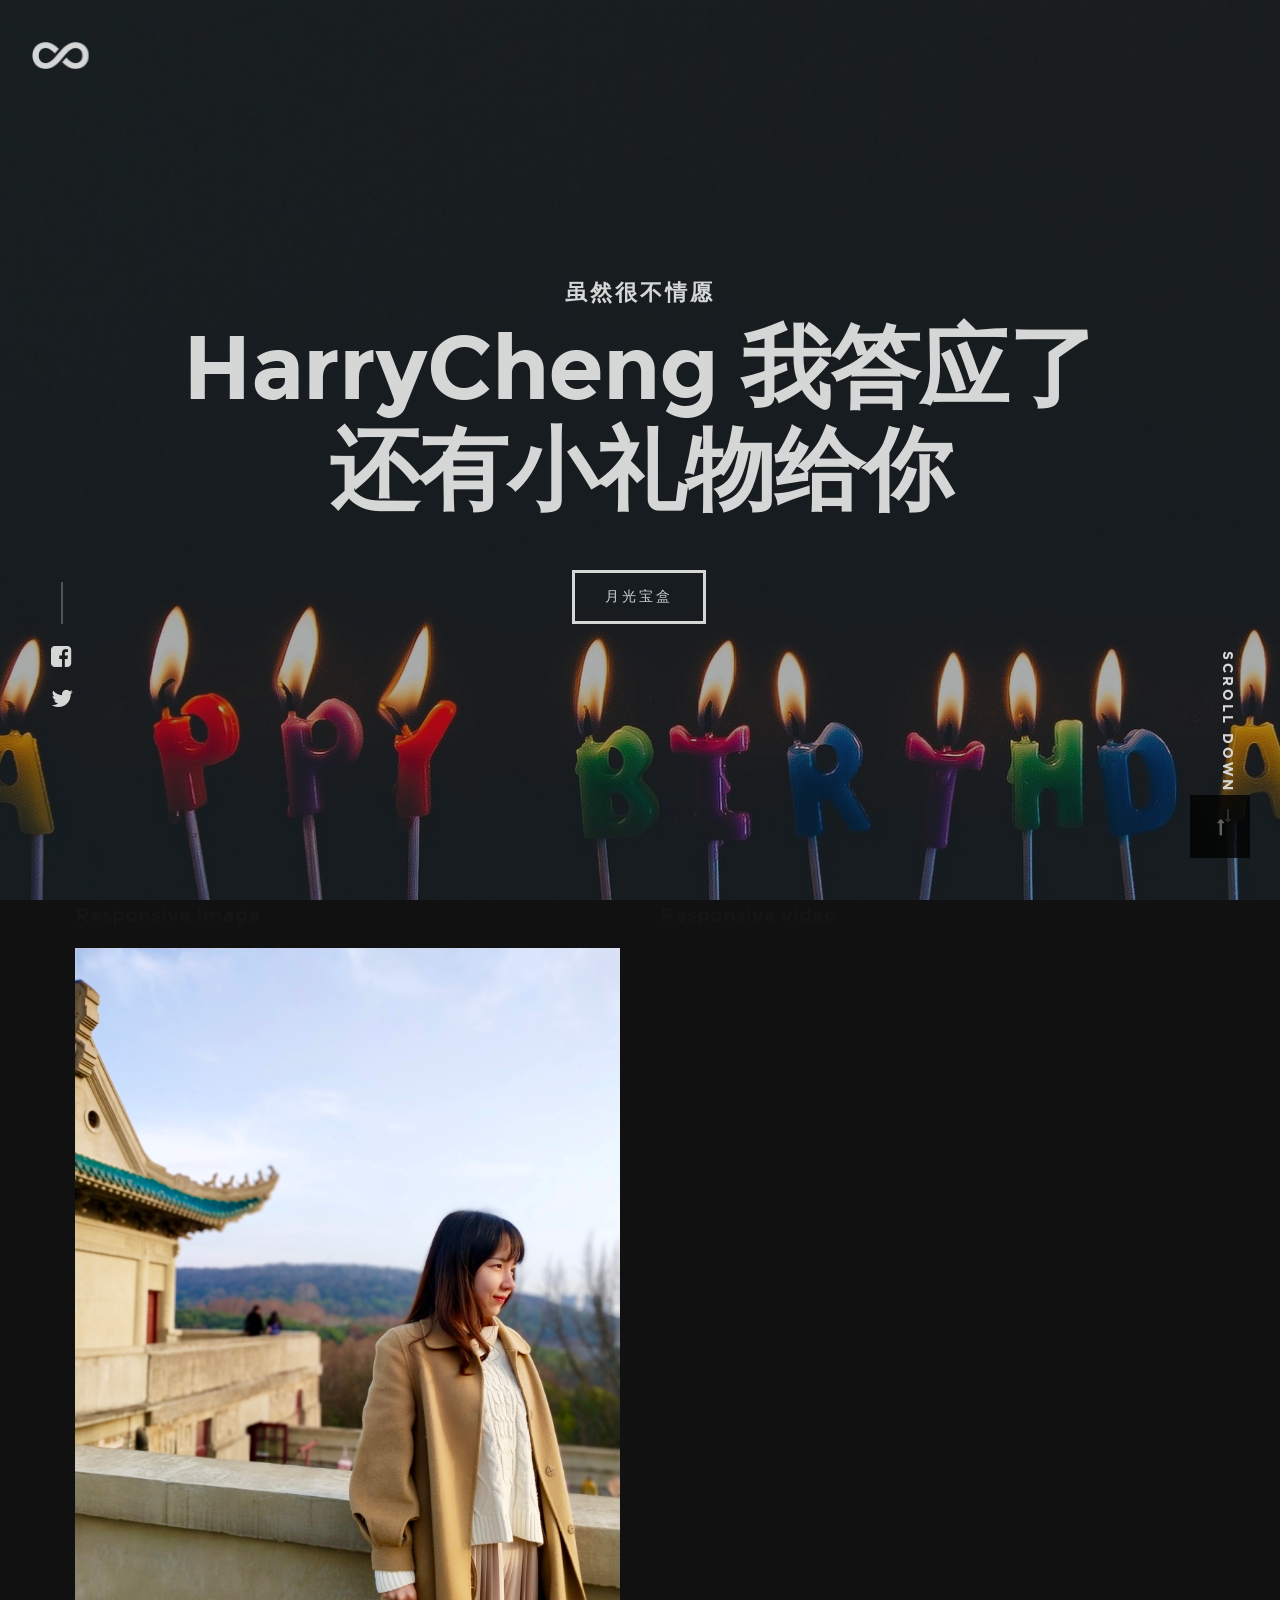
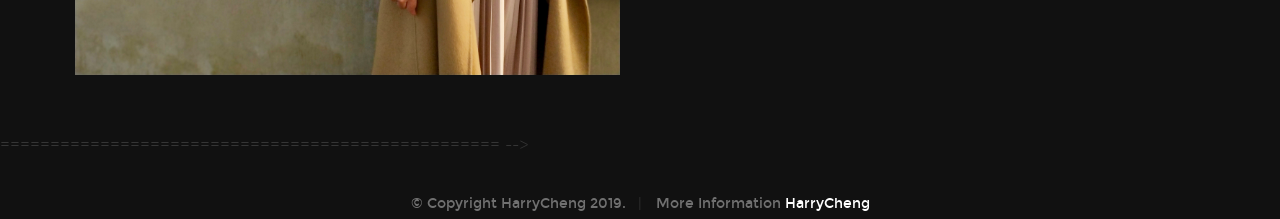
<file: target/classes/static/page/feedback.html>
<!DOCTYPE html>
<!--[if IE 8 ]><html class="no-js oldie ie8" lang="en"> <![endif]-->
<!--[if IE 9 ]><html class="no-js oldie ie9" lang="en"> <![endif]-->
<!--[if (gte IE 9)|!(IE)]><!--><html class="no-js" lang="en"> <!--<![endif]-->
<head>

   <!--- basic page needs
   ================================================== -->
   <meta charset="utf-8">
	<title>Style Guide - Infinity</title>
	<meta name="description" content="">  
	<meta name="author" content="">

   <!-- mobile specific metas
   ================================================== -->
	<meta name="viewport" content="width=device-width, initial-scale=1, maximum-scale=1">

 	<!-- CSS
   ================================================== -->
   <link rel="stylesheet" href="../css/base.css">
   <link rel="stylesheet" href="../css/vendor.css">
   <link rel="stylesheet" href="../css/main.css">

   <style type="text/css" media="screen">
   	#styles { 
   		background: white;
   		padding-top: 12rem;
   		padding-bottom: 12rem;
   	}      	
   </style>   

   <!-- script
   ================================================== -->
	<script src="../js/modernizr.js"></script>
	<script src="../js/pace.min.js"></script>

   <!-- favicons
	================================================== -->
	<link rel="shortcut icon" href="../favicon.ico" type="image/x-icon">
	<link rel="icon" href="../favicon.ico" type="image/x-icon">

</head>

<body id="top">

	<!-- header 
   ================================================== -->
   <header> 

   	<div class="header-logo">
	      <a href="../index.html">Infinity</a>
	   </div>

	</header> <!-- end header -->  


   <!-- home
   ================================================== -->
   <section id="home">

   	<div class="overlay"></div>

   	<div class="home-content-table">	
		   <div class="home-content-tablecell">
		   	<div class="row">
		   		<div class="col-twelve">		   			
			  		
			  				<h3 class="animate-intro">虽然很不情愿</h3>
				  			<h1 class="animate-intro">
							HarryCheng 我答应了  <br>
								还有小礼物给你
				  			</h1>	

				  			<div class="more animate-intro">
				  				<a class="smoothscroll button stroke" onclick="history.go(-1)">
				  					月光宝盒
				  				</a>
				  			</div>							

			  		</div> <!-- end col-twelve --> 
		   	</div> <!-- end row --> 
		   </div> <!-- end home-content-tablecell --> 		   
		</div> <!-- end home-content-table -->

		<ul class="home-social-list">
	      <li class="animate-intro">
	        	<a href="#"><i class="fa fa-facebook-square"></i></a>
	      </li>
	      <li class="animate-intro">
	        	<a href="#"><i class="fa fa-twitter"></i></a>
	      </li>
	      <li class="animate-intro">
	        	<a href="#"><i class="fa fa-instagram"></i></a>
	      </li>
         <li class="animate-intro">
           	<a href="#"><i class="fa fa-behance"></i></a>
         </li>
	      <li class="animate-intro">
	        	<a href="#"><i class="fa fa-dribbble"></i></a>
	      </li>	      
	   </ul> <!-- end home-social-list -->	

		<div class="scrolldown">
			<a href="#about" class="scroll-icon smoothscroll">		
		   	Scroll Down		   	
		   	<i class="fa fa-long-arrow-right" aria-hidden="true"></i>
			</a>
		</div>			
   
   </section> <!-- end home -->


	<section id="video">

		<div class="row half-bottom">

	      <div class="col-six tab-full">

      		<h3>Responsive Image</h3>
      		<p><img src="../images/shutterbug.jpg"></p>

      	</div>

      	<div class="col-six tab-full">

      		<h3>Responsive video</h3>

      		<div class="fluid-video-wrapper">
				<iframe src="//player.bilibili.com/player.html?aid=23944065&cid=40066905&page=1" width="600" height="450" scrolling="no" border="0" frameborder="no" framespacing="0" webkitallowfullscreen mozallowfullscreen allowfullscreen> </iframe>
            </div>

      	</div>
	      	
      </div> <!-- end row -->

	</section>

	================================================== -->
	<footer>
		<div class="footer-bottom">

			<div class="row">

				<div class="col-twelve">
					<div class="copyright">
						<span>© Copyright HarryCheng 2019.</span>
						<span>More Information <a href="https://github.com/HarryCheng365" target="_blank" title="harrycheng365">HarryCheng</a> </span>
					</div>
				</div>

			</div>

		</div> <!-- end footer-bottom -->

		<div id="go-top">
			<a class="smoothscroll" title="Back to Top" href="#top">
				<i class="fa fa-long-arrow-up" aria-hidden="true"></i>
			</a>
		</div>
	</footer>

	<div id="preloader">
		<div id="loader"></div>
	</div>

	<script src="../js/jquery-2.1.3.min.js"></script>
   <script src="../js/plugins.js"></script>
   <script src="../main.js"></script>

</body>

</html>
</file>
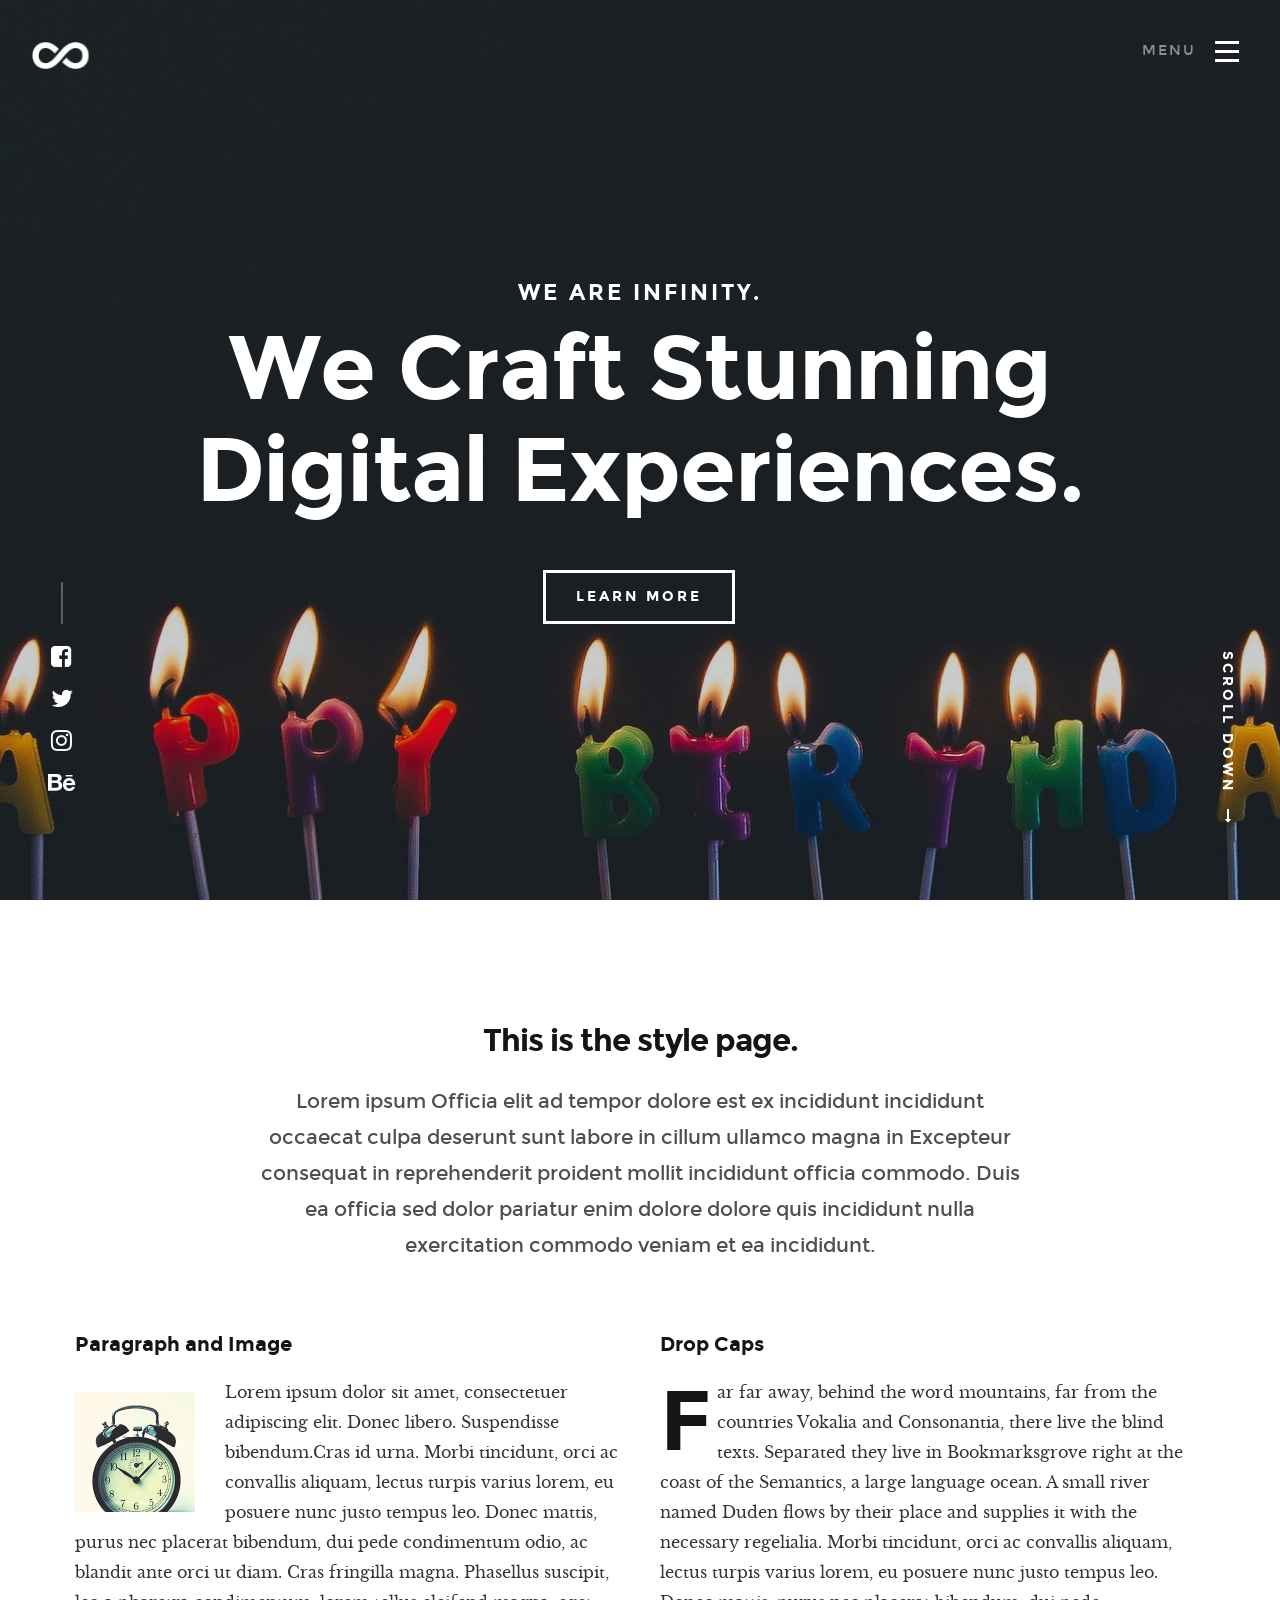
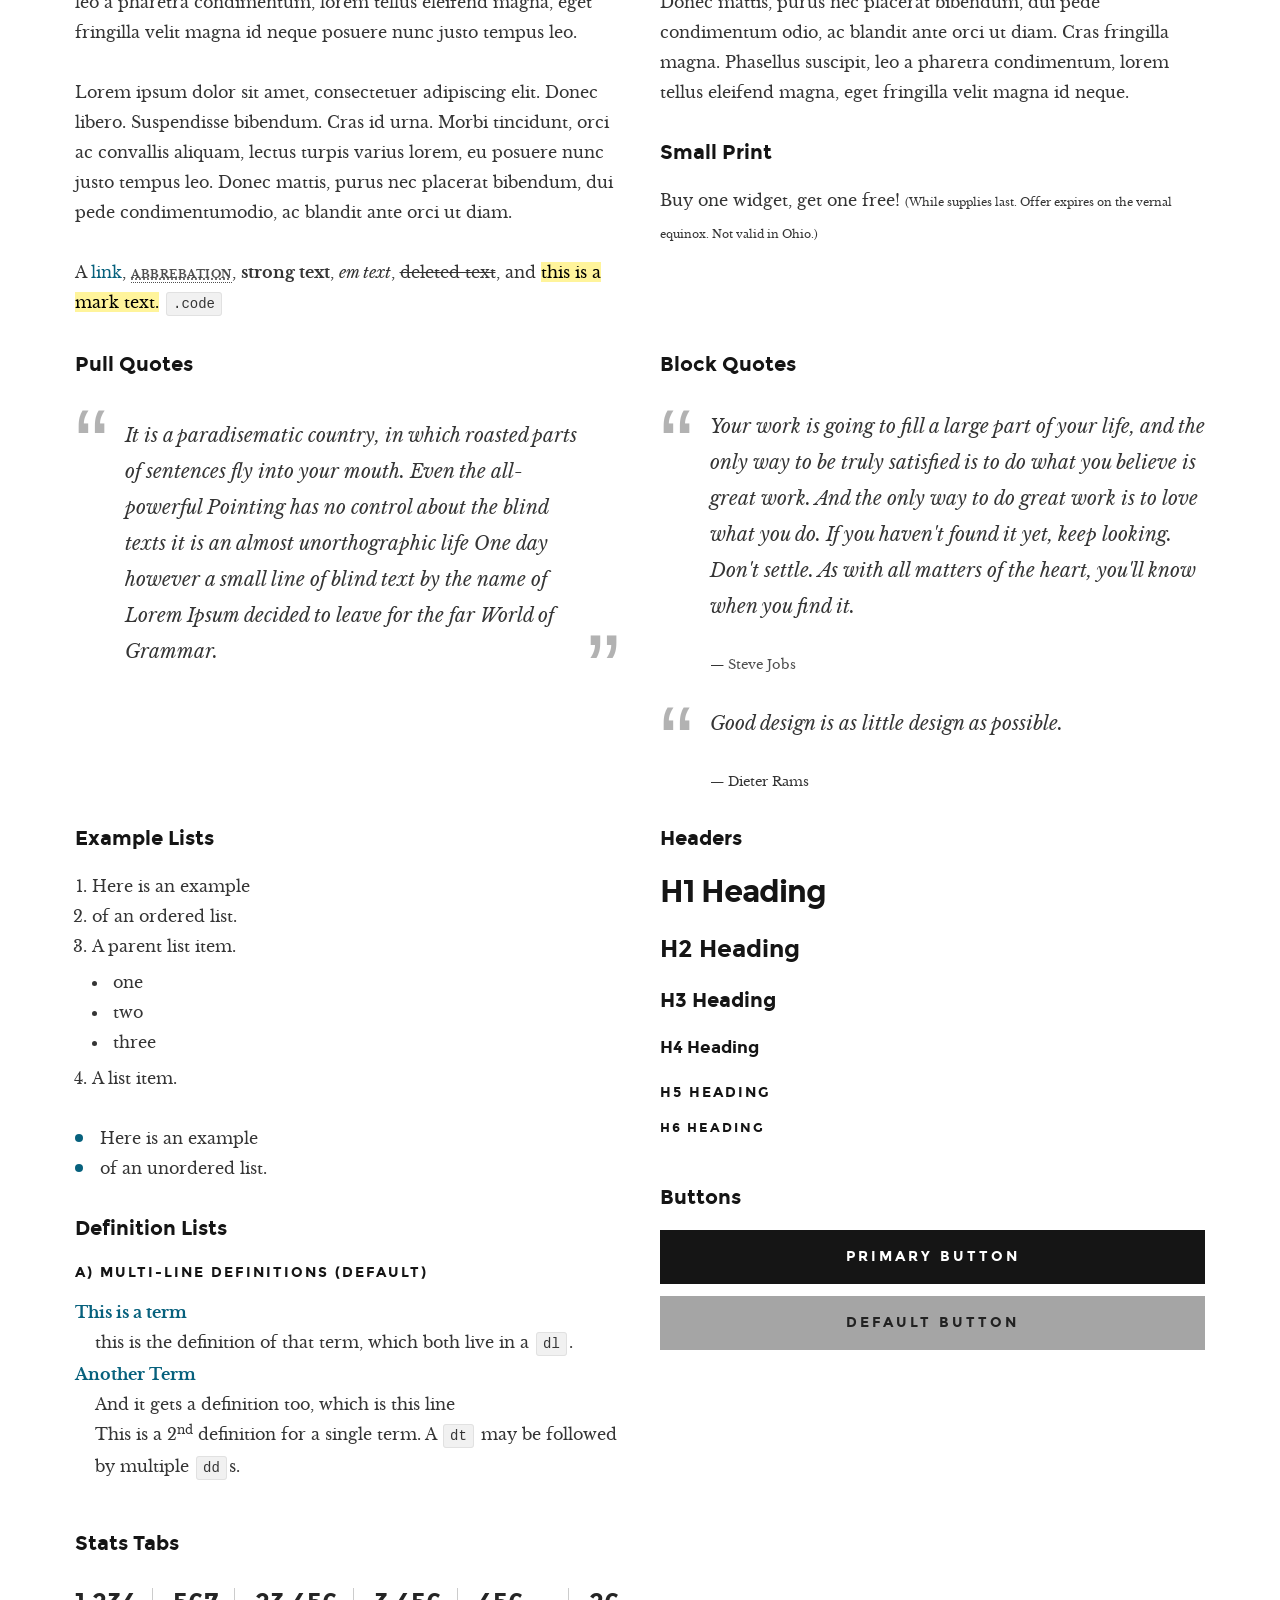
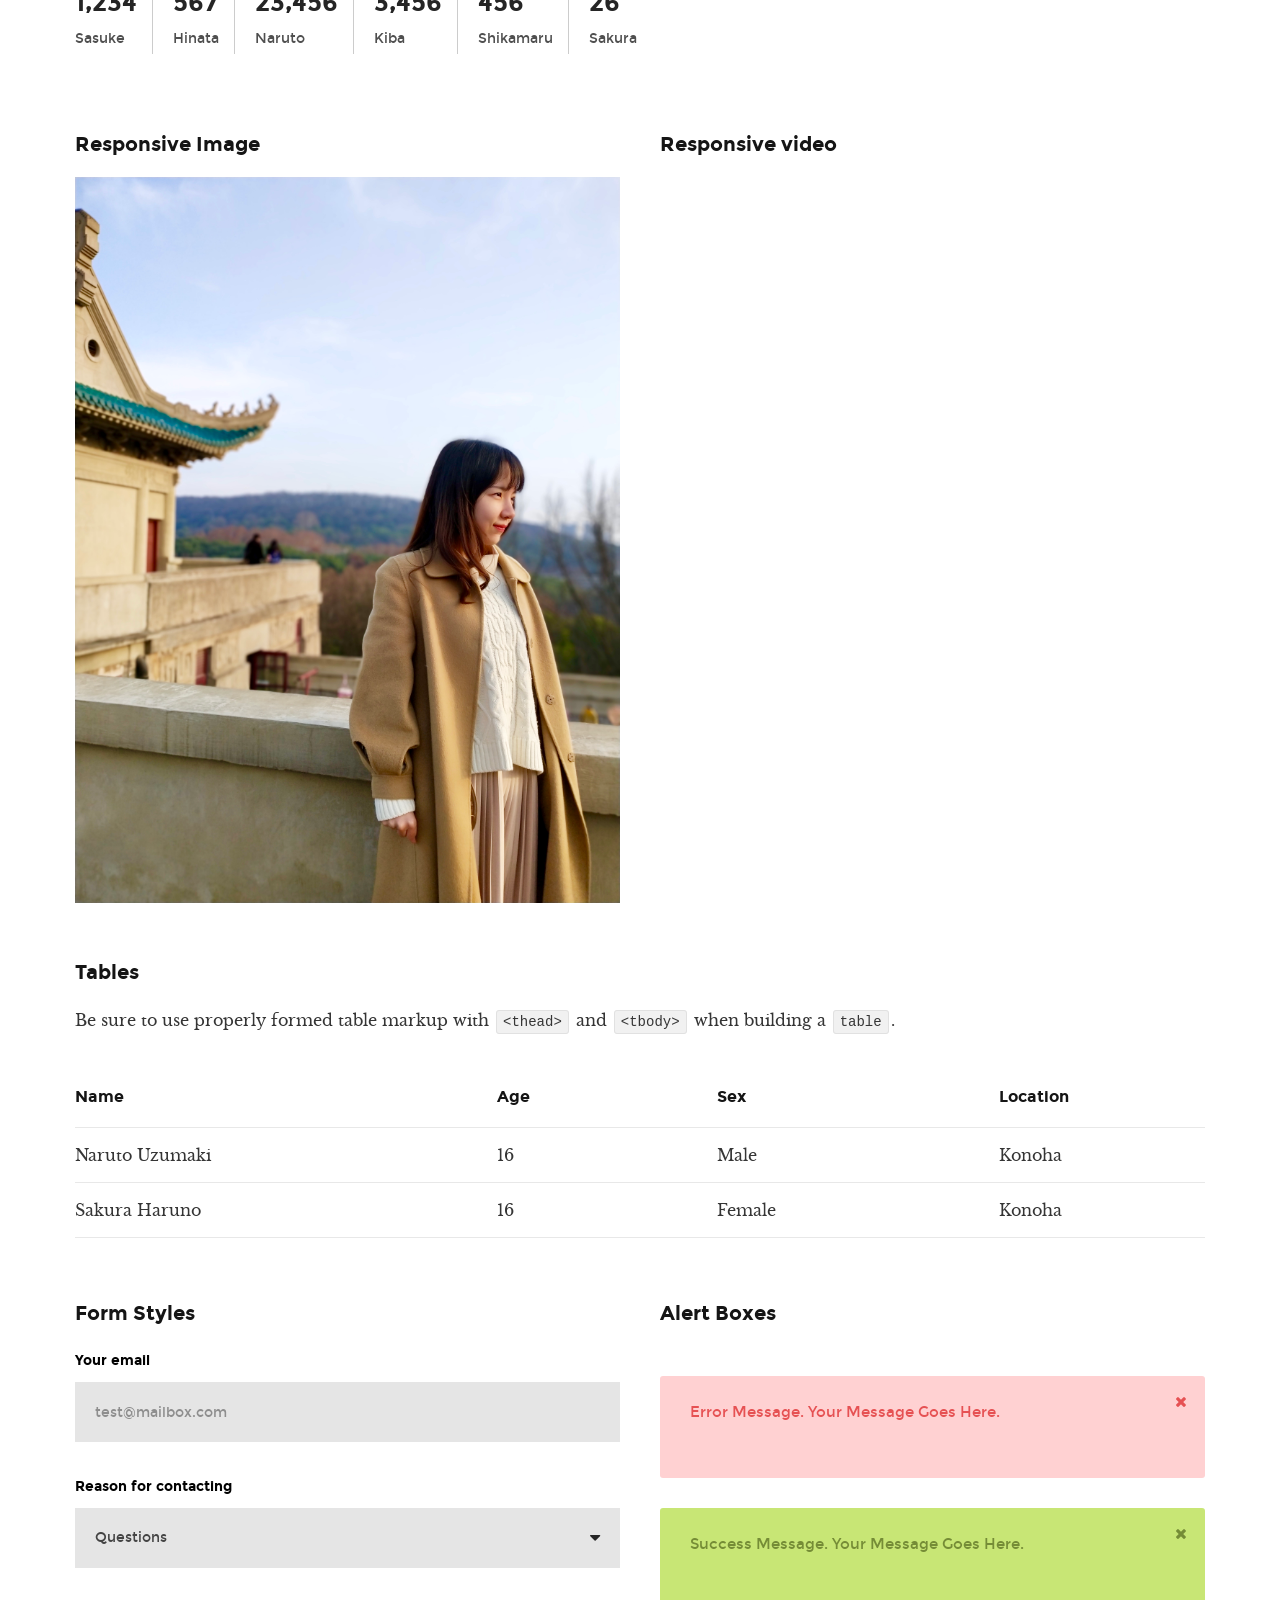
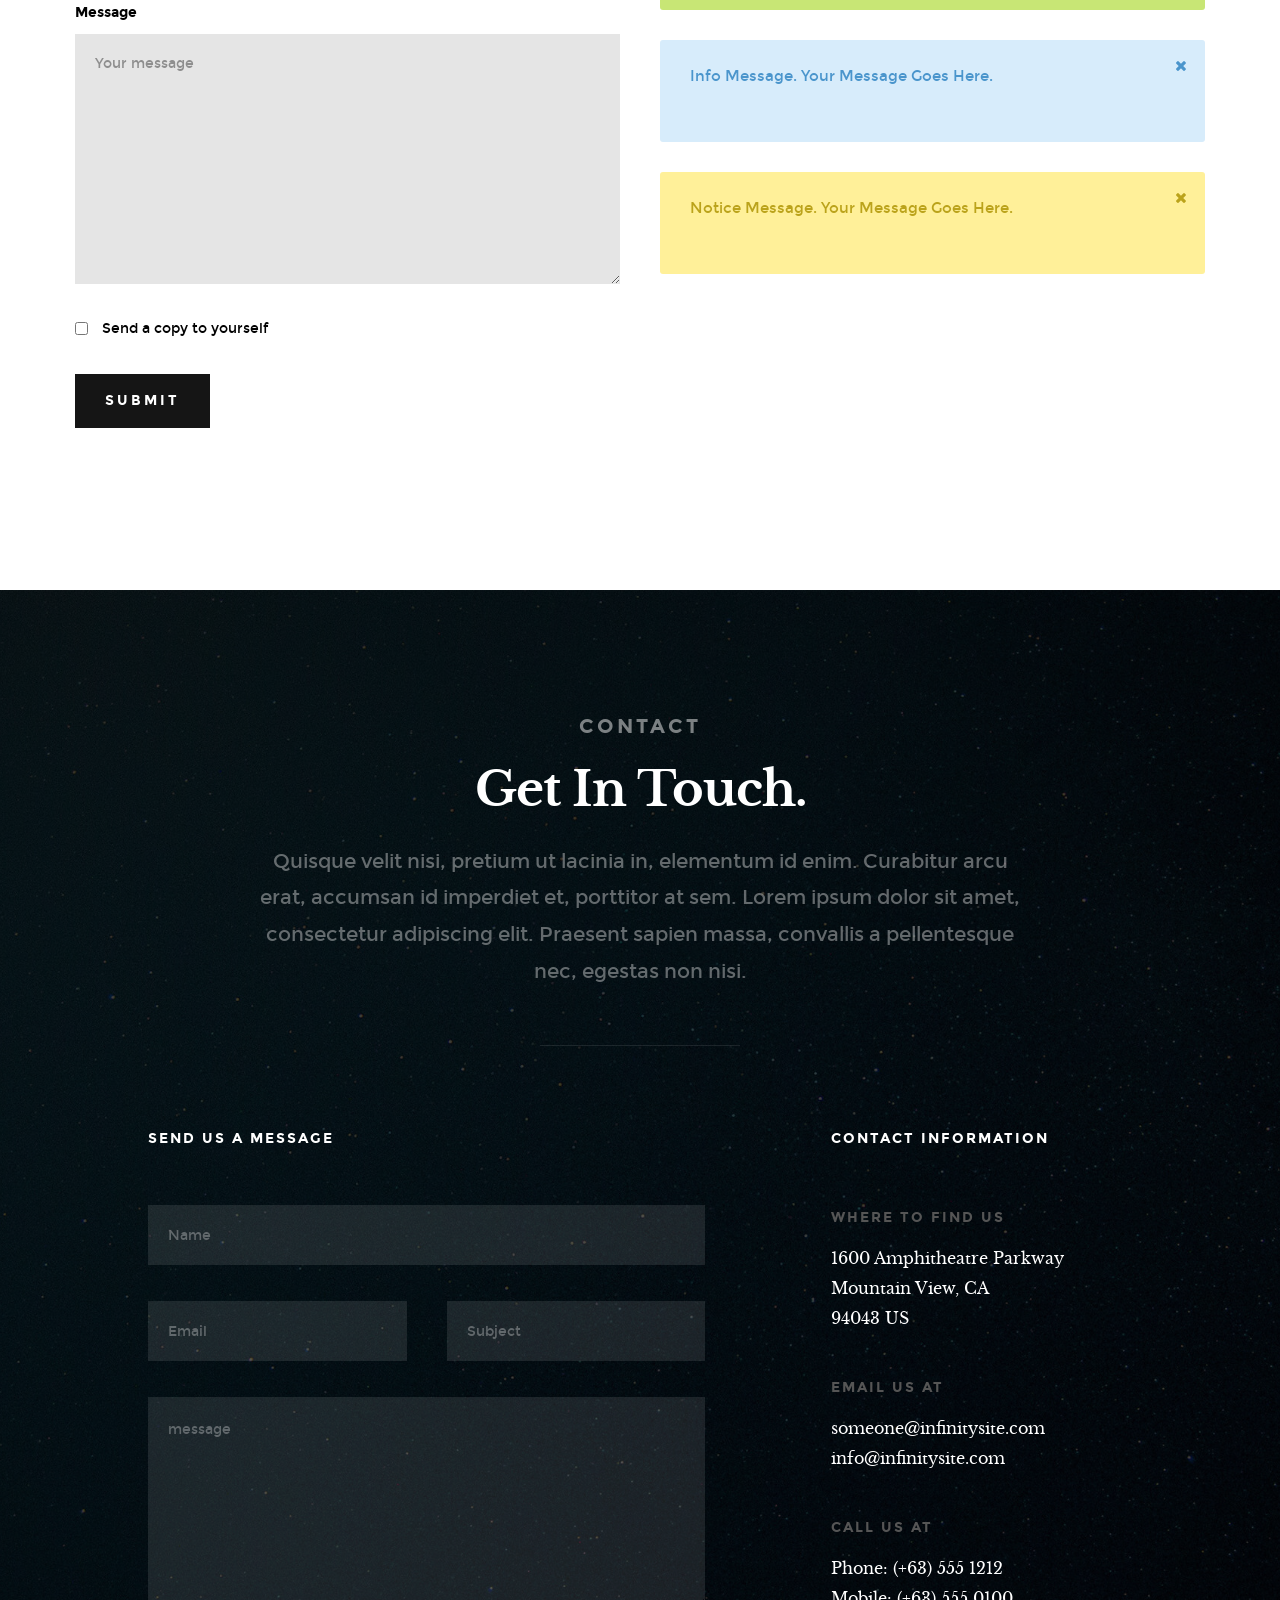
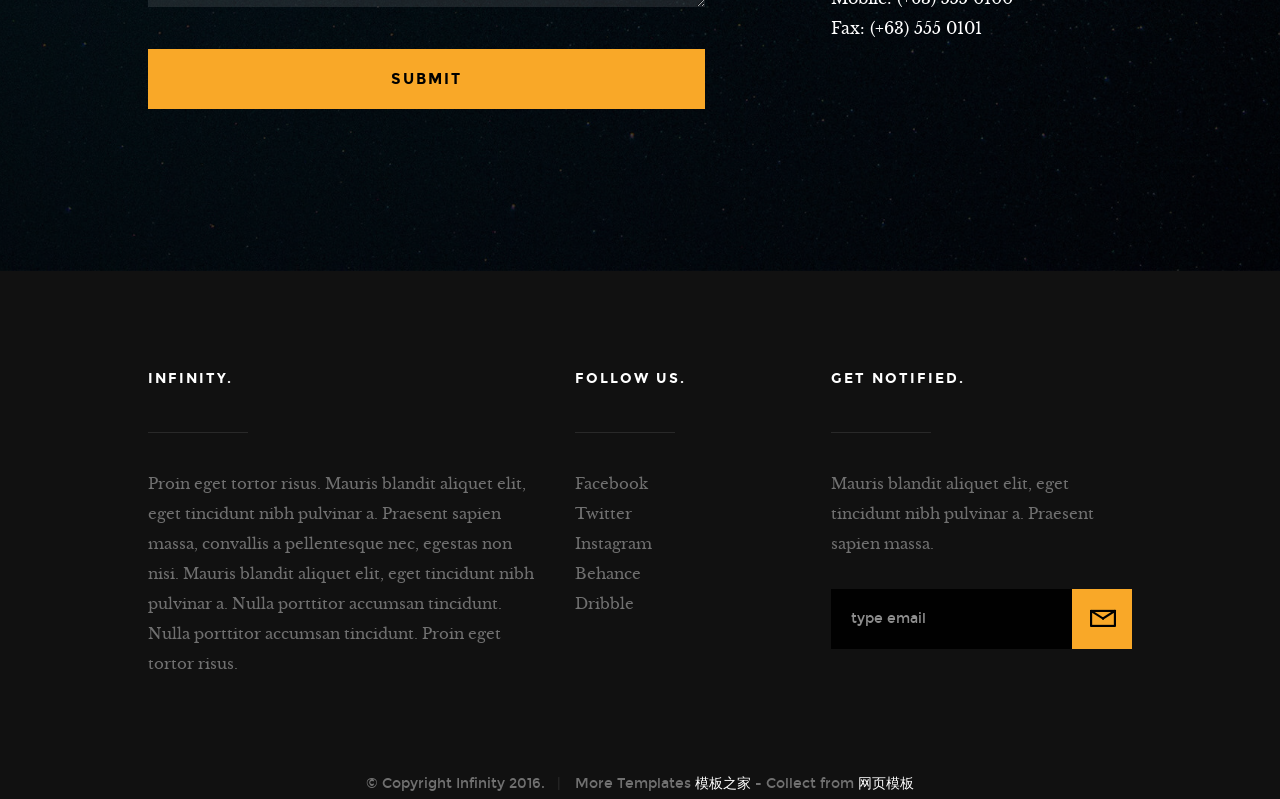
<file: target/classes/static/page/styles.html>
<!DOCTYPE html>
<!--[if IE 8 ]><html class="no-js oldie ie8" lang="en"> <![endif]-->
<!--[if IE 9 ]><html class="no-js oldie ie9" lang="en"> <![endif]-->
<!--[if (gte IE 9)|!(IE)]><!--><html class="no-js" lang="en"> <!--<![endif]-->
<head>

   <!--- basic page needs
   ================================================== -->
   <meta charset="utf-8">
	<title>Style Guide - Infinity</title>
	<meta name="description" content="">  
	<meta name="author" content="">

   <!-- mobile specific metas
   ================================================== -->
	<meta name="viewport" content="width=device-width, initial-scale=1, maximum-scale=1">

 	<!-- CSS
   ================================================== -->
   <link rel="stylesheet" href="../css/base.css">
   <link rel="stylesheet" href="../css/vendor.css">
   <link rel="stylesheet" href="../css/main.css">

   <style type="text/css" media="screen">
   	#styles { 
   		background: white;
   		padding-top: 12rem;
   		padding-bottom: 12rem;
   	}      	
   </style>   

   <!-- script
   ================================================== -->
	<script src="../js/modernizr.js"></script>
	<script src="../js/pace.min.js"></script>

   <!-- favicons
	================================================== -->
	<link rel="shortcut icon" href="../favicon.ico" type="image/x-icon">
	<link rel="icon" href="../favicon.ico" type="image/x-icon">

</head>

<body id="top">

	<!-- header 
   ================================================== -->
   <header> 

   	<div class="header-logo">
	      <a href="../index.html">Infinity</a>
	   </div> 

		<a id="header-menu-trigger" href="#0">
		 	<span class="header-menu-text">Menu</span>
		  	<span class="header-menu-icon"></span>
		</a> 

		<nav id="menu-nav-wrap">

			<a href="#0" class="close-button" title="close"><span>Close</span></a>	

	   	<h3>Infinity.</h3>  

			<ul class="nav-list">
				<li class="current"><a href="../index.html" title="">Home</a></li>
				<li><a href="../index.html#about" title="">About</a></li>
				<li><a href="../index.html#services" title="">Services</a></li>
				<li><a href="../index.html#portfolio" title="">Works</a></li>
				<li><a href="../index.html#contact" title="">Contact</a></li>
			</ul>	

			<p class="sponsor-text">
				Looking for an awesome and reliable webhosting? Try <a href="http://www.dreamhost.com/r.cgi?287326|STYLESHOUT">DreamHost</a>.
				Get <span>$50 off</span> when you sign up with the promocode <span>styleshout</span>. 
				<!-- Simply type	the promocode in the box labeled “Promo Code” when placing your order. -->
			</p>			

			<ul class="header-social-list">
	         <li>
	         	<a href="#"><i class="fa fa-facebook-square"></i></a>
	         </li>
	         <li>
	         	<a href="#"><i class="fa fa-twitter"></i></a>
	         </li>
	         <li>
	         	<a href="#"><i class="fa fa-instagram"></i></a>
	         </li>
            <li>
            	<a href="#"><i class="fa fa-behance"></i></a>
            </li>
	         <li>
	         	<a href="#"><i class="fa fa-dribbble"></i></a>
	         </li>	         
	      </ul>		

		</nav>  <!-- end #menu-nav-wrap -->

	</header> <!-- end header -->  


   <!-- home
   ================================================== -->
   <section id="home">

   	<div class="overlay"></div>

   	<div class="home-content-table">	
		   <div class="home-content-tablecell">
		   	<div class="row">
		   		<div class="col-twelve">		   			
			  		
			  				<h3 class="animate-intro">We Are Infinity.</h3>
				  			<h1 class="animate-intro">
							We Craft Stunning  <br>
							Digital Experiences.
				  			</h1>	

				  			<div class="more animate-intro">
				  				<a class="smoothscroll button stroke" href="#styles">
				  					Learn More
				  				</a>
				  			</div>							

			  		</div> <!-- end col-twelve --> 
		   	</div> <!-- end row --> 
		   </div> <!-- end home-content-tablecell --> 		   
		</div> <!-- end home-content-table -->

		<ul class="home-social-list">
	      <li class="animate-intro">
	        	<a href="#"><i class="fa fa-facebook-square"></i></a>
	      </li>
	      <li class="animate-intro">
	        	<a href="#"><i class="fa fa-twitter"></i></a>
	      </li>
	      <li class="animate-intro">
	        	<a href="#"><i class="fa fa-instagram"></i></a>
	      </li>
         <li class="animate-intro">
           	<a href="#"><i class="fa fa-behance"></i></a>
         </li>
	      <li class="animate-intro">
	        	<a href="#"><i class="fa fa-dribbble"></i></a>
	      </li>	      
	   </ul> <!-- end home-social-list -->	

		<div class="scrolldown">
			<a href="#about" class="scroll-icon smoothscroll">		
		   	Scroll Down		   	
		   	<i class="fa fa-long-arrow-right" aria-hidden="true"></i>
			</a>
		</div>			
   
   </section> <!-- end home -->


   <!-- styles
   ================================================== -->
	<section id="styles">
		
		<div class="row narrow add-bottom text-center">

   		<div class="col-twelve tab-full">

   			<h1>This is the style page.</h1>

   			<p class="lead">Lorem ipsum Officia elit ad tempor dolore est ex incididunt incididunt occaecat culpa deserunt sunt labore in cillum ullamco magna in Excepteur consequat in reprehenderit proident mollit incididunt officia commodo.
   			Duis ea officia sed dolor pariatur enim dolore dolore quis incididunt nulla exercitation commodo veniam et ea incididunt.</p>   			

   		</div>

     	</div>

     	<div class="row">

     		<div class="col-six tab-full">

		     	<h3>Paragraph and Image</h3>

		      <p><a href="#"><img width="120" height="120" class="pull-left" alt="sample-image" src="../images/sample-image.jpg"></a>
		  		Lorem ipsum dolor sit amet, consectetuer adipiscing elit. Donec libero. Suspendisse bibendum.Cras id urna. Morbi tincidunt, orci ac convallis aliquam, lectus turpis varius lorem, eu posuere nunc justo tempus leo. Donec mattis, purus nec placerat bibendum, dui pede condimentum odio, ac blandit ante orci ut diam. Cras fringilla magna. Phasellus suscipit, leo a pharetra condimentum, lorem tellus eleifend magna, eget fringilla velit magna id neque posuere nunc justo tempus leo. </p>

		  		<p>
		  		Lorem ipsum dolor sit amet, consectetuer adipiscing elit. Donec libero. Suspendisse bibendum. Cras id urna. Morbi tincidunt, orci ac convallis aliquam, lectus turpis varius lorem, eu posuere nunc justo tempus leo. Donec mattis, purus nec placerat bibendum, dui pede condimentumodio, ac blandit ante orci ut diam.	
	 			</p>

	         <p>A <a href="#">link</a>,
	  			<abbr title="this really isn't a very good description">abbrebation</abbr>,
	  			<strong>strong text</strong>,
	         <em>em text</em>,
	  			<del>deleted text</del>, and
	         <mark>this is a mark text.</mark>
	         <code>.code</code>
	         </p>

	      </div>

	      <div class="col-six tab-full">

	         <h3>Drop Caps</h3>

		      <p class="drop-cap">Far far away, behind the word mountains, far from the countries Vokalia and Consonantia,
		      there live the blind texts. Separated they live in Bookmarksgrove right at the coast of the
		      Semantics, a large language ocean. A small river named Duden flows by their place and supplies it with the necessary regelialia. Morbi tincidunt, orci ac convallis aliquam, lectus turpis varius lorem, eu	posuere nunc justo tempus leo. Donec mattis, purus nec placerat bibendum, dui pede condimentum odio, ac blandit ante orci ut diam. Cras fringilla magna. Phasellus suscipit, leo a pharetra condimentum, lorem tellus eleifend magna, eget fringilla velit magna id neque.
				</p>

			   <h3>Small Print</h3>

			   <p>Buy one widget, get one free!
				<small>(While supplies last. Offer expires on the vernal equinox. Not valid in Ohio.)</small>
				</p>

			</div>	         

		</div> <!-- end row -->

		<div class="row">

		  	<div class="col-six tab-full">

		      <h3>Pull Quotes</h3>

		      <aside class="pull-quote">
				   <blockquote>
					   <p>It is a paradisematic country, in which roasted parts of
		            sentences fly into your mouth. Even the all-powerful Pointing has no control about the blind
		            texts it is an almost unorthographic life One day however a small line of blind text by the name
		            of Lorem Ipsum decided to leave for the far World of Grammar.</p>
					</blockquote>
				</aside>

		   </div>

		   <div class="col-six tab-full">

		      <h3>Block Quotes</h3>

		      <blockquote cite="http://where-i-got-my-info-from.com">
				   <p>Your work is going to fill a large part of your life, and the only way to be truly satisfied is
		         to do what you believe is great work. And the only way to do great work is to love what you do.
		         If you haven't found it yet, keep looking. Don't settle. As with all matters of the heart, you'll know when you find it.
		         </p>
					<cite>
					   <a href="#">Steve Jobs</a>
					</cite>
			   </blockquote>

		      <blockquote>
		         <p>Good design is as little design as possible.</p>
		         <cite>Dieter Rams</cite>
		      </blockquote>

		   </div>

		</div> <!-- end row -->

		<div class="row half-bottom">

			<div class="col-six tab-full">

			   <h3>Example Lists</h3>

			   <ol>
				   <li>Here is an example</li>
				   <li>of an ordered list.</li>
				   <li>A parent list item.
					  	<ul>
				  			<li>one</li>
				  			<li>two</li>
					   	<li>three</li>
					   </ul>
					</li>
					<li>A list item.</li>
				</ol>

			   <ul class="disc">
				   <li>Here is an example</li>
				   <li>of an unordered list.</li>
				</ul>	

				<h3>Definition Lists</h3>	            

			   <h5>a) Multi-line Definitions (default)</h5>

			   <dl>
				   <dt><strong>This is a term</strong></dt>
				      <dd>this is the definition of that term, which both live in a <code>dl</code>.</dd>
				   <dt><strong>Another Term</strong></dt>
				      <dd>And it gets a definition too, which is this line</dd>
				      <dd>This is a 2<sup>nd</sup> definition for a single term. A <code>dt</code> may be followed by multiple <code>dd</code>s.</dd>
			   </dl>

		   </div>

		   <div class="col-six tab-full">		                  

		      <h3>Headers</h3>

		      <h1>H1 Heading</h1>
		      <h2>H2 Heading</h2>
		      <h3>H3 Heading</h3>
		      <h4>H4 Heading</h4>
		      <h5>H5 Heading</h5>
		      <h6>H6 Heading</h6>

		      <br>

		      <h3>Buttons</h3>

		    	<p>
		     		<a class="button button-primary full-width" href="#">Primary Button</a>
		     		<a class="button full-width" href="#">Default Button</a>
		     	</p>

		   </div>

		</div> <!-- end row -->

		<div class="row half-bottom">

		   <div class="col-twelve">

		    	<h3>Stats Tabs</h3>

		      <ul class="stats-tabs">
				   <li><a href="#">1,234 <em>Sasuke</em></a></li>
				   <li><a href="#">567 <em>Hinata</em></a></li>
				   <li><a href="#">23,456 <em>Naruto</em></a></li>
				   <li><a href="#">3,456 <em>Kiba</em></a></li>
				   <li><a href="#">456 <em>Shikamaru</em></a></li>
				   <li><a href="#">26 <em>Sakura</em></a></li>
				</ul>	      		

		   </div>	      	

		</div> <!-- end row -->

		<div class="row half-bottom">

	      <div class="col-six tab-full">

      		<h3>Responsive Image</h3>
      		<p><img src="../images/shutterbug.jpg"></p>

      	</div>

      	<div class="col-six tab-full">

      		<h3>Responsive video</h3>

      		<div class="fluid-video-wrapper">
               <iframe src="http://player.vimeo.com/video/14592941?title=0&amp;byline=0&amp;portrait=0&amp;color=F64B39" width="500" height="281" frameborder="0" webkitallowfullscreen mozallowfullscreen allowfullscreen></iframe> 
            </div>

      	</div>
	      	
      </div> <!-- end row -->

      <div class="row add-bottom">

	      <div class="col-twelve">

	      	<h3>Tables</h3>
	      	<p>Be sure to use properly formed table markup with <code>&lt;thead&gt;</code> and <code>&lt;tbody&gt;</code> when building a <code>table</code>.</p>

	      	<div class="table-responsive">

	      		<table>
						<thead>
						   <tr>
						 		<th>Name</th>
						      <th>Age</th>
						      <th>Sex</th>
						      <th>Location</th>					    
						   </tr>
						</thead>
						<tbody>
						   <tr>
						      <td>Naruto Uzumaki</td>
						      <td>16</td>
						      <td>Male</td>
						      <td>Konoha</td>					    
						   </tr>
						   <tr>
						      <td>Sakura Haruno</td>
						      <td>16</td>
						      <td>Female</td>
						      <td>Konoha</td>			    
						   </tr>
						</tbody>
				   </table>

	      	</div>     		

	      </div>
	      	
	   </div> <!-- end row -->

	   <div class="row">

		   <div class="col-six tab-full">

		      <h3>Form Styles</h3>

		      <form>
			     	<div>
			        	<label for="sampleInput">Your email</label>
			        	<input class="full-width" type="email" placeholder="test@mailbox.com" id="sampleInput">
			      </div>
			      <div>
			        	<label for="sampleRecipientInput">Reason for contacting</label>
			        	<div class="ss-custom-select">
			        		<select class="full-width" id="sampleRecipientInput">
				        		<option value="Option 1">Questions</option>
				        		<option value="Option 2">Report</option>
				        		<option value="Option 3">Others</option>
				        	</select>
			        	</div>			         	
			      </div>
			       
			     	<label for="exampleMessage">Message</label>
			     	<textarea class="full-width" placeholder="Your message" id="exampleMessage"></textarea>

			     	<label class="add-bottom">
			        	<input type="checkbox">			            
			        	<span class="label-text">Send a copy to yourself</span>
			     	</label>
			       
			     	<input class="button-primary" type="submit" value="Submit">

			   </form>	            

		   </div>

		   <div class="col-six tab-full">

		   	<h3>Alert Boxes</h3> 

		   	<br>
			        
            <div class="alert-box ss-error hideit">
		        <p>Error Message. Your Message Goes Here.</p>
		        <i class="fa fa-times close"></i>
		      </div><!-- /error -->
			        
		      <div class="alert-box ss-success hideit">
		        <p>Success Message. Your Message Goes Here.</p>
		        <i class="fa fa-times close"></i>
		      </div><!-- /success -->
			        
		      <div class="alert-box ss-info hideit">
		         <p>Info Message. Your Message Goes Here.</p>
		         <i class="fa fa-times close"></i>
		      </div><!-- /info -->
			        
		      <div class="alert-box ss-notice hideit">
		        <p>Notice Message. Your Message Goes Here.</p>
		        <i class="fa fa-times close"></i>
		      </div><!-- /notice -->
		        
		   </div>	         

		</div> <!-- end row -->

	</section> <!-- end styles -->   


	<!-- contact
   ================================================== -->
   <section id="contact">

      <div class="overlay"></div>

		<div class="row narrow section-intro with-bottom-sep animate-this">
   		<div class="col-twelve">
   			<h3>Contact</h3>
   			<h1>Get In Touch.</h1>

   			<p class="lead">Quisque velit nisi, pretium ut lacinia in, elementum id enim. Curabitur arcu erat, accumsan id imperdiet et, porttitor at sem. Lorem ipsum dolor sit amet, consectetur adipiscing elit. Praesent sapien massa, convallis a pellentesque nec, egestas non nisi.</p>
   		</div> 
   	</div> <!-- end section-intro -->

   	<div class="row contact-content">

   		<div class="col-seven tab-full animate-this">

   			<h5>Send Us A Message</h5>

            <!-- form -->
            <form name="contactForm" id="contactForm" method="post">     			

               <div class="form-field">
 					   <input name="contactName" type="text" id="contactName" placeholder="Name" value="" minlength="2" required="">
               </div>

               <div class="row">
                 	<div class="col-six tab-full">
                 		<div class="form-field">
                 			<input name="contactEmail" type="email" id="contactEmail" placeholder="Email" value="" required="">
                 		</div>		      			   
		            </div>
	            	<div class="col-six tab-full">	            
	            		<div class="form-field">
	            			<input name="contactSubject" type="text" id="contactSubject" placeholder="Subject" value="">
	                  </div>		     				   
		            </div>
               </div>
                                         
               <div class="form-field">
	              	<textarea name="contactMessage" id="contactMessage" placeholder="message" rows="10" cols="50" required=""></textarea>
	            </div> 

               <div class="form-field">
                  <button class="submitform">Submit</button>

                  <div id="submit-loader">
                     <div class="text-loader">Sending...</div>                             
       			      <div class="s-loader">
							  	<div class="bounce1"></div>
							  	<div class="bounce2"></div>
							  	<div class="bounce3"></div>
							</div>
						</div>
               </div>

      		</form> <!-- end form -->

            <!-- contact-warning -->
            <div id="message-warning"></div> 

            <!-- contact-success -->
      		<div id="message-success">
               <i class="fa fa-check"></i>Your message was sent, thank you!<br>
      		</div>

         </div> <!-- end col-seven --> 

         <div class="col-four tab-full contact-info end animate-this">

         	<h5>Contact Information</h5>

         	<div class="cinfo">
	   			<h6>Where to Find Us</h6>
	   			<p>
	            	1600 Amphitheatre Parkway<br>
	            	Mountain View, CA<br>
	            	94043 US
	            </p>
	   		</div> <!-- end cinfo -->

	   		<div class="cinfo">
	   			<h6>Email Us At</h6>
	   			<p>
	   				someone@infinitysite.com<br>
				   	info@infinitysite.com			     
				   </p>
	   		</div> <!-- end cinfo -->

	   		<div class="cinfo">
	   			<h6>Call Us At</h6>
	   			<p>
	   				Phone: (+63) 555 1212<br>
				   	Mobile: (+63) 555 0100<br>
				     	Fax: (+63) 555 0101
				   </p>
	   		</div>

         </div> <!-- end cinfo --> 

   	</div> <!-- end row contact-content -->
		
	</section> <!-- end contact -->


	<!-- footer
   ================================================== -->
	<footer>
     	<div class="footer-main">

   		<div class="row">  

	      	<div class="col-five tab-full footer-about">       

	            <h4 class="h05">Infinity.</h4>

	            <p>Proin eget tortor risus. Mauris blandit aliquet elit, eget tincidunt nibh pulvinar a. Praesent sapien massa, convallis a pellentesque nec, egestas non nisi. Mauris blandit aliquet elit, eget tincidunt nibh pulvinar a. Nulla porttitor accumsan tincidunt. Nulla porttitor accumsan tincidunt. Proin eget tortor risus.</p>	            

		      </div> <!-- end footer-about -->

	      	<div class="col-three tab-full footer-social">

	      		<h4 class="h05">Follow Us.</h4>

	      		<ul class="list-links">
	      			<li><a href="#">Facebook</a></li>
						<li><a href="#">Twitter</a></li>
						<li><a href="#">Instagram</a></li>
						<li><a href="#">Behance</a></li>
						<li><a href="#">Dribble</a></li>						
					</ul>

	      	</div> <!-- end footer-social -->  

	      	<div class="col-four tab-full footer-subscribe end">

	      		<h4 class="h05">Get Notified.</h4>

	      		<p>Mauris blandit aliquet elit, eget tincidunt nibh pulvinar a. Praesent sapien massa.</p>

	      		<div class="subscribe-form">
	      	
	      			<form id="mc-form" class="group" novalidate="true">

							<input type="email" value="" name="dEmail" class="email" id="mc-email" placeholder="type email" required=""> 
	   		
			   			<!-- <input type="submit" name="subscribe" > -->
			   			<button><i class="icon-mail"></i></button>
		   	
		   				<label for="mc-email" class="subscribe-message"></label>
			
						</form>

	      		</div>
	      	           	
	      	</div> <!-- end footer-subscribe -->      	    

	      </div> <!-- end row -->

   	</div> <!-- end footer-main -->

   	<div class="footer-bottom">

      	<div class="row">

      		<div class="col-twelve">
	      		<div class="copyright">
		         	<span>© Copyright Infinity 2016.</span> 
		         	<span>More Templates <a href="http://www.cssmoban.com/" target="_blank" title="模板之家">模板之家</a> - Collect from <a href="http://www.cssmoban.com/" title="网页模板" target="_blank">网页模板</a></span>		         	
		         </div>		               
	      	</div>

      	</div>   	

      </div> <!-- end footer-bottom -->

      <div id="go-top">
		   <a class="smoothscroll" title="Back to Top" href="#top">
		   	<i class="fa fa-long-arrow-up" aria-hidden="true"></i>
		   </a>
		</div>		
   </footer>

   <div id="preloader"> 
    	<div id="loader"></div>
   </div> 

   <!-- Java Script
   ================================================== --> 
   <script src="../js/jquery-2.1.3.min.js"></script>
   <script src="../js/plugins.js"></script>
   <script src="../main.js"></script>

</body>

</html>
</file>
<file: target/classes/static/css/base.css>
/* =================================================================== 
 *
 *  Infinity v1.0 Base Stylesheet
 *  01-02-2017
 *  ------------------------------------------------------------------
 *  TOC:
 *  01. reset
 *  02. basic/base setup styles
 *  03. grid
 *  04. MISC
 *
 * =================================================================== */

/* ===================================================================
 *  01. reset - normalize.css v3.0.2 | MIT License | git.io/normalize
 *
 * ------------------------------------------------------------------- */
html {
  font-family: sans-serif;
  -ms-text-size-adjust: 100%;
  -webkit-text-size-adjust: 100%;
}

body {
  margin: 0;
}

article,
aside,
details,
figcaption,
figure,
footer,
header,
hgroup,
main,
menu,
nav,
section,
summary {
  display: block;
}

audio, canvas, progress, video {
  display: inline-block;
  vertical-align: baseline;
}

audio:not([controls]) {
  display: none;
  height: 0;
}

[hidden],
template {
  display: none;
}

a {
  background: transparent;
}

a:active, a:hover {
  outline: 0;
}

abbr[title] {
  border-bottom: 1px dotted;
}

b, strong {
  font-weight: bold;
}

dfn {
  font-style: italic;
}

h1 {
  font-size: 2em;
  margin: 0.67em 0;
}

mark {
  background: #ff0;
  color: #000;
}

small {
  font-size: 80%;
}

sub,
sup {
  font-size: 75%;
  line-height: 0;
  position: relative;
  vertical-align: baseline;
}

sup {
  top: -0.5em;
}

sub {
  bottom: -0.25em;
}

img {
  border: 0;
}

svg:not(:root) {
  overflow: hidden;
}

figure {
  margin: 1em 40px;
}

hr {
  -moz-box-sizing: content-box;
  box-sizing: content-box;
  height: 0;
}

pre {
  overflow: auto;
}

code,
kbd,
pre,
samp {
  font-family: monospace, monospace;
  font-size: 1em;
}

button, input, optgroup,
select, textarea {
  color: inherit;
  font: inherit;
  margin: 0;
}

button {
  overflow: visible;
}

button, select {
  text-transform: none;
}

button,
html input[type="button"],
input[type="reset"],
input[type="submit"] {
  -webkit-appearance: button;
  cursor: pointer;
}

button[disabled],
html input[disabled] {
  cursor: default;
}

button::-moz-focus-inner,
input::-moz-focus-inner {
  border: 0;
  padding: 0;
}

input {
  line-height: normal;
}

input[type="checkbox"],
input[type="radio"] {
  box-sizing: border-box;
  padding: 0;
}

input[type="number"]::-webkit-inner-spin-button,
input[type="number"]::-webkit-outer-spin-button {
  height: auto;
}

input[type="search"] {
  -webkit-appearance: textfield;
  -moz-box-sizing: content-box;
  -webkit-box-sizing: content-box;
  box-sizing: content-box;
}

input[type="search"]::-webkit-search-cancel-button,
input[type="search"]::-webkit-search-decoration {
  -webkit-appearance: none;
}

fieldset {
  border: 1px solid #c0c0c0;
  margin: 0 2px;
  padding: 0.35em 0.625em 0.75em;
}

legend {
  border: 0;
  padding: 0;
}

textarea {
  overflow: auto;
}

optgroup {
  font-weight: bold;
}

table {
  border-collapse: collapse;
  border-spacing: 0;
}

td, th {
  padding: 0;
}

/* ===================================================================
 *  02. basic/base setup styles - (_basic.scss)
 *
 * ------------------------------------------------------------------- */
html {
  font-size: 62.5%;
  box-sizing: border-box;
}

*,
*::before,
*::after {
  box-sizing: inherit;
}

body {
  font-weight: normal;
  line-height: 1;
  text-rendering: optimizeLegibility;
  word-wrap: break-word;
  -webkit-overflow-scrolling: touch;
  -webkit-text-size-adjust: none;
}

body, input, button {
  -moz-osx-font-smoothing: grayscale;
  -webkit-font-smoothing: antialiased;
}

/* ------------------------------------------------------------------- 
 * Media - (_basic.scss)
 * ------------------------------------------------------------------- */
img, video {
  max-width: 100%;
  height: auto;
}

/* ------------------------------------------------------------------- 
 * Typography resets - (_basic.scss)
 * ------------------------------------------------------------------- */
div, dl, dt, dd, ul, ol, li, h1, h2, h3, h4, h5, h6, pre, form, p, blockquote, th, td {
  margin: 0;
  padding: 0;
}

h1, h2, h3, h4, h5, h6 {
  -webkit-font-variant-ligatures: common-ligatures;
  -moz-font-variant-ligatures: common-ligatures;
  font-variant-ligatures: common-ligatures;
  text-rendering: optimizeLegibility;
}

em, i {
  font-style: italic;
  line-height: inherit;
}

strong, b {
  font-weight: bold;
  line-height: inherit;
}

small {
  font-size: 60%;
  line-height: inherit;
}

ol, ul {
  list-style: none;
}

li {
  display: block;
}

/* ------------------------------------------------------------------- 
 * links - (_basic.scss)
 * ------------------------------------------------------------------- */
a {
  text-decoration: none;
  line-height: inherit;
}

a img {
  border: none;
}

/* ------------------------------------------------------------------- 
 * inputs - (_basic.scss)
 * ------------------------------------------------------------------- */
fieldset {
  margin: 0;
  padding: 0;
}

input[type="email"],
input[type="number"],
input[type="search"],
input[type="text"],
input[type="tel"],
input[type="url"],
input[type="password"],
textarea {
  -webkit-appearance: none;
  -moz-appearance: none;
  -ms-appearance: none;
  -o-appearance: none;
  appearance: none;
}

/* ===================================================================
 *  03. grid - (_grid.scss)
 *
 * ------------------------------------------------------------------- */
.row {
  width: 94%;
  max-width: 1170px;
  margin: 0 auto;
}
.row:before, .row:after {
  content: "";
  display: table;
}
.row:after {
  clear: both;
}

.row .row {
  width: auto;
  max-width: none;
  margin-left: -20px;
  margin-right: -20px;
}

[class*="col-"], .bgrid {
  float: left;
}

[class*="col-"] + [class*="col-"].end {
  float: right;
}

[class*="col-"] {
  padding: 0 20px;
}

.col-one {
  width: 8.33333%;
}

.col-two, .col-1-6 {
  width: 16.66667%;
}

.col-three, .col-1-4 {
  width: 25%;
}

.col-four, .col-1-3 {
  width: 33.33333%;
}

.col-five {
  width: 41.66667%;
}

.col-six, .col-1-2 {
  width: 50%;
}

.col-seven {
  width: 58.33333%;
}

.col-eight, .col-2-3 {
  width: 66.66667%;
}

.col-nine, .col-3-4 {
  width: 75%;
}

.col-ten, .col-5-6 {
  width: 83.33333%;
}

.col-eleven {
  width: 91.66667%;
}

.col-twelve, .col-full {
  width: 100%;
}

/* ------------------------------------------------------------------- 
 * small screens - (_grid.scss)
 * ------------------------------------------------------------------- */
@media screen and (max-width: 1024px) {
  .row .row {
    margin-left: -18px;
    margin-right: -18px;
  }

  [class*="col-"] {
    padding: 0 18px;
  }
}
/* ------------------------------------------------------------------- 
 * tablets - (_grid.scss)
 * ------------------------------------------------------------------- */
@media screen and (max-width: 768px) {
  .row {
    width: auto;
    padding-left: 30px;
    padding-right: 30px;
  }

  .row .row {
    padding-left: 0;
    padding-right: 0;
    margin-left: -15px;
    margin-right: -15px;
  }

  [class*="col-"] {
    padding: 0 15px;
  }

  .tab-1-4 {
    width: 25%;
  }

  .tab-1-3 {
    width: 33.33333%;
  }

  .tab-1-2 {
    width: 50%;
  }

  .tab-2-3 {
    width: 66.66667%;
  }

  .tab-3-4 {
    width: 75%;
  }

  .tab-full {
    width: 100%;
  }
}
/* ------------------------------------------------------------------- 
 * large mobile devices - (_grid.scss)
 * ------------------------------------------------------------------- */
@media screen and (max-width: 600px) {
  .row {
    padding-left: 25px;
    padding-right: 25px;
  }

  .row .row {
    margin-left: -10px;
    margin-right: -10px;
  }

  [class*="col-"] {
    padding: 0 10px;
  }

  .mob-1-4 {
    width: 25%;
  }

  .mob-1-2 {
    width: 50%;
  }

  .mob-3-4 {
    width: 75%;
  }

  .mob-full {
    width: 100%;
  }
}
/* ------------------------------------------------------------------- 
 * small mobile devices - (_grid.scss)
 * ------------------------------------------------------------------- */
@media screen and (max-width: 400px) {
  .row .row {
    padding-left: 0;
    padding-right: 0;
    margin-left: 0;
    margin-right: 0;
  }

  [class*="col-"] {
    width: 100% !important;
    float: none !important;
    clear: both !important;
    margin-left: 0;
    margin-right: 0;
    padding: 0;
  }

  [class*="col-"] + [class*="col-"].end {
    float: none;
  }
}
/* ===================================================================
 * block grids - (_grid.scss)
 *
 * ------------------------------------------------------------------- */
[class*="block-"]:before, [class*="block-"]:after {
  content: "";
  display: table;
}
[class*="block-"]:after {
  clear: both;
}

.block-1-6 .bgrid {
  width: 16.66667%;
}

.block-1-4 .bgrid {
  width: 25%;
}

.block-1-3 .bgrid {
  width: 33.33333%;
}

.block-1-2 .bgrid {
  width: 50%;
}

/**
 * Clearing for block grid columns. Allow columns with 
 * different heights to align properly.
 */
.block-1-6 .bgrid:nth-child(6n+1),
.block-1-4 .bgrid:nth-child(4n+1),
.block-1-3 .bgrid:nth-child(3n+1),
.block-1-2 .bgrid:nth-child(2n+1) {
  clear: both;
}

/* ------------------------------------------------------------------- 
 * small screens - (_grid.scss)
 * ------------------------------------------------------------------- */
@media screen and (max-width: 1024px) {
  .block-s-1-6 .bgrid {
    width: 16.66667%;
  }

  .block-s-1-4 .bgrid {
    width: 25%;
  }

  .block-s-1-3 .bgrid {
    width: 33.33333%;
  }

  .block-s-1-2 .bgrid {
    width: 50%;
  }

  .block-s-full .bgrid {
    width: 100%;
    clear: both;
  }

  [class*="block-s-"] .bgrid:nth-child(n) {
    clear: none;
  }

  .block-s-1-6 .bgrid:nth-child(6n+1),
  .block-s-1-4 .bgrid:nth-child(4n+1),
  .block-s-1-3 .bgrid:nth-child(3n+1),
  .block-s-1-2 .bgrid:nth-child(2n+1) {
    clear: both;
  }
}
/* ------------------------------------------------------------------- 
 * tablets - (_grid.scss)
 * ------------------------------------------------------------------- */
@media screen and (max-width: 768px) {
  .block-tab-1-6 .bgrid {
    width: 16.66667%;
  }

  .block-tab-1-4 .bgrid {
    width: 25%;
  }

  .block-tab-1-3 .bgrid {
    width: 33.33333%;
  }

  .block-tab-1-2 .bgrid {
    width: 50%;
  }

  .block-tab-full .bgrid {
    width: 100%;
    clear: both;
  }

  [class*="block-tab-"] .bgrid:nth-child(n) {
    clear: none;
  }

  .block-tab-1-6 .bgrid:nth-child(6n+1),
  .block-tab-1-4 .bgrid:nth-child(4n+1),
  .block-tab-1-3 .bgrid:nth-child(3n+1),
  .block-tab-1-2 .bgrid:nth-child(2n+1) {
    clear: both;
  }
}
/* ------------------------------------------------------------------- 
 * large mobile devices - (_grid.scss)
 * ------------------------------------------------------------------- */
@media screen and (max-width: 600px) {
  .block-mob-1-6 .bgrid {
    width: 16.66667%;
  }

  .block-mob-1-4 .bgrid {
    width: 25%;
  }

  .block-mob-1-3 .bgrid {
    width: 33.33333%;
  }

  .block-mob-1-2 .bgrid {
    width: 50%;
  }

  .block-mob-full .bgrid {
    width: 100%;
    clear: both;
  }

  [class*="block-mob-"] .bgrid:nth-child(n) {
    clear: none;
  }

  .block-mob-1-6 .bgrid:nth-child(6n+1),
  .block-mob-1-4 .bgrid:nth-child(4n+1),
  .block-mob-1-3 .bgrid:nth-child(3n+1),
  .block-mob-1-2 .bgrid:nth-child(2n+1) {
    clear: both;
  }
}
/* ------------------------------------------------------------------- 
 * stack on small mobile devices - (_grid.scss)
 * ------------------------------------------------------------------- */
@media screen and (max-width: 400px) {
  .stack .bgrid {
    width: 100% !important;
    float: none !important;
    clear: both !important;
    margin-left: 0;
    margin-right: 0;
  }
}
/* ===================================================================
 *  04. MISC  - (_grid.scss)
 *
 * ------------------------------------------------------------------- */
 
/* Clearing - (http://nicolasgallagher.com/micro-clearfix-hack/
 */
.group:before, .group:after {
  content: "";
  display: table;
}
.group:after {
  clear: both;
}

/* Misc Helper Styles 
 */
.hide {
  display: none;
}

.invisible {
  visibility: hidden;
}

.antialiased {
  -webkit-font-smoothing: antialiased;
  -moz-osx-font-smoothing: grayscale;
}

.overflow-hidden {
  overflow: hidden;
}

.remove-bottom {
  margin-bottom: 0;
}

.half-bottom {
  margin-bottom: 1.5rem !important;
}

.add-bottom {
  margin-bottom: 3rem !important;
}

.no-border {
  border: none;
}

.full-width {
  width: 100%;
}

.text-center {
  text-align: center;
}

.text-left {
  text-align: left;
}

.text-right {
  text-align: right;
}

.pull-left {
  float: left;
}

.pull-right {
  float: right;
}

.align-center {
  margin-left: auto;
  margin-right: auto;
  text-align: center;
}
</file>
<file: target/classes/static/css/vendor.css>
/* =================================================================== 
 *
 *  Infinity v1.0 Vendor/Third Party CSS 
 *  01-02-2017
 *  ------------------------------------------------------------------
 *
 *  TOC:
 *  01. Animate.css
 *  02. Lightgallery 
 *  03. Owl Carousel 
 *  04. Flexslider
 *
 * =================================================================== */

/**
 * 01. 
 * Animate.css - http://daneden.me/animate
 * Licensed under the MIT license - http://opensource.org/licenses/MIT
 *
 * Copyright (c) 2015 Daniel Eden
 * ===================================================================
 */
.animated {
  -webkit-animation-duration: 1s;
  animation-duration: 1s;
  -webkit-animation-fill-mode: both;
  animation-fill-mode: both;
}

.animated.infinite {
  -webkit-animation-iteration-count: infinite;
  animation-iteration-count: infinite;
}

.animated.hinge {
  -webkit-animation-duration: 2s;
  animation-duration: 2s;
}

.animated.bounceIn, .animated.bounceOut, .animated.flipOutX, .animated.flipOutY {
  -webkit-animation-duration: .75s;
  animation-duration: .75s;
}

@-webkit-keyframes bounce {
  20%,53%,80%,from,to {
    -webkit-animation-timing-function: cubic-bezier(0.215, 0.61, 0.355, 1);
    animation-timing-function: cubic-bezier(0.215, 0.61, 0.355, 1);
    -webkit-transform: translate3d(0, 0, 0);
    transform: translate3d(0, 0, 0);
  }
  40%,43% {
    -webkit-animation-timing-function: cubic-bezier(0.755, 0.05, 0.855, 0.06);
    animation-timing-function: cubic-bezier(0.755, 0.05, 0.855, 0.06);
    -webkit-transform: translate3d(0, -30px, 0);
    transform: translate3d(0, -30px, 0);
  }
  70% {
    -webkit-animation-timing-function: cubic-bezier(0.755, 0.05, 0.855, 0.06);
    animation-timing-function: cubic-bezier(0.755, 0.05, 0.855, 0.06);
    -webkit-transform: translate3d(0, -15px, 0);
    transform: translate3d(0, -15px, 0);
  }
  90% {
    -webkit-transform: translate3d(0, -4px, 0);
    transform: translate3d(0, -4px, 0);
  }
}
@keyframes bounce {
  20%,53%,80%,from,to {
    -webkit-animation-timing-function: cubic-bezier(0.215, 0.61, 0.355, 1);
    animation-timing-function: cubic-bezier(0.215, 0.61, 0.355, 1);
    -webkit-transform: translate3d(0, 0, 0);
    transform: translate3d(0, 0, 0);
  }
  40%,43% {
    -webkit-animation-timing-function: cubic-bezier(0.755, 0.05, 0.855, 0.06);
    animation-timing-function: cubic-bezier(0.755, 0.05, 0.855, 0.06);
    -webkit-transform: translate3d(0, -30px, 0);
    transform: translate3d(0, -30px, 0);
  }
  70% {
    -webkit-animation-timing-function: cubic-bezier(0.755, 0.05, 0.855, 0.06);
    animation-timing-function: cubic-bezier(0.755, 0.05, 0.855, 0.06);
    -webkit-transform: translate3d(0, -15px, 0);
    transform: translate3d(0, -15px, 0);
  }
  90% {
    -webkit-transform: translate3d(0, -4px, 0);
    transform: translate3d(0, -4px, 0);
  }
}
.bounce {
  -webkit-animation-name: bounce;
  animation-name: bounce;
  -webkit-transform-origin: center bottom;
  transform-origin: center bottom;
}

@-webkit-keyframes flash {
  50%,from,to {
    opacity: 1;
  }
  25%,75% {
    opacity: 0;
  }
}
@keyframes flash {
  50%,from,to {
    opacity: 1;
  }
  25%,75% {
    opacity: 0;
  }
}
.flash {
  -webkit-animation-name: flash;
  animation-name: flash;
}

@-webkit-keyframes pulse {
  from {
    -webkit-transform: scale3d(1, 1, 1);
    transform: scale3d(1, 1, 1);
  }
  50% {
    -webkit-transform: scale3d(1.05, 1.05, 1.05);
    transform: scale3d(1.05, 1.05, 1.05);
  }
  to {
    -webkit-transform: scale3d(1, 1, 1);
    transform: scale3d(1, 1, 1);
  }
}
@keyframes pulse {
  from {
    -webkit-transform: scale3d(1, 1, 1);
    transform: scale3d(1, 1, 1);
  }
  50% {
    -webkit-transform: scale3d(1.05, 1.05, 1.05);
    transform: scale3d(1.05, 1.05, 1.05);
  }
  to {
    -webkit-transform: scale3d(1, 1, 1);
    transform: scale3d(1, 1, 1);
  }
}
.pulse {
  -webkit-animation-name: pulse;
  animation-name: pulse;
}

@-webkit-keyframes rubberBand {
  from {
    -webkit-transform: scale3d(1, 1, 1);
    transform: scale3d(1, 1, 1);
  }
  30% {
    -webkit-transform: scale3d(1.25, 0.75, 1);
    transform: scale3d(1.25, 0.75, 1);
  }
  40% {
    -webkit-transform: scale3d(0.75, 1.25, 1);
    transform: scale3d(0.75, 1.25, 1);
  }
  50% {
    -webkit-transform: scale3d(1.15, 0.85, 1);
    transform: scale3d(1.15, 0.85, 1);
  }
  65% {
    -webkit-transform: scale3d(0.95, 1.05, 1);
    transform: scale3d(0.95, 1.05, 1);
  }
  75% {
    -webkit-transform: scale3d(1.05, 0.95, 1);
    transform: scale3d(1.05, 0.95, 1);
  }
  to {
    -webkit-transform: scale3d(1, 1, 1);
    transform: scale3d(1, 1, 1);
  }
}
@keyframes rubberBand {
  from {
    -webkit-transform: scale3d(1, 1, 1);
    transform: scale3d(1, 1, 1);
  }
  30% {
    -webkit-transform: scale3d(1.25, 0.75, 1);
    transform: scale3d(1.25, 0.75, 1);
  }
  40% {
    -webkit-transform: scale3d(0.75, 1.25, 1);
    transform: scale3d(0.75, 1.25, 1);
  }
  50% {
    -webkit-transform: scale3d(1.15, 0.85, 1);
    transform: scale3d(1.15, 0.85, 1);
  }
  65% {
    -webkit-transform: scale3d(0.95, 1.05, 1);
    transform: scale3d(0.95, 1.05, 1);
  }
  75% {
    -webkit-transform: scale3d(1.05, 0.95, 1);
    transform: scale3d(1.05, 0.95, 1);
  }
  to {
    -webkit-transform: scale3d(1, 1, 1);
    transform: scale3d(1, 1, 1);
  }
}
.rubberBand {
  -webkit-animation-name: rubberBand;
  animation-name: rubberBand;
}

@-webkit-keyframes shake {
  from,to {
    -webkit-transform: translate3d(0, 0, 0);
    transform: translate3d(0, 0, 0);
  }
  10%,30%,50%,70%,90% {
    -webkit-transform: translate3d(-10px, 0, 0);
    transform: translate3d(-10px, 0, 0);
  }
  20%,40%,60%,80% {
    -webkit-transform: translate3d(10px, 0, 0);
    transform: translate3d(10px, 0, 0);
  }
}
@keyframes shake {
  from,to {
    -webkit-transform: translate3d(0, 0, 0);
    transform: translate3d(0, 0, 0);
  }
  10%,30%,50%,70%,90% {
    -webkit-transform: translate3d(-10px, 0, 0);
    transform: translate3d(-10px, 0, 0);
  }
  20%,40%,60%,80% {
    -webkit-transform: translate3d(10px, 0, 0);
    transform: translate3d(10px, 0, 0);
  }
}
.shake {
  -webkit-animation-name: shake;
  animation-name: shake;
}

@-webkit-keyframes swing {
  20% {
    -webkit-transform: rotate3d(0, 0, 1, 15deg);
    transform: rotate3d(0, 0, 1, 15deg);
  }
  40% {
    -webkit-transform: rotate3d(0, 0, 1, -10deg);
    transform: rotate3d(0, 0, 1, -10deg);
  }
  60% {
    -webkit-transform: rotate3d(0, 0, 1, 5deg);
    transform: rotate3d(0, 0, 1, 5deg);
  }
  80% {
    -webkit-transform: rotate3d(0, 0, 1, -5deg);
    transform: rotate3d(0, 0, 1, -5deg);
  }
  to {
    -webkit-transform: rotate3d(0, 0, 1, 0deg);
    transform: rotate3d(0, 0, 1, 0deg);
  }
}
@keyframes swing {
  20% {
    -webkit-transform: rotate3d(0, 0, 1, 15deg);
    transform: rotate3d(0, 0, 1, 15deg);
  }
  40% {
    -webkit-transform: rotate3d(0, 0, 1, -10deg);
    transform: rotate3d(0, 0, 1, -10deg);
  }
  60% {
    -webkit-transform: rotate3d(0, 0, 1, 5deg);
    transform: rotate3d(0, 0, 1, 5deg);
  }
  80% {
    -webkit-transform: rotate3d(0, 0, 1, -5deg);
    transform: rotate3d(0, 0, 1, -5deg);
  }
  to {
    -webkit-transform: rotate3d(0, 0, 1, 0deg);
    transform: rotate3d(0, 0, 1, 0deg);
  }
}
.swing {
  -webkit-transform-origin: top center;
  transform-origin: top center;
  -webkit-animation-name: swing;
  animation-name: swing;
}

@-webkit-keyframes tada {
  from {
    -webkit-transform: scale3d(1, 1, 1);
    transform: scale3d(1, 1, 1);
  }
  10%,20% {
    -webkit-transform: scale3d(0.9, 0.9, 0.9) rotate3d(0, 0, 1, -3deg);
    transform: scale3d(0.9, 0.9, 0.9) rotate3d(0, 0, 1, -3deg);
  }
  30%,50%,70%,90% {
    -webkit-transform: scale3d(1.1, 1.1, 1.1) rotate3d(0, 0, 1, 3deg);
    transform: scale3d(1.1, 1.1, 1.1) rotate3d(0, 0, 1, 3deg);
  }
  40%,60%,80% {
    -webkit-transform: scale3d(1.1, 1.1, 1.1) rotate3d(0, 0, 1, -3deg);
    transform: scale3d(1.1, 1.1, 1.1) rotate3d(0, 0, 1, -3deg);
  }
  to {
    -webkit-transform: scale3d(1, 1, 1);
    transform: scale3d(1, 1, 1);
  }
}
@keyframes tada {
  from {
    -webkit-transform: scale3d(1, 1, 1);
    transform: scale3d(1, 1, 1);
  }
  10%,20% {
    -webkit-transform: scale3d(0.9, 0.9, 0.9) rotate3d(0, 0, 1, -3deg);
    transform: scale3d(0.9, 0.9, 0.9) rotate3d(0, 0, 1, -3deg);
  }
  30%,50%,70%,90% {
    -webkit-transform: scale3d(1.1, 1.1, 1.1) rotate3d(0, 0, 1, 3deg);
    transform: scale3d(1.1, 1.1, 1.1) rotate3d(0, 0, 1, 3deg);
  }
  40%,60%,80% {
    -webkit-transform: scale3d(1.1, 1.1, 1.1) rotate3d(0, 0, 1, -3deg);
    transform: scale3d(1.1, 1.1, 1.1) rotate3d(0, 0, 1, -3deg);
  }
  to {
    -webkit-transform: scale3d(1, 1, 1);
    transform: scale3d(1, 1, 1);
  }
}
.tada {
  -webkit-animation-name: tada;
  animation-name: tada;
}

@-webkit-keyframes wobble {
  from {
    -webkit-transform: none;
    transform: none;
  }
  15% {
    -webkit-transform: translate3d(-25%, 0, 0) rotate3d(0, 0, 1, -5deg);
    transform: translate3d(-25%, 0, 0) rotate3d(0, 0, 1, -5deg);
  }
  30% {
    -webkit-transform: translate3d(20%, 0, 0) rotate3d(0, 0, 1, 3deg);
    transform: translate3d(20%, 0, 0) rotate3d(0, 0, 1, 3deg);
  }
  45% {
    -webkit-transform: translate3d(-15%, 0, 0) rotate3d(0, 0, 1, -3deg);
    transform: translate3d(-15%, 0, 0) rotate3d(0, 0, 1, -3deg);
  }
  60% {
    -webkit-transform: translate3d(10%, 0, 0) rotate3d(0, 0, 1, 2deg);
    transform: translate3d(10%, 0, 0) rotate3d(0, 0, 1, 2deg);
  }
  75% {
    -webkit-transform: translate3d(-5%, 0, 0) rotate3d(0, 0, 1, -1deg);
    transform: translate3d(-5%, 0, 0) rotate3d(0, 0, 1, -1deg);
  }
  to {
    -webkit-transform: none;
    transform: none;
  }
}
@keyframes wobble {
  from {
    -webkit-transform: none;
    transform: none;
  }
  15% {
    -webkit-transform: translate3d(-25%, 0, 0) rotate3d(0, 0, 1, -5deg);
    transform: translate3d(-25%, 0, 0) rotate3d(0, 0, 1, -5deg);
  }
  30% {
    -webkit-transform: translate3d(20%, 0, 0) rotate3d(0, 0, 1, 3deg);
    transform: translate3d(20%, 0, 0) rotate3d(0, 0, 1, 3deg);
  }
  45% {
    -webkit-transform: translate3d(-15%, 0, 0) rotate3d(0, 0, 1, -3deg);
    transform: translate3d(-15%, 0, 0) rotate3d(0, 0, 1, -3deg);
  }
  60% {
    -webkit-transform: translate3d(10%, 0, 0) rotate3d(0, 0, 1, 2deg);
    transform: translate3d(10%, 0, 0) rotate3d(0, 0, 1, 2deg);
  }
  75% {
    -webkit-transform: translate3d(-5%, 0, 0) rotate3d(0, 0, 1, -1deg);
    transform: translate3d(-5%, 0, 0) rotate3d(0, 0, 1, -1deg);
  }
  to {
    -webkit-transform: none;
    transform: none;
  }
}
.wobble {
  -webkit-animation-name: wobble;
  animation-name: wobble;
}

@-webkit-keyframes jello {
  11.1%,from,to {
    -webkit-transform: none;
    transform: none;
  }
  22.2% {
    -webkit-transform: skewX(-12.5deg) skewY(-12.5deg);
    transform: skewX(-12.5deg) skewY(-12.5deg);
  }
  33.3% {
    -webkit-transform: skewX(6.25deg) skewY(6.25deg);
    transform: skewX(6.25deg) skewY(6.25deg);
  }
  44.4% {
    -webkit-transform: skewX(-3.125deg) skewY(-3.125deg);
    transform: skewX(-3.125deg) skewY(-3.125deg);
  }
  55.5% {
    -webkit-transform: skewX(1.5625deg) skewY(1.5625deg);
    transform: skewX(1.5625deg) skewY(1.5625deg);
  }
  66.6% {
    -webkit-transform: skewX(-0.78125deg) skewY(-0.78125deg);
    transform: skewX(-0.78125deg) skewY(-0.78125deg);
  }
  77.7% {
    -webkit-transform: skewX(0.39063deg) skewY(0.39063deg);
    transform: skewX(0.39063deg) skewY(0.39063deg);
  }
  88.8% {
    -webkit-transform: skewX(-0.19531deg) skewY(-0.19531deg);
    transform: skewX(-0.19531deg) skewY(-0.19531deg);
  }
}
@keyframes jello {
  11.1%,from,to {
    -webkit-transform: none;
    transform: none;
  }
  22.2% {
    -webkit-transform: skewX(-12.5deg) skewY(-12.5deg);
    transform: skewX(-12.5deg) skewY(-12.5deg);
  }
  33.3% {
    -webkit-transform: skewX(6.25deg) skewY(6.25deg);
    transform: skewX(6.25deg) skewY(6.25deg);
  }
  44.4% {
    -webkit-transform: skewX(-3.125deg) skewY(-3.125deg);
    transform: skewX(-3.125deg) skewY(-3.125deg);
  }
  55.5% {
    -webkit-transform: skewX(1.5625deg) skewY(1.5625deg);
    transform: skewX(1.5625deg) skewY(1.5625deg);
  }
  66.6% {
    -webkit-transform: skewX(-0.78125deg) skewY(-0.78125deg);
    transform: skewX(-0.78125deg) skewY(-0.78125deg);
  }
  77.7% {
    -webkit-transform: skewX(0.39063deg) skewY(0.39063deg);
    transform: skewX(0.39063deg) skewY(0.39063deg);
  }
  88.8% {
    -webkit-transform: skewX(-0.19531deg) skewY(-0.19531deg);
    transform: skewX(-0.19531deg) skewY(-0.19531deg);
  }
}
.jello {
  -webkit-animation-name: jello;
  animation-name: jello;
  -webkit-transform-origin: center;
  transform-origin: center;
}

@-webkit-keyframes bounceIn {
  20%,40%,60%,80%,from,to {
    -webkit-animation-timing-function: cubic-bezier(0.215, 0.61, 0.355, 1);
    animation-timing-function: cubic-bezier(0.215, 0.61, 0.355, 1);
  }
  0% {
    opacity: 0;
    -webkit-transform: scale3d(0.3, 0.3, 0.3);
    transform: scale3d(0.3, 0.3, 0.3);
  }
  20% {
    -webkit-transform: scale3d(1.1, 1.1, 1.1);
    transform: scale3d(1.1, 1.1, 1.1);
  }
  40% {
    -webkit-transform: scale3d(0.9, 0.9, 0.9);
    transform: scale3d(0.9, 0.9, 0.9);
  }
  60% {
    opacity: 1;
    -webkit-transform: scale3d(1.03, 1.03, 1.03);
    transform: scale3d(1.03, 1.03, 1.03);
  }
  80% {
    -webkit-transform: scale3d(0.97, 0.97, 0.97);
    transform: scale3d(0.97, 0.97, 0.97);
  }
  to {
    opacity: 1;
    -webkit-transform: scale3d(1, 1, 1);
    transform: scale3d(1, 1, 1);
  }
}
@keyframes bounceIn {
  20%,40%,60%,80%,from,to {
    -webkit-animation-timing-function: cubic-bezier(0.215, 0.61, 0.355, 1);
    animation-timing-function: cubic-bezier(0.215, 0.61, 0.355, 1);
  }
  0% {
    opacity: 0;
    -webkit-transform: scale3d(0.3, 0.3, 0.3);
    transform: scale3d(0.3, 0.3, 0.3);
  }
  20% {
    -webkit-transform: scale3d(1.1, 1.1, 1.1);
    transform: scale3d(1.1, 1.1, 1.1);
  }
  40% {
    -webkit-transform: scale3d(0.9, 0.9, 0.9);
    transform: scale3d(0.9, 0.9, 0.9);
  }
  60% {
    opacity: 1;
    -webkit-transform: scale3d(1.03, 1.03, 1.03);
    transform: scale3d(1.03, 1.03, 1.03);
  }
  80% {
    -webkit-transform: scale3d(0.97, 0.97, 0.97);
    transform: scale3d(0.97, 0.97, 0.97);
  }
  to {
    opacity: 1;
    -webkit-transform: scale3d(1, 1, 1);
    transform: scale3d(1, 1, 1);
  }
}
.bounceIn {
  -webkit-animation-name: bounceIn;
  animation-name: bounceIn;
}

@-webkit-keyframes bounceInDown {
  60%,75%,90%,from,to {
    -webkit-animation-timing-function: cubic-bezier(0.215, 0.61, 0.355, 1);
    animation-timing-function: cubic-bezier(0.215, 0.61, 0.355, 1);
  }
  0% {
    opacity: 0;
    -webkit-transform: translate3d(0, -3000px, 0);
    transform: translate3d(0, -3000px, 0);
  }
  60% {
    opacity: 1;
    -webkit-transform: translate3d(0, 25px, 0);
    transform: translate3d(0, 25px, 0);
  }
  75% {
    -webkit-transform: translate3d(0, -10px, 0);
    transform: translate3d(0, -10px, 0);
  }
  90% {
    -webkit-transform: translate3d(0, 5px, 0);
    transform: translate3d(0, 5px, 0);
  }
  to {
    -webkit-transform: none;
    transform: none;
  }
}
@keyframes bounceInDown {
  60%,75%,90%,from,to {
    -webkit-animation-timing-function: cubic-bezier(0.215, 0.61, 0.355, 1);
    animation-timing-function: cubic-bezier(0.215, 0.61, 0.355, 1);
  }
  0% {
    opacity: 0;
    -webkit-transform: translate3d(0, -3000px, 0);
    transform: translate3d(0, -3000px, 0);
  }
  60% {
    opacity: 1;
    -webkit-transform: translate3d(0, 25px, 0);
    transform: translate3d(0, 25px, 0);
  }
  75% {
    -webkit-transform: translate3d(0, -10px, 0);
    transform: translate3d(0, -10px, 0);
  }
  90% {
    -webkit-transform: translate3d(0, 5px, 0);
    transform: translate3d(0, 5px, 0);
  }
  to {
    -webkit-transform: none;
    transform: none;
  }
}
.bounceInDown {
  -webkit-animation-name: bounceInDown;
  animation-name: bounceInDown;
}

@-webkit-keyframes bounceInLeft {
  60%,75%,90%,from,to {
    -webkit-animation-timing-function: cubic-bezier(0.215, 0.61, 0.355, 1);
    animation-timing-function: cubic-bezier(0.215, 0.61, 0.355, 1);
  }
  0% {
    opacity: 0;
    -webkit-transform: translate3d(-3000px, 0, 0);
    transform: translate3d(-3000px, 0, 0);
  }
  60% {
    opacity: 1;
    -webkit-transform: translate3d(25px, 0, 0);
    transform: translate3d(25px, 0, 0);
  }
  75% {
    -webkit-transform: translate3d(-10px, 0, 0);
    transform: translate3d(-10px, 0, 0);
  }
  90% {
    -webkit-transform: translate3d(5px, 0, 0);
    transform: translate3d(5px, 0, 0);
  }
  to {
    -webkit-transform: none;
    transform: none;
  }
}
@keyframes bounceInLeft {
  60%,75%,90%,from,to {
    -webkit-animation-timing-function: cubic-bezier(0.215, 0.61, 0.355, 1);
    animation-timing-function: cubic-bezier(0.215, 0.61, 0.355, 1);
  }
  0% {
    opacity: 0;
    -webkit-transform: translate3d(-3000px, 0, 0);
    transform: translate3d(-3000px, 0, 0);
  }
  60% {
    opacity: 1;
    -webkit-transform: translate3d(25px, 0, 0);
    transform: translate3d(25px, 0, 0);
  }
  75% {
    -webkit-transform: translate3d(-10px, 0, 0);
    transform: translate3d(-10px, 0, 0);
  }
  90% {
    -webkit-transform: translate3d(5px, 0, 0);
    transform: translate3d(5px, 0, 0);
  }
  to {
    -webkit-transform: none;
    transform: none;
  }
}
.bounceInLeft {
  -webkit-animation-name: bounceInLeft;
  animation-name: bounceInLeft;
}

@-webkit-keyframes bounceInRight {
  60%,75%,90%,from,to {
    -webkit-animation-timing-function: cubic-bezier(0.215, 0.61, 0.355, 1);
    animation-timing-function: cubic-bezier(0.215, 0.61, 0.355, 1);
  }
  from {
    opacity: 0;
    -webkit-transform: translate3d(3000px, 0, 0);
    transform: translate3d(3000px, 0, 0);
  }
  60% {
    opacity: 1;
    -webkit-transform: translate3d(-25px, 0, 0);
    transform: translate3d(-25px, 0, 0);
  }
  75% {
    -webkit-transform: translate3d(10px, 0, 0);
    transform: translate3d(10px, 0, 0);
  }
  90% {
    -webkit-transform: translate3d(-5px, 0, 0);
    transform: translate3d(-5px, 0, 0);
  }
  to {
    -webkit-transform: none;
    transform: none;
  }
}
@keyframes bounceInRight {
  60%,75%,90%,from,to {
    -webkit-animation-timing-function: cubic-bezier(0.215, 0.61, 0.355, 1);
    animation-timing-function: cubic-bezier(0.215, 0.61, 0.355, 1);
  }
  from {
    opacity: 0;
    -webkit-transform: translate3d(3000px, 0, 0);
    transform: translate3d(3000px, 0, 0);
  }
  60% {
    opacity: 1;
    -webkit-transform: translate3d(-25px, 0, 0);
    transform: translate3d(-25px, 0, 0);
  }
  75% {
    -webkit-transform: translate3d(10px, 0, 0);
    transform: translate3d(10px, 0, 0);
  }
  90% {
    -webkit-transform: translate3d(-5px, 0, 0);
    transform: translate3d(-5px, 0, 0);
  }
  to {
    -webkit-transform: none;
    transform: none;
  }
}
.bounceInRight {
  -webkit-animation-name: bounceInRight;
  animation-name: bounceInRight;
}

@-webkit-keyframes bounceInUp {
  60%,75%,90%,from,to {
    -webkit-animation-timing-function: cubic-bezier(0.215, 0.61, 0.355, 1);
    animation-timing-function: cubic-bezier(0.215, 0.61, 0.355, 1);
  }
  from {
    opacity: 0;
    -webkit-transform: translate3d(0, 3000px, 0);
    transform: translate3d(0, 3000px, 0);
  }
  60% {
    opacity: 1;
    -webkit-transform: translate3d(0, -20px, 0);
    transform: translate3d(0, -20px, 0);
  }
  75% {
    -webkit-transform: translate3d(0, 10px, 0);
    transform: translate3d(0, 10px, 0);
  }
  90% {
    -webkit-transform: translate3d(0, -5px, 0);
    transform: translate3d(0, -5px, 0);
  }
  to {
    -webkit-transform: translate3d(0, 0, 0);
    transform: translate3d(0, 0, 0);
  }
}
@keyframes bounceInUp {
  60%,75%,90%,from,to {
    -webkit-animation-timing-function: cubic-bezier(0.215, 0.61, 0.355, 1);
    animation-timing-function: cubic-bezier(0.215, 0.61, 0.355, 1);
  }
  from {
    opacity: 0;
    -webkit-transform: translate3d(0, 3000px, 0);
    transform: translate3d(0, 3000px, 0);
  }
  60% {
    opacity: 1;
    -webkit-transform: translate3d(0, -20px, 0);
    transform: translate3d(0, -20px, 0);
  }
  75% {
    -webkit-transform: translate3d(0, 10px, 0);
    transform: translate3d(0, 10px, 0);
  }
  90% {
    -webkit-transform: translate3d(0, -5px, 0);
    transform: translate3d(0, -5px, 0);
  }
  to {
    -webkit-transform: translate3d(0, 0, 0);
    transform: translate3d(0, 0, 0);
  }
}
.bounceInUp {
  -webkit-animation-name: bounceInUp;
  animation-name: bounceInUp;
}

@-webkit-keyframes bounceOut {
  20% {
    -webkit-transform: scale3d(0.9, 0.9, 0.9);
    transform: scale3d(0.9, 0.9, 0.9);
  }
  50%,55% {
    opacity: 1;
    -webkit-transform: scale3d(1.1, 1.1, 1.1);
    transform: scale3d(1.1, 1.1, 1.1);
  }
  to {
    opacity: 0;
    -webkit-transform: scale3d(0.3, 0.3, 0.3);
    transform: scale3d(0.3, 0.3, 0.3);
  }
}
@keyframes bounceOut {
  20% {
    -webkit-transform: scale3d(0.9, 0.9, 0.9);
    transform: scale3d(0.9, 0.9, 0.9);
  }
  50%,55% {
    opacity: 1;
    -webkit-transform: scale3d(1.1, 1.1, 1.1);
    transform: scale3d(1.1, 1.1, 1.1);
  }
  to {
    opacity: 0;
    -webkit-transform: scale3d(0.3, 0.3, 0.3);
    transform: scale3d(0.3, 0.3, 0.3);
  }
}
.bounceOut {
  -webkit-animation-name: bounceOut;
  animation-name: bounceOut;
}

@-webkit-keyframes bounceOutDown {
  20% {
    -webkit-transform: translate3d(0, 10px, 0);
    transform: translate3d(0, 10px, 0);
  }
  40%,45% {
    opacity: 1;
    -webkit-transform: translate3d(0, -20px, 0);
    transform: translate3d(0, -20px, 0);
  }
  to {
    opacity: 0;
    -webkit-transform: translate3d(0, 2000px, 0);
    transform: translate3d(0, 2000px, 0);
  }
}
@keyframes bounceOutDown {
  20% {
    -webkit-transform: translate3d(0, 10px, 0);
    transform: translate3d(0, 10px, 0);
  }
  40%,45% {
    opacity: 1;
    -webkit-transform: translate3d(0, -20px, 0);
    transform: translate3d(0, -20px, 0);
  }
  to {
    opacity: 0;
    -webkit-transform: translate3d(0, 2000px, 0);
    transform: translate3d(0, 2000px, 0);
  }
}
.bounceOutDown {
  -webkit-animation-name: bounceOutDown;
  animation-name: bounceOutDown;
}

@-webkit-keyframes bounceOutLeft {
  20% {
    opacity: 1;
    -webkit-transform: translate3d(20px, 0, 0);
    transform: translate3d(20px, 0, 0);
  }
  to {
    opacity: 0;
    -webkit-transform: translate3d(-2000px, 0, 0);
    transform: translate3d(-2000px, 0, 0);
  }
}
@keyframes bounceOutLeft {
  20% {
    opacity: 1;
    -webkit-transform: translate3d(20px, 0, 0);
    transform: translate3d(20px, 0, 0);
  }
  to {
    opacity: 0;
    -webkit-transform: translate3d(-2000px, 0, 0);
    transform: translate3d(-2000px, 0, 0);
  }
}
.bounceOutLeft {
  -webkit-animation-name: bounceOutLeft;
  animation-name: bounceOutLeft;
}

@-webkit-keyframes bounceOutRight {
  20% {
    opacity: 1;
    -webkit-transform: translate3d(-20px, 0, 0);
    transform: translate3d(-20px, 0, 0);
  }
  to {
    opacity: 0;
    -webkit-transform: translate3d(2000px, 0, 0);
    transform: translate3d(2000px, 0, 0);
  }
}
@keyframes bounceOutRight {
  20% {
    opacity: 1;
    -webkit-transform: translate3d(-20px, 0, 0);
    transform: translate3d(-20px, 0, 0);
  }
  to {
    opacity: 0;
    -webkit-transform: translate3d(2000px, 0, 0);
    transform: translate3d(2000px, 0, 0);
  }
}
.bounceOutRight {
  -webkit-animation-name: bounceOutRight;
  animation-name: bounceOutRight;
}

@-webkit-keyframes bounceOutUp {
  20% {
    -webkit-transform: translate3d(0, -10px, 0);
    transform: translate3d(0, -10px, 0);
  }
  40%,45% {
    opacity: 1;
    -webkit-transform: translate3d(0, 20px, 0);
    transform: translate3d(0, 20px, 0);
  }
  to {
    opacity: 0;
    -webkit-transform: translate3d(0, -2000px, 0);
    transform: translate3d(0, -2000px, 0);
  }
}
@keyframes bounceOutUp {
  20% {
    -webkit-transform: translate3d(0, -10px, 0);
    transform: translate3d(0, -10px, 0);
  }
  40%,45% {
    opacity: 1;
    -webkit-transform: translate3d(0, 20px, 0);
    transform: translate3d(0, 20px, 0);
  }
  to {
    opacity: 0;
    -webkit-transform: translate3d(0, -2000px, 0);
    transform: translate3d(0, -2000px, 0);
  }
}
.bounceOutUp {
  -webkit-animation-name: bounceOutUp;
  animation-name: bounceOutUp;
}

@-webkit-keyframes fadeIn {
  from {
    opacity: 0;
  }
  to {
    opacity: 1;
  }
}
@keyframes fadeIn {
  from {
    opacity: 0;
  }
  to {
    opacity: 1;
  }
}
.fadeIn {
  -webkit-animation-name: fadeIn;
  animation-name: fadeIn;
}

@-webkit-keyframes fadeInDown {
  from {
    opacity: 0;
    -webkit-transform: translate3d(0, -100%, 0);
    transform: translate3d(0, -100%, 0);
  }
  to {
    opacity: 1;
    -webkit-transform: none;
    transform: none;
  }
}
@keyframes fadeInDown {
  from {
    opacity: 0;
    -webkit-transform: translate3d(0, -100%, 0);
    transform: translate3d(0, -100%, 0);
  }
  to {
    opacity: 1;
    -webkit-transform: none;
    transform: none;
  }
}
.fadeInDown {
  -webkit-animation-name: fadeInDown;
  animation-name: fadeInDown;
}

@-webkit-keyframes fadeInDownBig {
  from {
    opacity: 0;
    -webkit-transform: translate3d(0, -2000px, 0);
    transform: translate3d(0, -2000px, 0);
  }
  to {
    opacity: 1;
    -webkit-transform: none;
    transform: none;
  }
}
@keyframes fadeInDownBig {
  from {
    opacity: 0;
    -webkit-transform: translate3d(0, -2000px, 0);
    transform: translate3d(0, -2000px, 0);
  }
  to {
    opacity: 1;
    -webkit-transform: none;
    transform: none;
  }
}
.fadeInDownBig {
  -webkit-animation-name: fadeInDownBig;
  animation-name: fadeInDownBig;
}

@-webkit-keyframes fadeInLeft {
  from {
    opacity: 0;
    -webkit-transform: translate3d(-100%, 0, 0);
    transform: translate3d(-100%, 0, 0);
  }
  to {
    opacity: 1;
    -webkit-transform: none;
    transform: none;
  }
}
@keyframes fadeInLeft {
  from {
    opacity: 0;
    -webkit-transform: translate3d(-100%, 0, 0);
    transform: translate3d(-100%, 0, 0);
  }
  to {
    opacity: 1;
    -webkit-transform: none;
    transform: none;
  }
}
.fadeInLeft {
  -webkit-animation-name: fadeInLeft;
  animation-name: fadeInLeft;
}

@-webkit-keyframes fadeInLeftBig {
  from {
    opacity: 0;
    -webkit-transform: translate3d(-2000px, 0, 0);
    transform: translate3d(-2000px, 0, 0);
  }
  to {
    opacity: 1;
    -webkit-transform: none;
    transform: none;
  }
}
@keyframes fadeInLeftBig {
  from {
    opacity: 0;
    -webkit-transform: translate3d(-2000px, 0, 0);
    transform: translate3d(-2000px, 0, 0);
  }
  to {
    opacity: 1;
    -webkit-transform: none;
    transform: none;
  }
}
.fadeInLeftBig {
  -webkit-animation-name: fadeInLeftBig;
  animation-name: fadeInLeftBig;
}

@-webkit-keyframes fadeInRight {
  from {
    opacity: 0;
    -webkit-transform: translate3d(100%, 0, 0);
    transform: translate3d(100%, 0, 0);
  }
  to {
    opacity: 1;
    -webkit-transform: none;
    transform: none;
  }
}
@keyframes fadeInRight {
  from {
    opacity: 0;
    -webkit-transform: translate3d(100%, 0, 0);
    transform: translate3d(100%, 0, 0);
  }
  to {
    opacity: 1;
    -webkit-transform: none;
    transform: none;
  }
}
.fadeInRight {
  -webkit-animation-name: fadeInRight;
  animation-name: fadeInRight;
}

@-webkit-keyframes fadeInRightBig {
  from {
    opacity: 0;
    -webkit-transform: translate3d(2000px, 0, 0);
    transform: translate3d(2000px, 0, 0);
  }
  to {
    opacity: 1;
    -webkit-transform: none;
    transform: none;
  }
}
@keyframes fadeInRightBig {
  from {
    opacity: 0;
    -webkit-transform: translate3d(2000px, 0, 0);
    transform: translate3d(2000px, 0, 0);
  }
  to {
    opacity: 1;
    -webkit-transform: none;
    transform: none;
  }
}
.fadeInRightBig {
  -webkit-animation-name: fadeInRightBig;
  animation-name: fadeInRightBig;
}

@-webkit-keyframes fadeInUp {
  from {
    opacity: 0;
    -webkit-transform: translate3d(0, 100%, 0);
    transform: translate3d(0, 100%, 0);
  }
  to {
    opacity: 1;
    -webkit-transform: none;
    transform: none;
  }
}
@keyframes fadeInUp {
  from {
    opacity: 0;
    -webkit-transform: translate3d(0, 100%, 0);
    transform: translate3d(0, 100%, 0);
  }
  to {
    opacity: 1;
    -webkit-transform: none;
    transform: none;
  }
}
.fadeInUp {
  -webkit-animation-name: fadeInUp;
  animation-name: fadeInUp;
}

@-webkit-keyframes fadeInUpBig {
  from {
    opacity: 0;
    -webkit-transform: translate3d(0, 2000px, 0);
    transform: translate3d(0, 2000px, 0);
  }
  to {
    opacity: 1;
    -webkit-transform: none;
    transform: none;
  }
}
@keyframes fadeInUpBig {
  from {
    opacity: 0;
    -webkit-transform: translate3d(0, 2000px, 0);
    transform: translate3d(0, 2000px, 0);
  }
  to {
    opacity: 1;
    -webkit-transform: none;
    transform: none;
  }
}
.fadeInUpBig {
  -webkit-animation-name: fadeInUpBig;
  animation-name: fadeInUpBig;
}

@-webkit-keyframes fadeOut {
  from {
    opacity: 1;
  }
  to {
    opacity: 0;
  }
}
@keyframes fadeOut {
  from {
    opacity: 1;
  }
  to {
    opacity: 0;
  }
}
.fadeOut {
  -webkit-animation-name: fadeOut;
  animation-name: fadeOut;
}

@-webkit-keyframes fadeOutDown {
  from {
    opacity: 1;
  }
  to {
    opacity: 0;
    -webkit-transform: translate3d(0, 100%, 0);
    transform: translate3d(0, 100%, 0);
  }
}
@keyframes fadeOutDown {
  from {
    opacity: 1;
  }
  to {
    opacity: 0;
    -webkit-transform: translate3d(0, 100%, 0);
    transform: translate3d(0, 100%, 0);
  }
}
.fadeOutDown {
  -webkit-animation-name: fadeOutDown;
  animation-name: fadeOutDown;
}

@-webkit-keyframes fadeOutDownBig {
  from {
    opacity: 1;
  }
  to {
    opacity: 0;
    -webkit-transform: translate3d(0, 2000px, 0);
    transform: translate3d(0, 2000px, 0);
  }
}
@keyframes fadeOutDownBig {
  from {
    opacity: 1;
  }
  to {
    opacity: 0;
    -webkit-transform: translate3d(0, 2000px, 0);
    transform: translate3d(0, 2000px, 0);
  }
}
.fadeOutDownBig {
  -webkit-animation-name: fadeOutDownBig;
  animation-name: fadeOutDownBig;
}

@-webkit-keyframes fadeOutLeft {
  from {
    opacity: 1;
  }
  to {
    opacity: 0;
    -webkit-transform: translate3d(-100%, 0, 0);
    transform: translate3d(-100%, 0, 0);
  }
}
@keyframes fadeOutLeft {
  from {
    opacity: 1;
  }
  to {
    opacity: 0;
    -webkit-transform: translate3d(-100%, 0, 0);
    transform: translate3d(-100%, 0, 0);
  }
}
.fadeOutLeft {
  -webkit-animation-name: fadeOutLeft;
  animation-name: fadeOutLeft;
}

@-webkit-keyframes fadeOutLeftBig {
  from {
    opacity: 1;
  }
  to {
    opacity: 0;
    -webkit-transform: translate3d(-2000px, 0, 0);
    transform: translate3d(-2000px, 0, 0);
  }
}
@keyframes fadeOutLeftBig {
  from {
    opacity: 1;
  }
  to {
    opacity: 0;
    -webkit-transform: translate3d(-2000px, 0, 0);
    transform: translate3d(-2000px, 0, 0);
  }
}
.fadeOutLeftBig {
  -webkit-animation-name: fadeOutLeftBig;
  animation-name: fadeOutLeftBig;
}

@-webkit-keyframes fadeOutRight {
  from {
    opacity: 1;
  }
  to {
    opacity: 0;
    -webkit-transform: translate3d(100%, 0, 0);
    transform: translate3d(100%, 0, 0);
  }
}
@keyframes fadeOutRight {
  from {
    opacity: 1;
  }
  to {
    opacity: 0;
    -webkit-transform: translate3d(100%, 0, 0);
    transform: translate3d(100%, 0, 0);
  }
}
.fadeOutRight {
  -webkit-animation-name: fadeOutRight;
  animation-name: fadeOutRight;
}

@-webkit-keyframes fadeOutRightBig {
  from {
    opacity: 1;
  }
  to {
    opacity: 0;
    -webkit-transform: translate3d(2000px, 0, 0);
    transform: translate3d(2000px, 0, 0);
  }
}
@keyframes fadeOutRightBig {
  from {
    opacity: 1;
  }
  to {
    opacity: 0;
    -webkit-transform: translate3d(2000px, 0, 0);
    transform: translate3d(2000px, 0, 0);
  }
}
.fadeOutRightBig {
  -webkit-animation-name: fadeOutRightBig;
  animation-name: fadeOutRightBig;
}

@-webkit-keyframes fadeOutUp {
  from {
    opacity: 1;
  }
  to {
    opacity: 0;
    -webkit-transform: translate3d(0, -100%, 0);
    transform: translate3d(0, -100%, 0);
  }
}
@keyframes fadeOutUp {
  from {
    opacity: 1;
  }
  to {
    opacity: 0;
    -webkit-transform: translate3d(0, -100%, 0);
    transform: translate3d(0, -100%, 0);
  }
}
.fadeOutUp {
  -webkit-animation-name: fadeOutUp;
  animation-name: fadeOutUp;
}

@-webkit-keyframes fadeOutUpBig {
  from {
    opacity: 1;
  }
  to {
    opacity: 0;
    -webkit-transform: translate3d(0, -2000px, 0);
    transform: translate3d(0, -2000px, 0);
  }
}
@keyframes fadeOutUpBig {
  from {
    opacity: 1;
  }
  to {
    opacity: 0;
    -webkit-transform: translate3d(0, -2000px, 0);
    transform: translate3d(0, -2000px, 0);
  }
}
.fadeOutUpBig {
  -webkit-animation-name: fadeOutUpBig;
  animation-name: fadeOutUpBig;
}

@-webkit-keyframes flip {
  from {
    -webkit-transform: perspective(400px) rotate3d(0, 1, 0, -360deg);
    transform: perspective(400px) rotate3d(0, 1, 0, -360deg);
    -webkit-animation-timing-function: ease-out;
    animation-timing-function: ease-out;
  }
  40% {
    -webkit-transform: perspective(400px) translate3d(0, 0, 150px) rotate3d(0, 1, 0, -190deg);
    transform: perspective(400px) translate3d(0, 0, 150px) rotate3d(0, 1, 0, -190deg);
    -webkit-animation-timing-function: ease-out;
    animation-timing-function: ease-out;
  }
  50% {
    -webkit-transform: perspective(400px) translate3d(0, 0, 150px) rotate3d(0, 1, 0, -170deg);
    transform: perspective(400px) translate3d(0, 0, 150px) rotate3d(0, 1, 0, -170deg);
    -webkit-animation-timing-function: ease-in;
    animation-timing-function: ease-in;
  }
  80% {
    -webkit-transform: perspective(400px) scale3d(0.95, 0.95, 0.95);
    transform: perspective(400px) scale3d(0.95, 0.95, 0.95);
    -webkit-animation-timing-function: ease-in;
    animation-timing-function: ease-in;
  }
  to {
    -webkit-transform: perspective(400px);
    transform: perspective(400px);
    -webkit-animation-timing-function: ease-in;
    animation-timing-function: ease-in;
  }
}
@keyframes flip {
  from {
    -webkit-transform: perspective(400px) rotate3d(0, 1, 0, -360deg);
    transform: perspective(400px) rotate3d(0, 1, 0, -360deg);
    -webkit-animation-timing-function: ease-out;
    animation-timing-function: ease-out;
  }
  40% {
    -webkit-transform: perspective(400px) translate3d(0, 0, 150px) rotate3d(0, 1, 0, -190deg);
    transform: perspective(400px) translate3d(0, 0, 150px) rotate3d(0, 1, 0, -190deg);
    -webkit-animation-timing-function: ease-out;
    animation-timing-function: ease-out;
  }
  50% {
    -webkit-transform: perspective(400px) translate3d(0, 0, 150px) rotate3d(0, 1, 0, -170deg);
    transform: perspective(400px) translate3d(0, 0, 150px) rotate3d(0, 1, 0, -170deg);
    -webkit-animation-timing-function: ease-in;
    animation-timing-function: ease-in;
  }
  80% {
    -webkit-transform: perspective(400px) scale3d(0.95, 0.95, 0.95);
    transform: perspective(400px) scale3d(0.95, 0.95, 0.95);
    -webkit-animation-timing-function: ease-in;
    animation-timing-function: ease-in;
  }
  to {
    -webkit-transform: perspective(400px);
    transform: perspective(400px);
    -webkit-animation-timing-function: ease-in;
    animation-timing-function: ease-in;
  }
}
.animated.flip {
  -webkit-backface-visibility: visible;
  backface-visibility: visible;
  -webkit-animation-name: flip;
  animation-name: flip;
}

@-webkit-keyframes flipInX {
  from {
    -webkit-transform: perspective(400px) rotate3d(1, 0, 0, 90deg);
    transform: perspective(400px) rotate3d(1, 0, 0, 90deg);
    -webkit-animation-timing-function: ease-in;
    animation-timing-function: ease-in;
    opacity: 0;
  }
  40% {
    -webkit-transform: perspective(400px) rotate3d(1, 0, 0, -20deg);
    transform: perspective(400px) rotate3d(1, 0, 0, -20deg);
    -webkit-animation-timing-function: ease-in;
    animation-timing-function: ease-in;
  }
  60% {
    -webkit-transform: perspective(400px) rotate3d(1, 0, 0, 10deg);
    transform: perspective(400px) rotate3d(1, 0, 0, 10deg);
    opacity: 1;
  }
  80% {
    -webkit-transform: perspective(400px) rotate3d(1, 0, 0, -5deg);
    transform: perspective(400px) rotate3d(1, 0, 0, -5deg);
  }
  to {
    -webkit-transform: perspective(400px);
    transform: perspective(400px);
  }
}
@keyframes flipInX {
  from {
    -webkit-transform: perspective(400px) rotate3d(1, 0, 0, 90deg);
    transform: perspective(400px) rotate3d(1, 0, 0, 90deg);
    -webkit-animation-timing-function: ease-in;
    animation-timing-function: ease-in;
    opacity: 0;
  }
  40% {
    -webkit-transform: perspective(400px) rotate3d(1, 0, 0, -20deg);
    transform: perspective(400px) rotate3d(1, 0, 0, -20deg);
    -webkit-animation-timing-function: ease-in;
    animation-timing-function: ease-in;
  }
  60% {
    -webkit-transform: perspective(400px) rotate3d(1, 0, 0, 10deg);
    transform: perspective(400px) rotate3d(1, 0, 0, 10deg);
    opacity: 1;
  }
  80% {
    -webkit-transform: perspective(400px) rotate3d(1, 0, 0, -5deg);
    transform: perspective(400px) rotate3d(1, 0, 0, -5deg);
  }
  to {
    -webkit-transform: perspective(400px);
    transform: perspective(400px);
  }
}
.flipInX {
  -webkit-backface-visibility: visible !important;
  backface-visibility: visible !important;
  -webkit-animation-name: flipInX;
  animation-name: flipInX;
}

@-webkit-keyframes flipInY {
  from {
    -webkit-transform: perspective(400px) rotate3d(0, 1, 0, 90deg);
    transform: perspective(400px) rotate3d(0, 1, 0, 90deg);
    -webkit-animation-timing-function: ease-in;
    animation-timing-function: ease-in;
    opacity: 0;
  }
  40% {
    -webkit-transform: perspective(400px) rotate3d(0, 1, 0, -20deg);
    transform: perspective(400px) rotate3d(0, 1, 0, -20deg);
    -webkit-animation-timing-function: ease-in;
    animation-timing-function: ease-in;
  }
  60% {
    -webkit-transform: perspective(400px) rotate3d(0, 1, 0, 10deg);
    transform: perspective(400px) rotate3d(0, 1, 0, 10deg);
    opacity: 1;
  }
  80% {
    -webkit-transform: perspective(400px) rotate3d(0, 1, 0, -5deg);
    transform: perspective(400px) rotate3d(0, 1, 0, -5deg);
  }
  to {
    -webkit-transform: perspective(400px);
    transform: perspective(400px);
  }
}
@keyframes flipInY {
  from {
    -webkit-transform: perspective(400px) rotate3d(0, 1, 0, 90deg);
    transform: perspective(400px) rotate3d(0, 1, 0, 90deg);
    -webkit-animation-timing-function: ease-in;
    animation-timing-function: ease-in;
    opacity: 0;
  }
  40% {
    -webkit-transform: perspective(400px) rotate3d(0, 1, 0, -20deg);
    transform: perspective(400px) rotate3d(0, 1, 0, -20deg);
    -webkit-animation-timing-function: ease-in;
    animation-timing-function: ease-in;
  }
  60% {
    -webkit-transform: perspective(400px) rotate3d(0, 1, 0, 10deg);
    transform: perspective(400px) rotate3d(0, 1, 0, 10deg);
    opacity: 1;
  }
  80% {
    -webkit-transform: perspective(400px) rotate3d(0, 1, 0, -5deg);
    transform: perspective(400px) rotate3d(0, 1, 0, -5deg);
  }
  to {
    -webkit-transform: perspective(400px);
    transform: perspective(400px);
  }
}
.flipInY {
  -webkit-backface-visibility: visible !important;
  backface-visibility: visible !important;
  -webkit-animation-name: flipInY;
  animation-name: flipInY;
}

@-webkit-keyframes flipOutX {
  from {
    -webkit-transform: perspective(400px);
    transform: perspective(400px);
  }
  30% {
    -webkit-transform: perspective(400px) rotate3d(1, 0, 0, -20deg);
    transform: perspective(400px) rotate3d(1, 0, 0, -20deg);
    opacity: 1;
  }
  to {
    -webkit-transform: perspective(400px) rotate3d(1, 0, 0, 90deg);
    transform: perspective(400px) rotate3d(1, 0, 0, 90deg);
    opacity: 0;
  }
}
@keyframes flipOutX {
  from {
    -webkit-transform: perspective(400px);
    transform: perspective(400px);
  }
  30% {
    -webkit-transform: perspective(400px) rotate3d(1, 0, 0, -20deg);
    transform: perspective(400px) rotate3d(1, 0, 0, -20deg);
    opacity: 1;
  }
  to {
    -webkit-transform: perspective(400px) rotate3d(1, 0, 0, 90deg);
    transform: perspective(400px) rotate3d(1, 0, 0, 90deg);
    opacity: 0;
  }
}
.flipOutX {
  -webkit-animation-name: flipOutX;
  animation-name: flipOutX;
  -webkit-backface-visibility: visible !important;
  backface-visibility: visible !important;
}

@-webkit-keyframes flipOutY {
  from {
    -webkit-transform: perspective(400px);
    transform: perspective(400px);
  }
  30% {
    -webkit-transform: perspective(400px) rotate3d(0, 1, 0, -15deg);
    transform: perspective(400px) rotate3d(0, 1, 0, -15deg);
    opacity: 1;
  }
  to {
    -webkit-transform: perspective(400px) rotate3d(0, 1, 0, 90deg);
    transform: perspective(400px) rotate3d(0, 1, 0, 90deg);
    opacity: 0;
  }
}
@keyframes flipOutY {
  from {
    -webkit-transform: perspective(400px);
    transform: perspective(400px);
  }
  30% {
    -webkit-transform: perspective(400px) rotate3d(0, 1, 0, -15deg);
    transform: perspective(400px) rotate3d(0, 1, 0, -15deg);
    opacity: 1;
  }
  to {
    -webkit-transform: perspective(400px) rotate3d(0, 1, 0, 90deg);
    transform: perspective(400px) rotate3d(0, 1, 0, 90deg);
    opacity: 0;
  }
}
.flipOutY {
  -webkit-backface-visibility: visible !important;
  backface-visibility: visible !important;
  -webkit-animation-name: flipOutY;
  animation-name: flipOutY;
}

@-webkit-keyframes lightSpeedIn {
  from {
    -webkit-transform: translate3d(100%, 0, 0) skewX(-30deg);
    transform: translate3d(100%, 0, 0) skewX(-30deg);
    opacity: 0;
  }
  60% {
    -webkit-transform: skewX(20deg);
    transform: skewX(20deg);
    opacity: 1;
  }
  80% {
    -webkit-transform: skewX(-5deg);
    transform: skewX(-5deg);
    opacity: 1;
  }
  to {
    -webkit-transform: none;
    transform: none;
    opacity: 1;
  }
}
@keyframes lightSpeedIn {
  from {
    -webkit-transform: translate3d(100%, 0, 0) skewX(-30deg);
    transform: translate3d(100%, 0, 0) skewX(-30deg);
    opacity: 0;
  }
  60% {
    -webkit-transform: skewX(20deg);
    transform: skewX(20deg);
    opacity: 1;
  }
  80% {
    -webkit-transform: skewX(-5deg);
    transform: skewX(-5deg);
    opacity: 1;
  }
  to {
    -webkit-transform: none;
    transform: none;
    opacity: 1;
  }
}
.lightSpeedIn {
  -webkit-animation-name: lightSpeedIn;
  animation-name: lightSpeedIn;
  -webkit-animation-timing-function: ease-out;
  animation-timing-function: ease-out;
}

@-webkit-keyframes lightSpeedOut {
  from {
    opacity: 1;
  }
  to {
    -webkit-transform: translate3d(100%, 0, 0) skewX(30deg);
    transform: translate3d(100%, 0, 0) skewX(30deg);
    opacity: 0;
  }
}
@keyframes lightSpeedOut {
  from {
    opacity: 1;
  }
  to {
    -webkit-transform: translate3d(100%, 0, 0) skewX(30deg);
    transform: translate3d(100%, 0, 0) skewX(30deg);
    opacity: 0;
  }
}
.lightSpeedOut {
  -webkit-animation-name: lightSpeedOut;
  animation-name: lightSpeedOut;
  -webkit-animation-timing-function: ease-in;
  animation-timing-function: ease-in;
}

@-webkit-keyframes rotateIn {
  from {
    -webkit-transform-origin: center;
    transform-origin: center;
    -webkit-transform: rotate3d(0, 0, 1, -200deg);
    transform: rotate3d(0, 0, 1, -200deg);
    opacity: 0;
  }
  to {
    -webkit-transform-origin: center;
    transform-origin: center;
    -webkit-transform: none;
    transform: none;
    opacity: 1;
  }
}
@keyframes rotateIn {
  from {
    -webkit-transform-origin: center;
    transform-origin: center;
    -webkit-transform: rotate3d(0, 0, 1, -200deg);
    transform: rotate3d(0, 0, 1, -200deg);
    opacity: 0;
  }
  to {
    -webkit-transform-origin: center;
    transform-origin: center;
    -webkit-transform: none;
    transform: none;
    opacity: 1;
  }
}
.rotateIn {
  -webkit-animation-name: rotateIn;
  animation-name: rotateIn;
}

@-webkit-keyframes rotateInDownLeft {
  from {
    -webkit-transform-origin: left bottom;
    transform-origin: left bottom;
    -webkit-transform: rotate3d(0, 0, 1, -45deg);
    transform: rotate3d(0, 0, 1, -45deg);
    opacity: 0;
  }
  to {
    -webkit-transform-origin: left bottom;
    transform-origin: left bottom;
    -webkit-transform: none;
    transform: none;
    opacity: 1;
  }
}
@keyframes rotateInDownLeft {
  from {
    -webkit-transform-origin: left bottom;
    transform-origin: left bottom;
    -webkit-transform: rotate3d(0, 0, 1, -45deg);
    transform: rotate3d(0, 0, 1, -45deg);
    opacity: 0;
  }
  to {
    -webkit-transform-origin: left bottom;
    transform-origin: left bottom;
    -webkit-transform: none;
    transform: none;
    opacity: 1;
  }
}
.rotateInDownLeft {
  -webkit-animation-name: rotateInDownLeft;
  animation-name: rotateInDownLeft;
}

@-webkit-keyframes rotateInDownRight {
  from {
    -webkit-transform-origin: right bottom;
    transform-origin: right bottom;
    -webkit-transform: rotate3d(0, 0, 1, 45deg);
    transform: rotate3d(0, 0, 1, 45deg);
    opacity: 0;
  }
  to {
    -webkit-transform-origin: right bottom;
    transform-origin: right bottom;
    -webkit-transform: none;
    transform: none;
    opacity: 1;
  }
}
@keyframes rotateInDownRight {
  from {
    -webkit-transform-origin: right bottom;
    transform-origin: right bottom;
    -webkit-transform: rotate3d(0, 0, 1, 45deg);
    transform: rotate3d(0, 0, 1, 45deg);
    opacity: 0;
  }
  to {
    -webkit-transform-origin: right bottom;
    transform-origin: right bottom;
    -webkit-transform: none;
    transform: none;
    opacity: 1;
  }
}
.rotateInDownRight {
  -webkit-animation-name: rotateInDownRight;
  animation-name: rotateInDownRight;
}

@-webkit-keyframes rotateInUpLeft {
  from {
    -webkit-transform-origin: left bottom;
    transform-origin: left bottom;
    -webkit-transform: rotate3d(0, 0, 1, 45deg);
    transform: rotate3d(0, 0, 1, 45deg);
    opacity: 0;
  }
  to {
    -webkit-transform-origin: left bottom;
    transform-origin: left bottom;
    -webkit-transform: none;
    transform: none;
    opacity: 1;
  }
}
@keyframes rotateInUpLeft {
  from {
    -webkit-transform-origin: left bottom;
    transform-origin: left bottom;
    -webkit-transform: rotate3d(0, 0, 1, 45deg);
    transform: rotate3d(0, 0, 1, 45deg);
    opacity: 0;
  }
  to {
    -webkit-transform-origin: left bottom;
    transform-origin: left bottom;
    -webkit-transform: none;
    transform: none;
    opacity: 1;
  }
}
.rotateInUpLeft {
  -webkit-animation-name: rotateInUpLeft;
  animation-name: rotateInUpLeft;
}

@-webkit-keyframes rotateInUpRight {
  from {
    -webkit-transform-origin: right bottom;
    transform-origin: right bottom;
    -webkit-transform: rotate3d(0, 0, 1, -90deg);
    transform: rotate3d(0, 0, 1, -90deg);
    opacity: 0;
  }
  to {
    -webkit-transform-origin: right bottom;
    transform-origin: right bottom;
    -webkit-transform: none;
    transform: none;
    opacity: 1;
  }
}
@keyframes rotateInUpRight {
  from {
    -webkit-transform-origin: right bottom;
    transform-origin: right bottom;
    -webkit-transform: rotate3d(0, 0, 1, -90deg);
    transform: rotate3d(0, 0, 1, -90deg);
    opacity: 0;
  }
  to {
    -webkit-transform-origin: right bottom;
    transform-origin: right bottom;
    -webkit-transform: none;
    transform: none;
    opacity: 1;
  }
}
.rotateInUpRight {
  -webkit-animation-name: rotateInUpRight;
  animation-name: rotateInUpRight;
}

@-webkit-keyframes rotateOut {
  from {
    -webkit-transform-origin: center;
    transform-origin: center;
    opacity: 1;
  }
  to {
    -webkit-transform-origin: center;
    transform-origin: center;
    -webkit-transform: rotate3d(0, 0, 1, 200deg);
    transform: rotate3d(0, 0, 1, 200deg);
    opacity: 0;
  }
}
@keyframes rotateOut {
  from {
    -webkit-transform-origin: center;
    transform-origin: center;
    opacity: 1;
  }
  to {
    -webkit-transform-origin: center;
    transform-origin: center;
    -webkit-transform: rotate3d(0, 0, 1, 200deg);
    transform: rotate3d(0, 0, 1, 200deg);
    opacity: 0;
  }
}
.rotateOut {
  -webkit-animation-name: rotateOut;
  animation-name: rotateOut;
}

@-webkit-keyframes rotateOutDownLeft {
  from {
    -webkit-transform-origin: left bottom;
    transform-origin: left bottom;
    opacity: 1;
  }
  to {
    -webkit-transform-origin: left bottom;
    transform-origin: left bottom;
    -webkit-transform: rotate3d(0, 0, 1, 45deg);
    transform: rotate3d(0, 0, 1, 45deg);
    opacity: 0;
  }
}
@keyframes rotateOutDownLeft {
  from {
    -webkit-transform-origin: left bottom;
    transform-origin: left bottom;
    opacity: 1;
  }
  to {
    -webkit-transform-origin: left bottom;
    transform-origin: left bottom;
    -webkit-transform: rotate3d(0, 0, 1, 45deg);
    transform: rotate3d(0, 0, 1, 45deg);
    opacity: 0;
  }
}
.rotateOutDownLeft {
  -webkit-animation-name: rotateOutDownLeft;
  animation-name: rotateOutDownLeft;
}

@-webkit-keyframes rotateOutDownRight {
  from {
    -webkit-transform-origin: right bottom;
    transform-origin: right bottom;
    opacity: 1;
  }
  to {
    -webkit-transform-origin: right bottom;
    transform-origin: right bottom;
    -webkit-transform: rotate3d(0, 0, 1, -45deg);
    transform: rotate3d(0, 0, 1, -45deg);
    opacity: 0;
  }
}
@keyframes rotateOutDownRight {
  from {
    -webkit-transform-origin: right bottom;
    transform-origin: right bottom;
    opacity: 1;
  }
  to {
    -webkit-transform-origin: right bottom;
    transform-origin: right bottom;
    -webkit-transform: rotate3d(0, 0, 1, -45deg);
    transform: rotate3d(0, 0, 1, -45deg);
    opacity: 0;
  }
}
.rotateOutDownRight {
  -webkit-animation-name: rotateOutDownRight;
  animation-name: rotateOutDownRight;
}

@-webkit-keyframes rotateOutUpLeft {
  from {
    -webkit-transform-origin: left bottom;
    transform-origin: left bottom;
    opacity: 1;
  }
  to {
    -webkit-transform-origin: left bottom;
    transform-origin: left bottom;
    -webkit-transform: rotate3d(0, 0, 1, -45deg);
    transform: rotate3d(0, 0, 1, -45deg);
    opacity: 0;
  }
}
@keyframes rotateOutUpLeft {
  from {
    -webkit-transform-origin: left bottom;
    transform-origin: left bottom;
    opacity: 1;
  }
  to {
    -webkit-transform-origin: left bottom;
    transform-origin: left bottom;
    -webkit-transform: rotate3d(0, 0, 1, -45deg);
    transform: rotate3d(0, 0, 1, -45deg);
    opacity: 0;
  }
}
.rotateOutUpLeft {
  -webkit-animation-name: rotateOutUpLeft;
  animation-name: rotateOutUpLeft;
}

@-webkit-keyframes rotateOutUpRight {
  from {
    -webkit-transform-origin: right bottom;
    transform-origin: right bottom;
    opacity: 1;
  }
  to {
    -webkit-transform-origin: right bottom;
    transform-origin: right bottom;
    -webkit-transform: rotate3d(0, 0, 1, 90deg);
    transform: rotate3d(0, 0, 1, 90deg);
    opacity: 0;
  }
}
@keyframes rotateOutUpRight {
  from {
    -webkit-transform-origin: right bottom;
    transform-origin: right bottom;
    opacity: 1;
  }
  to {
    -webkit-transform-origin: right bottom;
    transform-origin: right bottom;
    -webkit-transform: rotate3d(0, 0, 1, 90deg);
    transform: rotate3d(0, 0, 1, 90deg);
    opacity: 0;
  }
}
.rotateOutUpRight {
  -webkit-animation-name: rotateOutUpRight;
  animation-name: rotateOutUpRight;
}

@-webkit-keyframes hinge {
  0% {
    -webkit-transform-origin: top left;
    transform-origin: top left;
    -webkit-animation-timing-function: ease-in-out;
    animation-timing-function: ease-in-out;
  }
  20%,60% {
    -webkit-transform: rotate3d(0, 0, 1, 80deg);
    transform: rotate3d(0, 0, 1, 80deg);
    -webkit-transform-origin: top left;
    transform-origin: top left;
    -webkit-animation-timing-function: ease-in-out;
    animation-timing-function: ease-in-out;
  }
  40%,80% {
    -webkit-transform: rotate3d(0, 0, 1, 60deg);
    transform: rotate3d(0, 0, 1, 60deg);
    -webkit-transform-origin: top left;
    transform-origin: top left;
    -webkit-animation-timing-function: ease-in-out;
    animation-timing-function: ease-in-out;
    opacity: 1;
  }
  to {
    -webkit-transform: translate3d(0, 700px, 0);
    transform: translate3d(0, 700px, 0);
    opacity: 0;
  }
}
@keyframes hinge {
  0% {
    -webkit-transform-origin: top left;
    transform-origin: top left;
    -webkit-animation-timing-function: ease-in-out;
    animation-timing-function: ease-in-out;
  }
  20%,60% {
    -webkit-transform: rotate3d(0, 0, 1, 80deg);
    transform: rotate3d(0, 0, 1, 80deg);
    -webkit-transform-origin: top left;
    transform-origin: top left;
    -webkit-animation-timing-function: ease-in-out;
    animation-timing-function: ease-in-out;
  }
  40%,80% {
    -webkit-transform: rotate3d(0, 0, 1, 60deg);
    transform: rotate3d(0, 0, 1, 60deg);
    -webkit-transform-origin: top left;
    transform-origin: top left;
    -webkit-animation-timing-function: ease-in-out;
    animation-timing-function: ease-in-out;
    opacity: 1;
  }
  to {
    -webkit-transform: translate3d(0, 700px, 0);
    transform: translate3d(0, 700px, 0);
    opacity: 0;
  }
}
.hinge {
  -webkit-animation-name: hinge;
  animation-name: hinge;
}

@-webkit-keyframes rollIn {
  from {
    opacity: 0;
    -webkit-transform: translate3d(-100%, 0, 0) rotate3d(0, 0, 1, -120deg);
    transform: translate3d(-100%, 0, 0) rotate3d(0, 0, 1, -120deg);
  }
  to {
    opacity: 1;
    -webkit-transform: none;
    transform: none;
  }
}
@keyframes rollIn {
  from {
    opacity: 0;
    -webkit-transform: translate3d(-100%, 0, 0) rotate3d(0, 0, 1, -120deg);
    transform: translate3d(-100%, 0, 0) rotate3d(0, 0, 1, -120deg);
  }
  to {
    opacity: 1;
    -webkit-transform: none;
    transform: none;
  }
}
.rollIn {
  -webkit-animation-name: rollIn;
  animation-name: rollIn;
}

@-webkit-keyframes rollOut {
  from {
    opacity: 1;
  }
  to {
    opacity: 0;
    -webkit-transform: translate3d(100%, 0, 0) rotate3d(0, 0, 1, 120deg);
    transform: translate3d(100%, 0, 0) rotate3d(0, 0, 1, 120deg);
  }
}
@keyframes rollOut {
  from {
    opacity: 1;
  }
  to {
    opacity: 0;
    -webkit-transform: translate3d(100%, 0, 0) rotate3d(0, 0, 1, 120deg);
    transform: translate3d(100%, 0, 0) rotate3d(0, 0, 1, 120deg);
  }
}
.rollOut {
  -webkit-animation-name: rollOut;
  animation-name: rollOut;
}

@-webkit-keyframes zoomIn {
  from {
    opacity: 0;
    -webkit-transform: scale3d(0.3, 0.3, 0.3);
    transform: scale3d(0.3, 0.3, 0.3);
  }
  50% {
    opacity: 1;
  }
}
@keyframes zoomIn {
  from {
    opacity: 0;
    -webkit-transform: scale3d(0.3, 0.3, 0.3);
    transform: scale3d(0.3, 0.3, 0.3);
  }
  50% {
    opacity: 1;
  }
}
.zoomIn {
  -webkit-animation-name: zoomIn;
  animation-name: zoomIn;
}

@-webkit-keyframes zoomInDown {
  from {
    opacity: 0;
    -webkit-transform: scale3d(0.1, 0.1, 0.1) translate3d(0, -1000px, 0);
    transform: scale3d(0.1, 0.1, 0.1) translate3d(0, -1000px, 0);
    -webkit-animation-timing-function: cubic-bezier(0.55, 0.055, 0.675, 0.19);
    animation-timing-function: cubic-bezier(0.55, 0.055, 0.675, 0.19);
  }
  60% {
    opacity: 1;
    -webkit-transform: scale3d(0.475, 0.475, 0.475) translate3d(0, 60px, 0);
    transform: scale3d(0.475, 0.475, 0.475) translate3d(0, 60px, 0);
    -webkit-animation-timing-function: cubic-bezier(0.175, 0.885, 0.32, 1);
    animation-timing-function: cubic-bezier(0.175, 0.885, 0.32, 1);
  }
}
@keyframes zoomInDown {
  from {
    opacity: 0;
    -webkit-transform: scale3d(0.1, 0.1, 0.1) translate3d(0, -1000px, 0);
    transform: scale3d(0.1, 0.1, 0.1) translate3d(0, -1000px, 0);
    -webkit-animation-timing-function: cubic-bezier(0.55, 0.055, 0.675, 0.19);
    animation-timing-function: cubic-bezier(0.55, 0.055, 0.675, 0.19);
  }
  60% {
    opacity: 1;
    -webkit-transform: scale3d(0.475, 0.475, 0.475) translate3d(0, 60px, 0);
    transform: scale3d(0.475, 0.475, 0.475) translate3d(0, 60px, 0);
    -webkit-animation-timing-function: cubic-bezier(0.175, 0.885, 0.32, 1);
    animation-timing-function: cubic-bezier(0.175, 0.885, 0.32, 1);
  }
}
.zoomInDown {
  -webkit-animation-name: zoomInDown;
  animation-name: zoomInDown;
}

@-webkit-keyframes zoomInLeft {
  from {
    opacity: 0;
    -webkit-transform: scale3d(0.1, 0.1, 0.1) translate3d(-1000px, 0, 0);
    transform: scale3d(0.1, 0.1, 0.1) translate3d(-1000px, 0, 0);
    -webkit-animation-timing-function: cubic-bezier(0.55, 0.055, 0.675, 0.19);
    animation-timing-function: cubic-bezier(0.55, 0.055, 0.675, 0.19);
  }
  60% {
    opacity: 1;
    -webkit-transform: scale3d(0.475, 0.475, 0.475) translate3d(10px, 0, 0);
    transform: scale3d(0.475, 0.475, 0.475) translate3d(10px, 0, 0);
    -webkit-animation-timing-function: cubic-bezier(0.175, 0.885, 0.32, 1);
    animation-timing-function: cubic-bezier(0.175, 0.885, 0.32, 1);
  }
}
@keyframes zoomInLeft {
  from {
    opacity: 0;
    -webkit-transform: scale3d(0.1, 0.1, 0.1) translate3d(-1000px, 0, 0);
    transform: scale3d(0.1, 0.1, 0.1) translate3d(-1000px, 0, 0);
    -webkit-animation-timing-function: cubic-bezier(0.55, 0.055, 0.675, 0.19);
    animation-timing-function: cubic-bezier(0.55, 0.055, 0.675, 0.19);
  }
  60% {
    opacity: 1;
    -webkit-transform: scale3d(0.475, 0.475, 0.475) translate3d(10px, 0, 0);
    transform: scale3d(0.475, 0.475, 0.475) translate3d(10px, 0, 0);
    -webkit-animation-timing-function: cubic-bezier(0.175, 0.885, 0.32, 1);
    animation-timing-function: cubic-bezier(0.175, 0.885, 0.32, 1);
  }
}
.zoomInLeft {
  -webkit-animation-name: zoomInLeft;
  animation-name: zoomInLeft;
}

@-webkit-keyframes zoomInRight {
  from {
    opacity: 0;
    -webkit-transform: scale3d(0.1, 0.1, 0.1) translate3d(1000px, 0, 0);
    transform: scale3d(0.1, 0.1, 0.1) translate3d(1000px, 0, 0);
    -webkit-animation-timing-function: cubic-bezier(0.55, 0.055, 0.675, 0.19);
    animation-timing-function: cubic-bezier(0.55, 0.055, 0.675, 0.19);
  }
  60% {
    opacity: 1;
    -webkit-transform: scale3d(0.475, 0.475, 0.475) translate3d(-10px, 0, 0);
    transform: scale3d(0.475, 0.475, 0.475) translate3d(-10px, 0, 0);
    -webkit-animation-timing-function: cubic-bezier(0.175, 0.885, 0.32, 1);
    animation-timing-function: cubic-bezier(0.175, 0.885, 0.32, 1);
  }
}
@keyframes zoomInRight {
  from {
    opacity: 0;
    -webkit-transform: scale3d(0.1, 0.1, 0.1) translate3d(1000px, 0, 0);
    transform: scale3d(0.1, 0.1, 0.1) translate3d(1000px, 0, 0);
    -webkit-animation-timing-function: cubic-bezier(0.55, 0.055, 0.675, 0.19);
    animation-timing-function: cubic-bezier(0.55, 0.055, 0.675, 0.19);
  }
  60% {
    opacity: 1;
    -webkit-transform: scale3d(0.475, 0.475, 0.475) translate3d(-10px, 0, 0);
    transform: scale3d(0.475, 0.475, 0.475) translate3d(-10px, 0, 0);
    -webkit-animation-timing-function: cubic-bezier(0.175, 0.885, 0.32, 1);
    animation-timing-function: cubic-bezier(0.175, 0.885, 0.32, 1);
  }
}
.zoomInRight {
  -webkit-animation-name: zoomInRight;
  animation-name: zoomInRight;
}

@-webkit-keyframes zoomInUp {
  from {
    opacity: 0;
    -webkit-transform: scale3d(0.1, 0.1, 0.1) translate3d(0, 1000px, 0);
    transform: scale3d(0.1, 0.1, 0.1) translate3d(0, 1000px, 0);
    -webkit-animation-timing-function: cubic-bezier(0.55, 0.055, 0.675, 0.19);
    animation-timing-function: cubic-bezier(0.55, 0.055, 0.675, 0.19);
  }
  60% {
    opacity: 1;
    -webkit-transform: scale3d(0.475, 0.475, 0.475) translate3d(0, -60px, 0);
    transform: scale3d(0.475, 0.475, 0.475) translate3d(0, -60px, 0);
    -webkit-animation-timing-function: cubic-bezier(0.175, 0.885, 0.32, 1);
    animation-timing-function: cubic-bezier(0.175, 0.885, 0.32, 1);
  }
}
@keyframes zoomInUp {
  from {
    opacity: 0;
    -webkit-transform: scale3d(0.1, 0.1, 0.1) translate3d(0, 1000px, 0);
    transform: scale3d(0.1, 0.1, 0.1) translate3d(0, 1000px, 0);
    -webkit-animation-timing-function: cubic-bezier(0.55, 0.055, 0.675, 0.19);
    animation-timing-function: cubic-bezier(0.55, 0.055, 0.675, 0.19);
  }
  60% {
    opacity: 1;
    -webkit-transform: scale3d(0.475, 0.475, 0.475) translate3d(0, -60px, 0);
    transform: scale3d(0.475, 0.475, 0.475) translate3d(0, -60px, 0);
    -webkit-animation-timing-function: cubic-bezier(0.175, 0.885, 0.32, 1);
    animation-timing-function: cubic-bezier(0.175, 0.885, 0.32, 1);
  }
}
.zoomInUp {
  -webkit-animation-name: zoomInUp;
  animation-name: zoomInUp;
}

@-webkit-keyframes zoomOut {
  from {
    opacity: 1;
  }
  50% {
    opacity: 0;
    -webkit-transform: scale3d(0.3, 0.3, 0.3);
    transform: scale3d(0.3, 0.3, 0.3);
  }
  to {
    opacity: 0;
  }
}
@keyframes zoomOut {
  from {
    opacity: 1;
  }
  50% {
    opacity: 0;
    -webkit-transform: scale3d(0.3, 0.3, 0.3);
    transform: scale3d(0.3, 0.3, 0.3);
  }
  to {
    opacity: 0;
  }
}
.zoomOut {
  -webkit-animation-name: zoomOut;
  animation-name: zoomOut;
}

@-webkit-keyframes zoomOutDown {
  40% {
    opacity: 1;
    -webkit-transform: scale3d(0.475, 0.475, 0.475) translate3d(0, -60px, 0);
    transform: scale3d(0.475, 0.475, 0.475) translate3d(0, -60px, 0);
    -webkit-animation-timing-function: cubic-bezier(0.55, 0.055, 0.675, 0.19);
    animation-timing-function: cubic-bezier(0.55, 0.055, 0.675, 0.19);
  }
  to {
    opacity: 0;
    -webkit-transform: scale3d(0.1, 0.1, 0.1) translate3d(0, 2000px, 0);
    transform: scale3d(0.1, 0.1, 0.1) translate3d(0, 2000px, 0);
    -webkit-transform-origin: center bottom;
    transform-origin: center bottom;
    -webkit-animation-timing-function: cubic-bezier(0.175, 0.885, 0.32, 1);
    animation-timing-function: cubic-bezier(0.175, 0.885, 0.32, 1);
  }
}
@keyframes zoomOutDown {
  40% {
    opacity: 1;
    -webkit-transform: scale3d(0.475, 0.475, 0.475) translate3d(0, -60px, 0);
    transform: scale3d(0.475, 0.475, 0.475) translate3d(0, -60px, 0);
    -webkit-animation-timing-function: cubic-bezier(0.55, 0.055, 0.675, 0.19);
    animation-timing-function: cubic-bezier(0.55, 0.055, 0.675, 0.19);
  }
  to {
    opacity: 0;
    -webkit-transform: scale3d(0.1, 0.1, 0.1) translate3d(0, 2000px, 0);
    transform: scale3d(0.1, 0.1, 0.1) translate3d(0, 2000px, 0);
    -webkit-transform-origin: center bottom;
    transform-origin: center bottom;
    -webkit-animation-timing-function: cubic-bezier(0.175, 0.885, 0.32, 1);
    animation-timing-function: cubic-bezier(0.175, 0.885, 0.32, 1);
  }
}
.zoomOutDown {
  -webkit-animation-name: zoomOutDown;
  animation-name: zoomOutDown;
}

@-webkit-keyframes zoomOutLeft {
  40% {
    opacity: 1;
    -webkit-transform: scale3d(0.475, 0.475, 0.475) translate3d(42px, 0, 0);
    transform: scale3d(0.475, 0.475, 0.475) translate3d(42px, 0, 0);
  }
  to {
    opacity: 0;
    -webkit-transform: scale(0.1) translate3d(-2000px, 0, 0);
    transform: scale(0.1) translate3d(-2000px, 0, 0);
    -webkit-transform-origin: left center;
    transform-origin: left center;
  }
}
@keyframes zoomOutLeft {
  40% {
    opacity: 1;
    -webkit-transform: scale3d(0.475, 0.475, 0.475) translate3d(42px, 0, 0);
    transform: scale3d(0.475, 0.475, 0.475) translate3d(42px, 0, 0);
  }
  to {
    opacity: 0;
    -webkit-transform: scale(0.1) translate3d(-2000px, 0, 0);
    transform: scale(0.1) translate3d(-2000px, 0, 0);
    -webkit-transform-origin: left center;
    transform-origin: left center;
  }
}
.zoomOutLeft {
  -webkit-animation-name: zoomOutLeft;
  animation-name: zoomOutLeft;
}

@-webkit-keyframes zoomOutRight {
  40% {
    opacity: 1;
    -webkit-transform: scale3d(0.475, 0.475, 0.475) translate3d(-42px, 0, 0);
    transform: scale3d(0.475, 0.475, 0.475) translate3d(-42px, 0, 0);
  }
  to {
    opacity: 0;
    -webkit-transform: scale(0.1) translate3d(2000px, 0, 0);
    transform: scale(0.1) translate3d(2000px, 0, 0);
    -webkit-transform-origin: right center;
    transform-origin: right center;
  }
}
@keyframes zoomOutRight {
  40% {
    opacity: 1;
    -webkit-transform: scale3d(0.475, 0.475, 0.475) translate3d(-42px, 0, 0);
    transform: scale3d(0.475, 0.475, 0.475) translate3d(-42px, 0, 0);
  }
  to {
    opacity: 0;
    -webkit-transform: scale(0.1) translate3d(2000px, 0, 0);
    transform: scale(0.1) translate3d(2000px, 0, 0);
    -webkit-transform-origin: right center;
    transform-origin: right center;
  }
}
.zoomOutRight {
  -webkit-animation-name: zoomOutRight;
  animation-name: zoomOutRight;
}

@-webkit-keyframes zoomOutUp {
  40% {
    opacity: 1;
    -webkit-transform: scale3d(0.475, 0.475, 0.475) translate3d(0, 60px, 0);
    transform: scale3d(0.475, 0.475, 0.475) translate3d(0, 60px, 0);
    -webkit-animation-timing-function: cubic-bezier(0.55, 0.055, 0.675, 0.19);
    animation-timing-function: cubic-bezier(0.55, 0.055, 0.675, 0.19);
  }
  to {
    opacity: 0;
    -webkit-transform: scale3d(0.1, 0.1, 0.1) translate3d(0, -2000px, 0);
    transform: scale3d(0.1, 0.1, 0.1) translate3d(0, -2000px, 0);
    -webkit-transform-origin: center bottom;
    transform-origin: center bottom;
    -webkit-animation-timing-function: cubic-bezier(0.175, 0.885, 0.32, 1);
    animation-timing-function: cubic-bezier(0.175, 0.885, 0.32, 1);
  }
}
@keyframes zoomOutUp {
  40% {
    opacity: 1;
    -webkit-transform: scale3d(0.475, 0.475, 0.475) translate3d(0, 60px, 0);
    transform: scale3d(0.475, 0.475, 0.475) translate3d(0, 60px, 0);
    -webkit-animation-timing-function: cubic-bezier(0.55, 0.055, 0.675, 0.19);
    animation-timing-function: cubic-bezier(0.55, 0.055, 0.675, 0.19);
  }
  to {
    opacity: 0;
    -webkit-transform: scale3d(0.1, 0.1, 0.1) translate3d(0, -2000px, 0);
    transform: scale3d(0.1, 0.1, 0.1) translate3d(0, -2000px, 0);
    -webkit-transform-origin: center bottom;
    transform-origin: center bottom;
    -webkit-animation-timing-function: cubic-bezier(0.175, 0.885, 0.32, 1);
    animation-timing-function: cubic-bezier(0.175, 0.885, 0.32, 1);
  }
}
.zoomOutUp {
  -webkit-animation-name: zoomOutUp;
  animation-name: zoomOutUp;
}

@-webkit-keyframes slideInDown {
  from {
    -webkit-transform: translate3d(0, -100%, 0);
    transform: translate3d(0, -100%, 0);
    visibility: visible;
  }
  to {
    -webkit-transform: translate3d(0, 0, 0);
    transform: translate3d(0, 0, 0);
  }
}
@keyframes slideInDown {
  from {
    -webkit-transform: translate3d(0, -100%, 0);
    transform: translate3d(0, -100%, 0);
    visibility: visible;
  }
  to {
    -webkit-transform: translate3d(0, 0, 0);
    transform: translate3d(0, 0, 0);
  }
}
.slideInDown {
  -webkit-animation-name: slideInDown;
  animation-name: slideInDown;
}

@-webkit-keyframes slideInLeft {
  from {
    -webkit-transform: translate3d(-100%, 0, 0);
    transform: translate3d(-100%, 0, 0);
    visibility: visible;
  }
  to {
    -webkit-transform: translate3d(0, 0, 0);
    transform: translate3d(0, 0, 0);
  }
}
@keyframes slideInLeft {
  from {
    -webkit-transform: translate3d(-100%, 0, 0);
    transform: translate3d(-100%, 0, 0);
    visibility: visible;
  }
  to {
    -webkit-transform: translate3d(0, 0, 0);
    transform: translate3d(0, 0, 0);
  }
}
.slideInLeft {
  -webkit-animation-name: slideInLeft;
  animation-name: slideInLeft;
}

@-webkit-keyframes slideInRight {
  from {
    -webkit-transform: translate3d(100%, 0, 0);
    transform: translate3d(100%, 0, 0);
    visibility: visible;
  }
  to {
    -webkit-transform: translate3d(0, 0, 0);
    transform: translate3d(0, 0, 0);
  }
}
@keyframes slideInRight {
  from {
    -webkit-transform: translate3d(100%, 0, 0);
    transform: translate3d(100%, 0, 0);
    visibility: visible;
  }
  to {
    -webkit-transform: translate3d(0, 0, 0);
    transform: translate3d(0, 0, 0);
  }
}
.slideInRight {
  -webkit-animation-name: slideInRight;
  animation-name: slideInRight;
}

@-webkit-keyframes slideInUp {
  from {
    -webkit-transform: translate3d(0, 100%, 0);
    transform: translate3d(0, 100%, 0);
    visibility: visible;
  }
  to {
    -webkit-transform: translate3d(0, 0, 0);
    transform: translate3d(0, 0, 0);
  }
}
@keyframes slideInUp {
  from {
    -webkit-transform: translate3d(0, 100%, 0);
    transform: translate3d(0, 100%, 0);
    visibility: visible;
  }
  to {
    -webkit-transform: translate3d(0, 0, 0);
    transform: translate3d(0, 0, 0);
  }
}
.slideInUp {
  -webkit-animation-name: slideInUp;
  animation-name: slideInUp;
}

@-webkit-keyframes slideOutDown {
  from {
    -webkit-transform: translate3d(0, 0, 0);
    transform: translate3d(0, 0, 0);
  }
  to {
    visibility: hidden;
    -webkit-transform: translate3d(0, 100%, 0);
    transform: translate3d(0, 100%, 0);
  }
}
@keyframes slideOutDown {
  from {
    -webkit-transform: translate3d(0, 0, 0);
    transform: translate3d(0, 0, 0);
  }
  to {
    visibility: hidden;
    -webkit-transform: translate3d(0, 100%, 0);
    transform: translate3d(0, 100%, 0);
  }
}
.slideOutDown {
  -webkit-animation-name: slideOutDown;
  animation-name: slideOutDown;
}

@-webkit-keyframes slideOutLeft {
  from {
    -webkit-transform: translate3d(0, 0, 0);
    transform: translate3d(0, 0, 0);
  }
  to {
    visibility: hidden;
    -webkit-transform: translate3d(-100%, 0, 0);
    transform: translate3d(-100%, 0, 0);
  }
}
@keyframes slideOutLeft {
  from {
    -webkit-transform: translate3d(0, 0, 0);
    transform: translate3d(0, 0, 0);
  }
  to {
    visibility: hidden;
    -webkit-transform: translate3d(-100%, 0, 0);
    transform: translate3d(-100%, 0, 0);
  }
}
.slideOutLeft {
  -webkit-animation-name: slideOutLeft;
  animation-name: slideOutLeft;
}

@-webkit-keyframes slideOutRight {
  from {
    -webkit-transform: translate3d(0, 0, 0);
    transform: translate3d(0, 0, 0);
  }
  to {
    visibility: hidden;
    -webkit-transform: translate3d(100%, 0, 0);
    transform: translate3d(100%, 0, 0);
  }
}
@keyframes slideOutRight {
  from {
    -webkit-transform: translate3d(0, 0, 0);
    transform: translate3d(0, 0, 0);
  }
  to {
    visibility: hidden;
    -webkit-transform: translate3d(100%, 0, 0);
    transform: translate3d(100%, 0, 0);
  }
}
.slideOutRight {
  -webkit-animation-name: slideOutRight;
  animation-name: slideOutRight;
}

@-webkit-keyframes slideOutUp {
  from {
    -webkit-transform: translate3d(0, 0, 0);
    transform: translate3d(0, 0, 0);
  }
  to {
    visibility: hidden;
    -webkit-transform: translate3d(0, -100%, 0);
    transform: translate3d(0, -100%, 0);
  }
}
@keyframes slideOutUp {
  from {
    -webkit-transform: translate3d(0, 0, 0);
    transform: translate3d(0, 0, 0);
  }
  to {
    visibility: hidden;
    -webkit-transform: translate3d(0, -100%, 0);
    transform: translate3d(0, -100%, 0);
  }
}
.slideOutUp {
  -webkit-animation-name: slideOutUp;
  animation-name: slideOutUp;
}


/*----------------------------------------
 * 02.
 * light gallery default styles
 * ---------------------------------------- */

@font-face {
  font-family: 'lg';
  src: url("../fonts/lightgallery/lg.eot?n1z373");
  src: url("../fonts/lightgallery/lg.eot?#iefixn1z373") format("embedded-opentype"), url("../fonts/lightgallery/lg.woff?n1z373") format("woff"), url("../fonts/lightgallery/lg.ttf?n1z373") format("truetype"), url("../fonts/lightgallery/lg.svg?n1z373#lg") format("svg");
  font-weight: normal;
  font-style: normal;
}
.lg-icon {
  font-family: 'lg';
  speak: none;
  font-style: normal;
  font-weight: normal;
  font-variant: normal;
  text-transform: none;
  line-height: 1;
  /* Better Font Rendering =========== */
  -webkit-font-smoothing: antialiased;
  -moz-osx-font-smoothing: grayscale;
}

.lg-actions .lg-next, .lg-actions .lg-prev {
  background-color: rgba(0, 0, 0, 0.45);
  border-radius: 2px;
  color: #999;
  cursor: pointer;
  display: block;
  font-size: 22px;
  margin-top: -10px;
  padding: 8px 10px 9px;
  position: absolute;
  top: 50%;
  z-index: 1080;
}

.lg-actions .lg-next.disabled, .lg-actions .lg-prev.disabled {
  pointer-events: none;
  opacity: 0.5;
}

.lg-actions .lg-next:hover, .lg-actions .lg-prev:hover {
  color: #FFF;
}

.lg-actions .lg-next {
  right: 20px;
}

.lg-actions .lg-next:before {
  content: "\e095";
}

.lg-actions .lg-prev {
  left: 20px;
}

.lg-actions .lg-prev:after {
  content: "\e094";
}

@-webkit-keyframes lg-right-end {
  0% {
    left: 0;
  }
  50% {
    left: -30px;
  }
  100% {
    left: 0;
  }
}
@-moz-keyframes lg-right-end {
  0% {
    left: 0;
  }
  50% {
    left: -30px;
  }
  100% {
    left: 0;
  }
}
@-ms-keyframes lg-right-end {
  0% {
    left: 0;
  }
  50% {
    left: -30px;
  }
  100% {
    left: 0;
  }
}
@keyframes lg-right-end {
  0% {
    left: 0;
  }
  50% {
    left: -30px;
  }
  100% {
    left: 0;
  }
}
@-webkit-keyframes lg-left-end {
  0% {
    left: 0;
  }
  50% {
    left: 30px;
  }
  100% {
    left: 0;
  }
}
@-moz-keyframes lg-left-end {
  0% {
    left: 0;
  }
  50% {
    left: 30px;
  }
  100% {
    left: 0;
  }
}
@-ms-keyframes lg-left-end {
  0% {
    left: 0;
  }
  50% {
    left: 30px;
  }
  100% {
    left: 0;
  }
}
@keyframes lg-left-end {
  0% {
    left: 0;
  }
  50% {
    left: 30px;
  }
  100% {
    left: 0;
  }
}
.lg-outer.lg-right-end .lg-object {
  -webkit-animation: lg-right-end 0.3s;
  -o-animation: lg-right-end 0.3s;
  animation: lg-right-end 0.3s;
  position: relative;
}

.lg-outer.lg-left-end .lg-object {
  -webkit-animation: lg-left-end 0.3s;
  -o-animation: lg-left-end 0.3s;
  animation: lg-left-end 0.3s;
  position: relative;
}

.lg-toolbar {
  z-index: 1082;
  left: 0;
  position: absolute;
  top: 0;
  width: 100%;
  background-color: rgba(0, 0, 0, 0.45);
}

.lg-toolbar .lg-icon {
  color: #999;
  cursor: pointer;
  float: right;
  font-size: 24px;
  height: 47px;
  line-height: 27px;
  padding: 10px 0;
  text-align: center;
  width: 50px;
  text-decoration: none !important;
  outline: medium none;
  -webkit-transition: color 0.2s linear;
  -o-transition: color 0.2s linear;
  transition: color 0.2s linear;
}

.lg-toolbar .lg-icon:hover {
  color: #FFF;
}

.lg-toolbar .lg-close:after {
  content: "\e070";
}

.lg-toolbar .lg-download:after {
  content: "\e0f2";
}

.lg-sub-html {
  background-color: rgba(0, 0, 0, 0.45);
  bottom: 0;
  color: #EEE;
  font-size: 16px;
  left: 0;
  padding: 10px 40px;
  position: fixed;
  right: 0;
  text-align: center;
  z-index: 1080;
}

.lg-sub-html h4 {
  margin: 0;
  font-size: 13px;
  font-weight: bold;
}

.lg-sub-html p {
  font-size: 12px;
  margin: 5px 0 0;
}

#lg-counter {
  color: #999;
  display: inline-block;
  font-size: 16px;
  padding-left: 20px;
  padding-top: 12px;
  vertical-align: middle;
}

.lg-toolbar, .lg-prev, .lg-next {
  opacity: 1;
  -webkit-transition: -webkit-transform 0.35s cubic-bezier(0, 0, 0.25, 1) 0s, opacity 0.35s cubic-bezier(0, 0, 0.25, 1) 0s, color 0.2s linear;
  -moz-transition: -moz-transform 0.35s cubic-bezier(0, 0, 0.25, 1) 0s, opacity 0.35s cubic-bezier(0, 0, 0.25, 1) 0s, color 0.2s linear;
  -o-transition: -o-transform 0.35s cubic-bezier(0, 0, 0.25, 1) 0s, opacity 0.35s cubic-bezier(0, 0, 0.25, 1) 0s, color 0.2s linear;
  transition: transform 0.35s cubic-bezier(0, 0, 0.25, 1) 0s, opacity 0.35s cubic-bezier(0, 0, 0.25, 1) 0s, color 0.2s linear;
}

.lg-hide-items .lg-prev {
  opacity: 0;
  -webkit-transform: translate3d(-10px, 0, 0);
  transform: translate3d(-10px, 0, 0);
}

.lg-hide-items .lg-next {
  opacity: 0;
  -webkit-transform: translate3d(10px, 0, 0);
  transform: translate3d(10px, 0, 0);
}

.lg-hide-items .lg-toolbar {
  opacity: 0;
  -webkit-transform: translate3d(0, -10px, 0);
  transform: translate3d(0, -10px, 0);
}

body:not(.lg-from-hash) .lg-outer.lg-start-zoom .lg-object {
  -webkit-transform: scale3d(0.5, 0.5, 0.5);
  transform: scale3d(0.5, 0.5, 0.5);
  opacity: 0;
  -webkit-transition: -webkit-transform 250ms cubic-bezier(0, 0, 0.25, 1) 0s, opacity 250ms cubic-bezier(0, 0, 0.25, 1) !important;
  -moz-transition: -moz-transform 250ms cubic-bezier(0, 0, 0.25, 1) 0s, opacity 250ms cubic-bezier(0, 0, 0.25, 1) !important;
  -o-transition: -o-transform 250ms cubic-bezier(0, 0, 0.25, 1) 0s, opacity 250ms cubic-bezier(0, 0, 0.25, 1) !important;
  transition: transform 250ms cubic-bezier(0, 0, 0.25, 1) 0s, opacity 250ms cubic-bezier(0, 0, 0.25, 1) !important;
  -webkit-transform-origin: 50% 50%;
  -moz-transform-origin: 50% 50%;
  -ms-transform-origin: 50% 50%;
  transform-origin: 50% 50%;
}

body:not(.lg-from-hash) .lg-outer.lg-start-zoom .lg-item.lg-complete .lg-object {
  -webkit-transform: scale3d(1, 1, 1);
  transform: scale3d(1, 1, 1);
  opacity: 1;
}

.lg-outer .lg-thumb-outer {
  background-color: #0D0A0A;
  bottom: 0;
  position: absolute;
  width: 100%;
  z-index: 1080;
  max-height: 350px;
  -webkit-transform: translate3d(0, 100%, 0);
  transform: translate3d(0, 100%, 0);
  -webkit-transition: -webkit-transform 0.25s cubic-bezier(0, 0, 0.25, 1) 0s;
  -moz-transition: -moz-transform 0.25s cubic-bezier(0, 0, 0.25, 1) 0s;
  -o-transition: -o-transform 0.25s cubic-bezier(0, 0, 0.25, 1) 0s;
  transition: transform 0.25s cubic-bezier(0, 0, 0.25, 1) 0s;
}

.lg-outer .lg-thumb-outer.lg-grab .lg-thumb-item {
  cursor: -webkit-grab;
  cursor: -moz-grab;
  cursor: -o-grab;
  cursor: -ms-grab;
  cursor: grab;
}

.lg-outer .lg-thumb-outer.lg-grabbing .lg-thumb-item {
  cursor: move;
  cursor: -webkit-grabbing;
  cursor: -moz-grabbing;
  cursor: -o-grabbing;
  cursor: -ms-grabbing;
  cursor: grabbing;
}

.lg-outer .lg-thumb-outer.lg-dragging .lg-thumb {
  -webkit-transition-duration: 0s !important;
  transition-duration: 0s !important;
}

.lg-outer.lg-thumb-open .lg-thumb-outer {
  -webkit-transform: translate3d(0, 0%, 0);
  transform: translate3d(0, 0%, 0);
}

.lg-outer .lg-thumb {
  padding: 10px 0;
  height: 100%;
  margin-bottom: -5px;
}

.lg-outer .lg-thumb-item {
  border-radius: 5px;
  cursor: pointer;
  float: left;
  overflow: hidden;
  height: 100%;
  border: 2px solid #FFF;
  border-radius: 4px;
  margin-bottom: 5px;
}

@media (min-width: 1025px) {
  .lg-outer .lg-thumb-item {
    -webkit-transition: border-color 0.25s ease;
    -o-transition: border-color 0.25s ease;
    transition: border-color 0.25s ease;
  }
}
.lg-outer .lg-thumb-item.active, .lg-outer .lg-thumb-item:hover {
  border-color: #a90707;
}

.lg-outer .lg-thumb-item img {
  width: 100%;
  height: 100%;
  object-fit: cover;
}

.lg-outer.lg-has-thumb .lg-item {
  padding-bottom: 120px;
}

.lg-outer.lg-can-toggle .lg-item {
  padding-bottom: 0;
}

.lg-outer.lg-pull-caption-up .lg-sub-html {
  -webkit-transition: bottom 0.25s ease;
  -o-transition: bottom 0.25s ease;
  transition: bottom 0.25s ease;
}

.lg-outer.lg-pull-caption-up.lg-thumb-open .lg-sub-html {
  bottom: 100px;
}

.lg-outer .lg-toogle-thumb {
  background-color: #0D0A0A;
  border-radius: 2px 2px 0 0;
  color: #999;
  cursor: pointer;
  font-size: 24px;
  height: 39px;
  line-height: 27px;
  padding: 5px 0;
  position: absolute;
  right: 20px;
  text-align: center;
  top: -39px;
  width: 50px;
}

.lg-outer .lg-toogle-thumb:after {
  content: "\e1ff";
}

.lg-outer .lg-toogle-thumb:hover {
  color: #FFF;
}

.lg-outer .lg-video-cont {
  display: inline-block;
  vertical-align: middle;
  max-width: 1140px;
  max-height: 100%;
  width: 100%;
  padding: 0 5px;
}

.lg-outer .lg-video {
  width: 100%;
  height: 0;
  padding-bottom: 56.25%;
  overflow: hidden;
  position: relative;
}

.lg-outer .lg-video .lg-object {
  display: inline-block;
  position: absolute;
  top: 0;
  left: 0;
  width: 100% !important;
  height: 100% !important;
}

.lg-outer .lg-video .lg-video-play {
  width: 84px;
  height: 59px;
  position: absolute;
  left: 50%;
  top: 50%;
  margin-left: -42px;
  margin-top: -30px;
  z-index: 1080;
  cursor: pointer;
}

.lg-outer .lg-has-vimeo .lg-video-play {
  background: url("../images/lightgallery/vimeo-play.png") no-repeat scroll 0 0 transparent;
}

.lg-outer .lg-has-vimeo:hover .lg-video-play {
  background: url("../images/lightgallery/vimeo-play.png") no-repeat scroll 0 -58px transparent;
}

.lg-outer .lg-has-html5 .lg-video-play {
  background: transparent url("../images/lightgallery/video-play.png") no-repeat scroll 0 0;
  height: 64px;
  margin-left: -32px;
  margin-top: -32px;
  width: 64px;
  opacity: 0.8;
}

.lg-outer .lg-has-html5:hover .lg-video-play {
  opacity: 1;
}

.lg-outer .lg-has-youtube .lg-video-play {
  background: url("../images/lightgallery/youtube-play.png") no-repeat scroll 0 0 transparent;
}

.lg-outer .lg-has-youtube:hover .lg-video-play {
  background: url("../images/lightgallery/youtube-play.png") no-repeat scroll 0 -60px transparent;
}

.lg-outer .lg-video-object {
  width: 100% !important;
  height: 100% !important;
  position: absolute;
  top: 0;
  left: 0;
}

.lg-outer .lg-has-video .lg-video-object {
  visibility: hidden;
}

.lg-outer .lg-has-video.lg-video-playing .lg-object, .lg-outer .lg-has-video.lg-video-playing .lg-video-play {
  display: none;
}

.lg-outer .lg-has-video.lg-video-playing .lg-video-object {
  visibility: visible;
}

.lg-progress-bar {
  background-color: #333;
  height: 5px;
  left: 0;
  position: absolute;
  top: 0;
  width: 100%;
  z-index: 1083;
  opacity: 0;
  -webkit-transition: opacity 0.08s ease 0s;
  -moz-transition: opacity 0.08s ease 0s;
  -o-transition: opacity 0.08s ease 0s;
  transition: opacity 0.08s ease 0s;
}

.lg-progress-bar .lg-progress {
  background-color: #a90707;
  height: 5px;
  width: 0;
}

.lg-progress-bar.lg-start .lg-progress {
  width: 100%;
}

.lg-show-autoplay .lg-progress-bar {
  opacity: 1;
}

.lg-autoplay-button:after {
  content: "\e01d";
}

.lg-show-autoplay .lg-autoplay-button:after {
  content: "\e01a";
}

.lg-outer.lg-css3.lg-zoom-dragging .lg-item.lg-complete.lg-zoomable .lg-img-wrap, .lg-outer.lg-css3.lg-zoom-dragging .lg-item.lg-complete.lg-zoomable .lg-image {
  -webkit-transition-duration: 0s;
  transition-duration: 0s;
}

.lg-outer .lg-item.lg-complete.lg-zoomable .lg-img-wrap {
  -webkit-transition: left 0.3s cubic-bezier(0, 0, 0.25, 1) 0s, top 0.3s cubic-bezier(0, 0, 0.25, 1) 0s;
  -moz-transition: left 0.3s cubic-bezier(0, 0, 0.25, 1) 0s, top 0.3s cubic-bezier(0, 0, 0.25, 1) 0s;
  -o-transition: left 0.3s cubic-bezier(0, 0, 0.25, 1) 0s, top 0.3s cubic-bezier(0, 0, 0.25, 1) 0s;
  transition: left 0.3s cubic-bezier(0, 0, 0.25, 1) 0s, top 0.3s cubic-bezier(0, 0, 0.25, 1) 0s;
  -webkit-transform: translate3d(0, 0, 0);
  transform: translate3d(0, 0, 0);
  -webkit-backface-visibility: hidden;
  -moz-backface-visibility: hidden;
  backface-visibility: hidden;
}

.lg-outer .lg-item.lg-complete.lg-zoomable .lg-image {
  -webkit-transform: scale3d(1, 1, 1);
  transform: scale3d(1, 1, 1);
  -webkit-transition: -webkit-transform 0.3s cubic-bezier(0, 0, 0.25, 1) 0s, opacity 0.15s !important;
  -moz-transition: -moz-transform 0.3s cubic-bezier(0, 0, 0.25, 1) 0s, opacity 0.15s !important;
  -o-transition: -o-transform 0.3s cubic-bezier(0, 0, 0.25, 1) 0s, opacity 0.15s !important;
  transition: transform 0.3s cubic-bezier(0, 0, 0.25, 1) 0s, opacity 0.15s !important;
  -webkit-transform-origin: 0 0;
  -moz-transform-origin: 0 0;
  -ms-transform-origin: 0 0;
  transform-origin: 0 0;
  -webkit-backface-visibility: hidden;
  -moz-backface-visibility: hidden;
  backface-visibility: hidden;
}

#lg-zoom-in:after {
  content: "\e311";
}

#lg-actual-size {
  font-size: 20px;
}

#lg-actual-size:after {
  content: "\e033";
}

#lg-zoom-out {
  opacity: 0.5;
  pointer-events: none;
}

#lg-zoom-out:after {
  content: "\e312";
}

.lg-zoomed #lg-zoom-out {
  opacity: 1;
  pointer-events: auto;
}

.lg-outer .lg-pager-outer {
  bottom: 60px;
  left: 0;
  position: absolute;
  right: 0;
  text-align: center;
  z-index: 1080;
  height: 10px;
}

.lg-outer .lg-pager-outer.lg-pager-hover .lg-pager-cont {
  overflow: visible;
}

.lg-outer .lg-pager-cont {
  cursor: pointer;
  display: inline-block;
  overflow: hidden;
  position: relative;
  vertical-align: top;
  margin: 0 5px;
}

.lg-outer .lg-pager-cont:hover .lg-pager-thumb-cont {
  opacity: 1;
  -webkit-transform: translate3d(0, 0, 0);
  transform: translate3d(0, 0, 0);
}

.lg-outer .lg-pager-cont.lg-pager-active .lg-pager {
  box-shadow: 0 0 0 2px white inset;
}

.lg-outer .lg-pager-thumb-cont {
  background-color: #fff;
  color: #FFF;
  bottom: 100%;
  height: 83px;
  left: 0;
  margin-bottom: 20px;
  margin-left: -60px;
  opacity: 0;
  padding: 5px;
  position: absolute;
  width: 120px;
  border-radius: 3px;
  -webkit-transition: opacity 0.15s ease 0s, -webkit-transform 0.15s ease 0s;
  -moz-transition: opacity 0.15s ease 0s, -moz-transform 0.15s ease 0s;
  -o-transition: opacity 0.15s ease 0s, -o-transform 0.15s ease 0s;
  transition: opacity 0.15s ease 0s, transform 0.15s ease 0s;
  -webkit-transform: translate3d(0, 5px, 0);
  transform: translate3d(0, 5px, 0);
}

.lg-outer .lg-pager-thumb-cont img {
  width: 100%;
  height: 100%;
}

.lg-outer .lg-pager {
  background-color: rgba(255, 255, 255, 0.5);
  border-radius: 50%;
  box-shadow: 0 0 0 8px rgba(255, 255, 255, 0.7) inset;
  display: block;
  height: 12px;
  -webkit-transition: box-shadow 0.3s ease 0s;
  -o-transition: box-shadow 0.3s ease 0s;
  transition: box-shadow 0.3s ease 0s;
  width: 12px;
}

.lg-outer .lg-pager:hover, .lg-outer .lg-pager:focus {
  box-shadow: 0 0 0 8px white inset;
}

.lg-outer .lg-caret {
  border-left: 10px solid transparent;
  border-right: 10px solid transparent;
  border-top: 10px dashed;
  bottom: -10px;
  display: inline-block;
  height: 0;
  left: 50%;
  margin-left: -5px;
  position: absolute;
  vertical-align: middle;
  width: 0;
}

.lg-fullscreen:after {
  content: "\e20c";
}

.lg-fullscreen-on .lg-fullscreen:after {
  content: "\e20d";
}

.group {
  *zoom: 1;
}

.group:before, .group:after {
  display: table;
  content: "";
  line-height: 0;
}

.group:after {
  clear: both;
}

.lg-outer {
  width: 100%;
  height: 100%;
  position: fixed;
  top: 0;
  left: 0;
  z-index: 1050;
  opacity: 0;
  -webkit-transition: opacity 0.15s ease 0s;
  -o-transition: opacity 0.15s ease 0s;
  transition: opacity 0.15s ease 0s;
}

.lg-outer * {
  -webkit-box-sizing: border-box;
  -moz-box-sizing: border-box;
  box-sizing: border-box;
}

.lg-outer.lg-visible {
  opacity: 1;
}

.lg-outer.lg-css3 .lg-item.lg-prev-slide, .lg-outer.lg-css3 .lg-item.lg-next-slide, .lg-outer.lg-css3 .lg-item.lg-current {
  -webkit-transition-duration: inherit !important;
  transition-duration: inherit !important;
  -webkit-transition-timing-function: inherit !important;
  transition-timing-function: inherit !important;
}

.lg-outer.lg-css3.lg-dragging .lg-item.lg-prev-slide, .lg-outer.lg-css3.lg-dragging .lg-item.lg-next-slide, .lg-outer.lg-css3.lg-dragging .lg-item.lg-current {
  -webkit-transition-duration: 0s !important;
  transition-duration: 0s !important;
  opacity: 1;
}

.lg-outer.lg-grab img.lg-object {
  cursor: -webkit-grab;
  cursor: -moz-grab;
  cursor: -o-grab;
  cursor: -ms-grab;
  cursor: grab;
}

.lg-outer.lg-grabbing img.lg-object {
  cursor: move;
  cursor: -webkit-grabbing;
  cursor: -moz-grabbing;
  cursor: -o-grabbing;
  cursor: -ms-grabbing;
  cursor: grabbing;
}

.lg-outer .lg {
  height: 100%;
  width: 100%;
  position: relative;
  overflow: hidden;
  margin-left: auto;
  margin-right: auto;
  max-width: 100%;
  max-height: 100%;
}

.lg-outer .lg-inner {
  width: 100%;
  height: 100%;
  position: absolute;
  left: 0;
  top: 0;
  white-space: nowrap;
}

.lg-outer .lg-item {
  background: url("../images/lightgallery/loading.gif") no-repeat scroll center center transparent;
  display: none !important;
}

.lg-outer.lg-css3 .lg-prev-slide, .lg-outer.lg-css3 .lg-current, .lg-outer.lg-css3 .lg-next-slide {
  display: inline-block !important;
}

.lg-outer.lg-css .lg-current {
  display: inline-block !important;
}

.lg-outer .lg-item, .lg-outer .lg-img-wrap {
  display: inline-block;
  text-align: center;
  position: absolute;
  width: 100%;
  height: 100%;
}

.lg-outer .lg-item:before, .lg-outer .lg-img-wrap:before {
  content: "";
  display: inline-block;
  height: 50%;
  width: 1px;
  margin-right: -1px;
}

.lg-outer .lg-img-wrap {
  position: absolute;
  padding: 0 5px;
  left: 0;
  right: 0;
  top: 0;
  bottom: 0;
}

.lg-outer .lg-item.lg-complete {
  background-image: none;
}

.lg-outer .lg-item.lg-current {
  z-index: 1060;
}

.lg-outer .lg-image {
  display: inline-block;
  vertical-align: middle;
  max-width: 100%;
  max-height: 100%;
  width: auto !important;
  height: auto !important;
}

.lg-outer.lg-show-after-load .lg-item .lg-object, .lg-outer.lg-show-after-load .lg-item .lg-video-play {
  opacity: 0;
  -webkit-transition: opacity 0.15s ease 0s;
  -o-transition: opacity 0.15s ease 0s;
  transition: opacity 0.15s ease 0s;
}

.lg-outer.lg-show-after-load .lg-item.lg-complete .lg-object, .lg-outer.lg-show-after-load .lg-item.lg-complete .lg-video-play {
  opacity: 1;
}

.lg-outer .lg-empty-html {
  display: none;
}

.lg-outer.lg-hide-download #lg-download {
  display: none;
}

.lg-backdrop {
  position: fixed;
  top: 0;
  left: 0;
  right: 0;
  bottom: 0;
  z-index: 1040;
  background-color: #000;
  opacity: 0;
  -webkit-transition: opacity 0.15s ease 0s;
  -o-transition: opacity 0.15s ease 0s;
  transition: opacity 0.15s ease 0s;
}

.lg-backdrop.in {
  opacity: 1;
}

.lg-css3.lg-no-trans .lg-prev-slide, .lg-css3.lg-no-trans .lg-next-slide, .lg-css3.lg-no-trans .lg-current {
  -webkit-transition: none 0s ease 0s !important;
  -moz-transition: none 0s ease 0s !important;
  -o-transition: none 0s ease 0s !important;
  transition: none 0s ease 0s !important;
}

.lg-css3.lg-use-css3 .lg-item {
  -webkit-backface-visibility: hidden;
  -moz-backface-visibility: hidden;
  backface-visibility: hidden;
}

.lg-css3.lg-use-left .lg-item {
  -webkit-backface-visibility: hidden;
  -moz-backface-visibility: hidden;
  backface-visibility: hidden;
}

.lg-css3.lg-fade .lg-item {
  opacity: 0;
}

.lg-css3.lg-fade .lg-item.lg-current {
  opacity: 1;
}

.lg-css3.lg-fade .lg-item.lg-prev-slide, .lg-css3.lg-fade .lg-item.lg-next-slide, .lg-css3.lg-fade .lg-item.lg-current {
  -webkit-transition: opacity 0.1s ease 0s;
  -moz-transition: opacity 0.1s ease 0s;
  -o-transition: opacity 0.1s ease 0s;
  transition: opacity 0.1s ease 0s;
}

.lg-css3.lg-slide.lg-use-css3 .lg-item {
  opacity: 0;
}

.lg-css3.lg-slide.lg-use-css3 .lg-item.lg-prev-slide {
  -webkit-transform: translate3d(-100%, 0, 0);
  transform: translate3d(-100%, 0, 0);
}

.lg-css3.lg-slide.lg-use-css3 .lg-item.lg-next-slide {
  -webkit-transform: translate3d(100%, 0, 0);
  transform: translate3d(100%, 0, 0);
}

.lg-css3.lg-slide.lg-use-css3 .lg-item.lg-current {
  -webkit-transform: translate3d(0, 0, 0);
  transform: translate3d(0, 0, 0);
  opacity: 1;
}

.lg-css3.lg-slide.lg-use-css3 .lg-item.lg-prev-slide, .lg-css3.lg-slide.lg-use-css3 .lg-item.lg-next-slide, .lg-css3.lg-slide.lg-use-css3 .lg-item.lg-current {
  -webkit-transition: -webkit-transform 1s cubic-bezier(0, 0, 0.25, 1) 0s, opacity 0.1s ease 0s;
  -moz-transition: -moz-transform 1s cubic-bezier(0, 0, 0.25, 1) 0s, opacity 0.1s ease 0s;
  -o-transition: -o-transform 1s cubic-bezier(0, 0, 0.25, 1) 0s, opacity 0.1s ease 0s;
  transition: transform 1s cubic-bezier(0, 0, 0.25, 1) 0s, opacity 0.1s ease 0s;
}

.lg-css3.lg-slide.lg-use-left .lg-item {
  opacity: 0;
  position: absolute;
  left: 0;
}

.lg-css3.lg-slide.lg-use-left .lg-item.lg-prev-slide {
  left: -100%;
}

.lg-css3.lg-slide.lg-use-left .lg-item.lg-next-slide {
  left: 100%;
}

.lg-css3.lg-slide.lg-use-left .lg-item.lg-current {
  left: 0;
  opacity: 1;
}

.lg-css3.lg-slide.lg-use-left .lg-item.lg-prev-slide, .lg-css3.lg-slide.lg-use-left .lg-item.lg-next-slide, .lg-css3.lg-slide.lg-use-left .lg-item.lg-current {
  -webkit-transition: left 1s cubic-bezier(0, 0, 0.25, 1) 0s, opacity 0.1s ease 0s;
  -moz-transition: left 1s cubic-bezier(0, 0, 0.25, 1) 0s, opacity 0.1s ease 0s;
  -o-transition: left 1s cubic-bezier(0, 0, 0.25, 1) 0s, opacity 0.1s ease 0s;
  transition: left 1s cubic-bezier(0, 0, 0.25, 1) 0s, opacity 0.1s ease 0s;
}

/*# sourceMappingURL=lightgallery.css.map */
/**
 * 03.
 * Owl Carousel v2.2.0
 * Copyright 2013-2016 David Deutsch
 * Licensed under MIT (https://github.com/OwlCarousel2/OwlCarousel2/blob/master/LICENSE)
 */
/*
 *  Owl Carousel - Core
 */
.owl-carousel {
  display: none;
  width: 100%;
  -webkit-tap-highlight-color: transparent;
  /* position relative and z-index fix webkit rendering fonts issue */
  position: relative;
  z-index: 1;
}

.owl-carousel .owl-stage {
  position: relative;
  -ms-touch-action: pan-Y;
}

.owl-carousel .owl-stage:after {
  content: ".";
  display: block;
  clear: both;
  visibility: hidden;
  line-height: 0;
  height: 0;
}

.owl-carousel .owl-stage-outer {
  position: relative;
  overflow: hidden;
  /* fix for flashing background */
  -webkit-transform: translate3d(0px, 0px, 0px);
}

.owl-carousel .owl-item {
  position: relative;
  min-height: 1px;
  float: left;
  -webkit-backface-visibility: hidden;
  -webkit-tap-highlight-color: transparent;
  -webkit-touch-callout: none;
}

.owl-carousel .owl-item img {
  display: block;
  width: 100%;
  -webkit-transform-style: preserve-3d;
}

.owl-carousel .owl-nav.disabled,
.owl-carousel .owl-dots.disabled {
  display: none;
}

.owl-carousel .owl-nav .owl-prev,
.owl-carousel .owl-nav .owl-next,
.owl-carousel .owl-dot {
  cursor: pointer;
  cursor: hand;
  -webkit-user-select: none;
  -khtml-user-select: none;
  -moz-user-select: none;
  -ms-user-select: none;
  user-select: none;
}

.owl-carousel.owl-loaded {
  display: block;
}

.owl-carousel.owl-loading {
  opacity: 0;
  display: block;
}

.owl-carousel.owl-hidden {
  opacity: 0;
}

.owl-carousel.owl-refresh .owl-item {
  visibility: hidden;
}

.owl-carousel.owl-drag .owl-item {
  -webkit-user-select: none;
  -moz-user-select: none;
  -ms-user-select: none;
  user-select: none;
}

.owl-carousel.owl-grab {
  cursor: move;
  cursor: grab;
}

.owl-carousel.owl-rtl {
  direction: rtl;
}

.owl-carousel.owl-rtl .owl-item {
  float: right;
}

/* No Js */
.no-js .owl-carousel {
  display: block;
}

/*
 *  Owl Carousel - Animate Plugin
 */
.owl-carousel .animated {
  -webkit-animation-duration: 1000ms;
  animation-duration: 1000ms;
  -webkit-animation-fill-mode: both;
  animation-fill-mode: both;
}

.owl-carousel .owl-animated-in {
  z-index: 0;
}

.owl-carousel .owl-animated-out {
  z-index: 1;
}

.owl-carousel .fadeOut {
  -webkit-animation-name: fadeOut;
  animation-name: fadeOut;
}

@-webkit-keyframes fadeOut {
  0% {
    opacity: 1;
  }
  100% {
    opacity: 0;
  }
}
@keyframes fadeOut {
  0% {
    opacity: 1;
  }
  100% {
    opacity: 0;
  }
}
/*
 * 	Owl Carousel - Auto Height Plugin
 */
.owl-height {
  transition: height 500ms ease-in-out;
}

/*
 * 	Owl Carousel - Lazy Load Plugin
 */
.owl-carousel .owl-item .owl-lazy {
  opacity: 0;
  transition: opacity 400ms ease;
}

.owl-carousel .owl-item img.owl-lazy {
  -webkit-transform-style: preserve-3d;
  transform-style: preserve-3d;
}

/*
 * 	Owl Carousel - Video Plugin
 */
.owl-carousel .owl-video-wrapper {
  position: relative;
  height: 100%;
  background: #000;
}

.owl-carousel .owl-video-play-icon {
  position: absolute;
  height: 80px;
  width: 80px;
  left: 50%;
  top: 50%;
  margin-left: -40px;
  margin-top: -40px;
  background: url("owl.video.play.png") no-repeat;
  cursor: pointer;
  z-index: 1;
  -webkit-backface-visibility: hidden;
  transition: -webkit-transform 100ms ease;
  transition: transform 100ms ease;
}

.owl-carousel .owl-video-play-icon:hover {
  -webkit-transform: scale(1.3, 1.3);
  -ms-transform: scale(1.3, 1.3);
  transform: scale(1.3, 1.3);
}

.owl-carousel .owl-video-playing .owl-video-tn,
.owl-carousel .owl-video-playing .owl-video-play-icon {
  display: none;
}

.owl-carousel .owl-video-tn {
  opacity: 0;
  height: 100%;
  background-position: center center;
  background-repeat: no-repeat;
  background-size: contain;
  transition: opacity 400ms ease;
}

.owl-carousel .owl-video-frame {
  position: relative;
  z-index: 1;
  height: 100%;
  width: 100%;
}

/**
 * 04.
 * jQuery FlexSlider v2.5.0
 * http://www.woothemes.com/flexslider/
 *
 * Copyright 2012 WooThemes
 * Free to use under the GPLv2 and later license.
 * http://www.gnu.org/licenses/gpl-2.0.html
 *
 * Contributing author: Tyler Smith (@mbmufffin)
 * 
 * ===================================================================
 */
/* reset */
.flex-container a:hover,
.flex-slider a:hover,
.flex-container a:focus,
.flex-slider a:focus {
  outline: none;
}

.slides,
.slides > li,
.flex-control-nav,
.flex-direction-nav {
  margin: 0;
  padding: 0;
  list-style: none;
}

.flex-pauseplay span {
  text-transform: capitalize;
}

/* base styles */
.flexslider {
  margin: 0;
  padding: 0;
}

.flexslider .slides > li {
  display: none;
  -webkit-backface-visibility: hidden;
}

.flexslider .slides img {
  width: 100%;
  display: block;
}

.flexslider .slides:after {
  content: "\0020";
  display: block;
  clear: both;
  visibility: hidden;
  line-height: 0;
  height: 0;
}

html[xmlns] .flexslider .slides {
  display: block;
}

* html .flexslider .slides {
  height: 1%;
}

.no-js .flexslider .slides > li:first-child {
  display: block;
}
</file>
<file: target/classes/static/css/main.css>
/* =================================================================== 
 *
 *  Infinity v1.0 Main Stylesheet
 *  01-02-2017
 *  ------------------------------------------------------------------
 *
 *  TOC:
 *  01. webfonts and iconfonts
 *  02. base style overrides
 *  03. typography & general theme styles
 *  04. preloader
 *  05. forms
 *  06. buttons
 *  07. other components
 *  08. common and reusable styles 
 *  09. header styles
 *  10. home
 *  11. about
 *  12. services
 *  13. portfolio
 *  14. testimonials
 *  15. clients
 *  16. contact
 *  17. footer
 *
 * =================================================================== */


/* ===================================================================
 *  01. webfonts and iconfonts - (_document-setup)
 *
 * ------------------------------------------------------------------- */
@import url("font-awesome/css/font-awesome.min.css");
@import url("micons/micons.css");
@import url("fonts.css");


/* ===================================================================
 *  02. base style overrides - (_document-setup)
 *
 * ------------------------------------------------------------------- */
html {
  font-size: 10px;
}
@media only screen and (max-width: 1024px) {
  html {
    font-size: 9.375px;
  }
}
@media only screen and (max-width: 768px) {
  html {
    font-size: 10px;
  }
}
@media only screen and (max-width: 400px) {
  html {
    font-size: 9.375px;
  }
}

html, body {
  height: 100%;
}

body {
  background: #111111;
  font-family: "librebaskerville-regular", serif;
  font-size: 1.6rem;
  line-height: 3rem;
  color: #353535;
  margin: 0;
  padding: 0;
}

/* ------------------------------------------------------------------- 
 * links - (_document-setup) 
 * ------------------------------------------------------------------- */
a, a:visited {
  color: #07617d;
  -moz-transition: all 0.3s ease-in-out;
  -o-transition: all 0.3s ease-in-out;
  -webkit-transition: all 0.3s ease-in-out;
  -ms-transition: all 0.3s ease-in-out;
  transition: all 0.3s ease-in-out;
}

a:hover, a:focus {
  color: #000000;
}

.copyrights{
	text-indent:-9999px;
	height:0;
	line-height:0;
	font-size:0;
	overflow:hidden;
}
/* ===================================================================
 *  03. typography & general theme styles - (_document-setup.scss) 
 *
 * ------------------------------------------------------------------- */
h1, h2, h3, h4, h5, h6,
.h01, .h02, .h03, .h04, .h05, .h06 {
  font-family: "montserrat-bold", sans-serif;
  color: #151515;
  font-style: normal;
  text-rendering: optimizeLegibility;
  margin-bottom: 2.1rem;
}

h3, .h03, h4, .h04 {
  margin-bottom: 1.8rem;
}

h5, .h05, h6, .h06 {
  margin-bottom: 1.2rem;
}

h1, .h01 {
  font-size: 3.1rem;
  line-height: 1.35;
  letter-spacing: -.1rem;
}
@media only screen and (max-width: 600px) {
  h1, .h01 {
    font-size: 2.6rem;
    letter-spacing: -.07rem;
  }
}

h2, .h02 {
  font-size: 2.4rem;
  line-height: 1.25;
}

h3, .h03 {
  font-size: 2rem;
  line-height: 1.5;
}

h4, .h04 {
  font-size: 1.7rem;
  line-height: 1.76;
}

h5, .h05 {
  font-size: 1.4rem;
  line-height: 1.7;
  text-transform: uppercase;
  letter-spacing: .2rem;
}

h6, .h06 {
  font-size: 1.3rem;
  line-height: 1.85;
  text-transform: uppercase;
  letter-spacing: .2rem;
}

p img {
  margin: 0;
}

p.lead {
  font-family: "montserrat-regular", sans-serif;
  font-size: 2rem;
  line-height: 1.8;
  color: #4f4f4f;
  margin-bottom: 3.6rem;
}
@media only screen and (max-width: 768px) {
  p.lead {
    font-size: 1.8rem;
  }
}

em, i, strong, b {
  font-size: 1.6rem;
  line-height: 3rem;
  font-style: normal;
  font-weight: normal;
}

em, i {
  font-family: "librebaskerville-italic", serif;
}

strong, b {
  font-family: "librebaskerville-bold", serif;
}

small {
  font-size: 1.1rem;
  line-height: inherit;
}

blockquote {
  margin: 3rem 0;
  padding-left: 5rem;
  position: relative;
}

blockquote:before {
  content: "\201C";
  font-size: 10rem;
  line-height: 0px;
  margin: 0;
  color: rgba(0, 0, 0, 0.3);
  font-family: arial, sans-serif;
  position: absolute;
  top: 3.6rem;
  left: 0;
}

blockquote p {
  font-family: "librebaskerville-italic", georgia, serif;
  font-style: italic;
  padding: 0;
  font-size: 1.9rem;
  line-height: 1.895;
}

blockquote cite {
  display: block;
  font-size: 1.3rem;
  font-style: normal;
  line-height: 1.615;
}

blockquote cite:before {
  content: "\2014 \0020";
}

blockquote cite a,
blockquote cite a:visited {
  color: #4f4f4f;
  border: none;
}

abbr {
  font-family: "librebaskerville-bold", serif;
  font-variant: small-caps;
  text-transform: lowercase;
  letter-spacing: .05rem;
  color: #4f4f4f;
}

var, kbd, samp, code, pre {
  font-family: Consolas, "Andale Mono", Courier, "Courier New", monospace;
}

pre {
  padding: 2.4rem 3rem 3rem;
  background: #F1F1F1;
}

code {
  font-size: 1.4rem;
  margin: 0 .2rem;
  padding: .3rem .6rem;
  white-space: nowrap;
  background: #F1F1F1;
  border: 1px solid #E1E1E1;
  border-radius: 3px;
}

pre > code {
  display: block;
  white-space: pre;
  line-height: 2;
  padding: 0;
  margin: 0;
}

pre.prettyprint > code {
  border: none;
}

del {
  text-decoration: line-through;
}

abbr[title], dfn[title] {
  border-bottom: 1px dotted;
  cursor: help;
}

mark {
  background: #FFF49B;
  color: #000;
}

hr {
  border: solid #d2d2d2;
  border-width: 1px 0 0;
  clear: both;
  margin: 2.4rem 0 1.5rem;
  height: 0;
}

/* ------------------------------------------------------------------- 
 * Lists - (_document-setup.scss)  
 * ------------------------------------------------------------------- */
ol {
  list-style: decimal;
}

ul {
  list-style: disc;
}

li {
  display: list-item;
}

ol, ul {
  margin-left: 1.7rem;
}

ul li {
  padding-left: .4rem;
}

ul ul, ul ol,
ol ol, ol ul {
  margin: .6rem 0 .6rem 1.7rem;
}

ul.disc li {
  display: list-item;
  list-style: none;
  padding: 0 0 0 .8rem;
  position: relative;
}
ul.disc li::before {
  content: "";
  display: inline-block;
  width: 8px;
  height: 8px;
  border-radius: 50%;
  background: #07617d;
  position: absolute;
  left: -17px;
  top: 11px;
  vertical-align: middle;
}

dt {
  margin: 0;
  color: #07617d;
}

dd {
  margin: 0 0 0 2rem;
}

/* ------------------------------------------------------------------- 
 * Spacing - (_document-setup)  
 * ------------------------------------------------------------------- */
button, .button {
  margin-bottom: 1.2rem;
}

fieldset {
  margin-bottom: 1.5rem;
}

input,
textarea,
select,
pre,
blockquote,
figure,
table,
p,
ul,
ol,
dl,
form,
.fluid-video-wrapper,
.ss-custom-select {
  margin-bottom: 3rem;
}

/* ------------------------------------------------------------------- 
 * floated image - (_document-setup)  
 * ------------------------------------------------------------------- */
img.pull-right {
  margin: 1.5rem 0 0 3rem;
}

img.pull-left {
  margin: 1.5rem 3rem 0 0;
}

/* ------------------------------------------------------------------- 
 * block grids paddings
 * ------------------------------------------------------------------- */
.bgrid {
  padding: 0 20px;
}
@media only screen and (max-width: 1024px) {
  .bgrid {
    padding: 0 18px;
  }
}
@media only screen and (max-width: 768px) {
  .bgrid {
    padding: 0 15px;
  }
}
@media only screen and (max-width: 600px) {
  .bgrid {
    padding: 0 10px;
  }
}
@media only screen and (max-width: 400px) {
  .bgrid {
    padding: 0;
  }
}

/* ------------------------------------------------------------------- 
 * tables - (_document-setup.scss)  
 * ------------------------------------------------------------------- */
table {
  border-width: 0;
  width: 100%;
  max-width: 100%;
  font-family: "librebaskerville-regular", sans-serif;
}

th,
td {
  padding: 1.5rem 3rem;
  text-align: left;
  border-bottom: 1px solid #E8E8E8;
}

th {
  color: #151515;
  font-family: "montserrat-bold", sans-serif;
}

td {
  line-height: 1.5;
}

th:first-child,
td:first-child {
  padding-left: 0;
}

th:last-child,
td:last-child {
  padding-right: 0;
}

.table-responsive {
  overflow-x: auto;
  -webkit-overflow-scrolling: touch;
}

/* ------------------------------------------------------------------- 
 * pace.js styles - minimal  - (_document-setup.scss)
 * ------------------------------------------------------------------- */
.pace {
  -webkit-pointer-events: none;
  pointer-events: none;
  -webkit-user-select: none;
  -moz-user-select: none;
  user-select: none;
}

.pace-inactive {
  display: none;
}

.pace .pace-progress {
  background: #f9a828;
  position: fixed;
  z-index: 900;
  top: 0;
  right: 100%;
  width: 100%;
  height: 6px;
}


/* ===================================================================
 *  04. Preloader
 *
 * ------------------------------------------------------------------- */
#preloader {
  position: fixed;
  top: 0;
  left: 0;
  right: 0;
  bottom: 0;
  background: #0F1215;
  z-index: 800;
  height: 100%;
  width: 100%;
}

.no-js #preloader, .oldie #preloader {
  display: none;
}

#loader {
  position: absolute;
  left: 50%;
  top: 50%;
  width: 60px;
  height: 60px;
  margin-left: -30px;
  margin-top: -30px;
  padding: 0;
  background-color: #f9a828;
  border-radius: 100%;
  -webkit-animation: sk-scaleout 1.0s infinite ease-in-out;
  animation: sk-scaleout 1.0s infinite ease-in-out;
}

@-webkit-keyframes sk-scaleout {
  0% {
    -webkit-transform: scale(0);
  }
  100% {
    -webkit-transform: scale(1);
    opacity: 0;
  }
}
@keyframes sk-scaleout {
  0% {
    -webkit-transform: scale(0);
    transform: scale(0);
  }
  100% {
    -webkit-transform: scale(1);
    transform: scale(1);
    opacity: 0;
  }
}


/* ===================================================================
 *  05. forms - (_forms.scss)
 *
 * ------------------------------------------------------------------- */
fieldset {
  border: none;
}

input[type="email"],
input[type="number"],
input[type="search"],
input[type="text"],
input[type="tel"],
input[type="url"],
input[type="password"],
textarea,
select {
  display: block;
  height: 6rem;
  padding: 1.5rem 2rem;
  border: 0;
  outline: none;
  vertical-align: middle;
  color: #444444;
  font-family: "montserrat-regular", sans-serif;
  font-size: 1.4rem;
  line-height: 3rem;
  max-width: 100%;
  background: rgba(0, 0, 0, 0.1);
  -moz-transition: all 0.3s ease-in-out;
  -o-transition: all 0.3s ease-in-out;
  -webkit-transition: all 0.3s ease-in-out;
  -ms-transition: all 0.3s ease-in-out;
  transition: all 0.3s ease-in-out;
}

.ss-custom-select {
  position: relative;
  padding: 0;
}
.ss-custom-select select {
  -webkit-appearance: none;
  -moz-appearance: none;
  -ms-appearance: none;
  -o-appearance: none;
  appearance: none;
  text-indent: 0.01px;
  text-overflow: '';
  margin: 0;
  line-height: 3rem;
  vertical-align: middle;
}
.ss-custom-select select option {
  padding-left: 2rem;
  padding-right: 2rem;
}
.ss-custom-select select::-ms-expand {
  display: none;
}
.ss-custom-select::after {
  content: '\f0d7';
  font-family: 'FontAwesome';
  position: absolute;
  top: 50%;
  right: 1.5rem;
  margin-top: -10px;
  bottom: auto;
  width: 20px;
  height: 20px;
  line-height: 20px;
  font-size: 18px;
  text-align: center;
  pointer-events: none;
  color: #252525;
}

/* IE9 and below */
.oldie .ss-custom-select::after {
  display: none;
}

textarea {
  min-height: 25rem;
}

input[type="email"]:focus,
input[type="number"]:focus,
input[type="search"]:focus,
input[type="text"]:focus,
input[type="tel"]:focus,
input[type="url"]:focus,
input[type="password"]:focus,
textarea:focus,
select:focus {
  color: #000000;
}

label, legend {
  font-family: "montserrat-bold", sans-serif;
  font-size: 1.4rem;
  margin-bottom: .6rem;
  color: #020202;
  display: block;
}

input[type="checkbox"],
input[type="radio"] {
  display: inline;
}

label > .label-text {
  display: inline-block;
  margin-left: 1rem;
  font-family: "montserrat-regular", sans-serif;
  line-height: inherit;
}

label > input[type="checkbox"],
label > input[type="radio"] {
  margin: 0;
  position: relative;
  top: .15rem;
}

/* ------------------------------------------------------------------- 
 * Style Placeholder Text - (_forms.scss)
 * ------------------------------------------------------------------- */
::-webkit-input-placeholder {
  color: #8e8e8e;
}

:-moz-placeholder {
  color: #8e8e8e;
  /* Firefox 18- */
}

::-moz-placeholder {
  color: #8e8e8e;
  /* Firefox 19+ */
}

:-ms-input-placeholder {
  color: #8e8e8e;
}

.placeholder {
  color: #8e8e8e !important;
}

/* ------------------------------------------------------------------- 
 * Change Autocomplete styles in Chrome - (_forms.scss)
 * ------------------------------------------------------------------- */
input:-webkit-autofill,
input:-webkit-autofill:hover,
input:-webkit-autofill:focus
input:-webkit-autofill,
textarea:-webkit-autofill,
textarea:-webkit-autofill:hover
textarea:-webkit-autofill:focus,
select:-webkit-autofill,
select:-webkit-autofill:hover,
select:-webkit-autofill:focus {
  border: none;
  -webkit-text-fill-color: #fabc5a;
  transition: background-color 5000s ease-in-out 0s;
}


/* ===================================================================
 *  06. buttons - (_button-essentials.scss)
 *
 * ------------------------------------------------------------------- */
.button,
a.button,
button,
input[type="submit"],
input[type="reset"],
input[type="button"] {
  display: inline-block;
  font-family: "montserrat-bold", sans-serif;
  font-size: 1.4rem;
  text-transform: uppercase;
  letter-spacing: .3rem;
  height: 5.4rem;
  line-height: 5.4rem;
  padding: 0 3rem;
  margin: 0 .3rem 1.2rem 0;
  background: #A5A5A5;
  color: #222222;
  text-decoration: none;
  cursor: pointer;
  text-align: center;
  white-space: nowrap;
  border: none;
  -moz-transition: all 0.3s ease-in-out;
  -o-transition: all 0.3s ease-in-out;
  -webkit-transition: all 0.3s ease-in-out;
  -ms-transition: all 0.3s ease-in-out;
  transition: all 0.3s ease-in-out;
}

.button:hover,
a.button:hover,
button:hover,
input[type="submit"]:hover,
input[type="reset"]:hover,
input[type="button"]:hover,
.button:focus,
button:focus,
input[type="submit"]:focus,
input[type="reset"]:focus,
input[type="button"]:focus {
  background: #989898;
  color: #000000;
  outline: 0;
}

.button.button-primary,
a.button.button-primary,
button.button-primary,
input[type="submit"].button-primary,
input[type="reset"].button-primary,
input[type="button"].button-primary {
  background: #151515;
  color: #FFFFFF;
}

.button.button-primary:hover,
a.button.button-primary:hover,
button.button-primary:hover,
input[type="submit"].button-primary:hover,
input[type="reset"].button-primary:hover,
input[type="button"].button-primary:hover,
.button.button-primary:focus,
button.button-primary:focus,
input[type="submit"].button-primary:focus,
input[type="reset"].button-primary:focus,
input[type="button"].button-primary:focus {
  background: #030303;
}

button.full-width, .button.full-width {
  width: 100%;
  margin-right: 0;
}

button.medium, .button.medium {
  height: 5.7rem !important;
  line-height: 5.7rem !important;
  padding: 0 1.8rem !important;
}

button.large, .button.large {
  height: 6rem !important;
  line-height: 6rem !important;
  padding: 0rem 3rem !important;
}

button.stroke, .button.stroke {
  background: transparent !important;
  border: 3px solid #313131;
  line-height: 4.8rem;
}

button.stroke.medium, .button.stroke.medium {
  line-height: 5.1rem !important;
}

button.stroke.large, .button.stroke.large {
  line-height: 5.4rem !important;
}

button.stroke:hover, .button.stroke:hover {
  border: 3px solid #f9a828;
  color: #f9a828;
}

button::-moz-focus-inner,
input::-moz-focus-inner {
  border: 0;
  padding: 0;
}


/* ===================================================================
 *  07. other components - (_others.scss)
 *
 * ------------------------------------------------------------------- */

/**
 * alert box - (_alert-box.scss)
 * -------------------------------------------------------------------
 */
.alert-box {
  padding: 2.1rem 4rem 2.1rem 3rem;
  position: relative;
  margin-bottom: 3rem;
  border-radius: 3px;
  font-family: "montserrat-regular", sans-serif;
  font-size: 1.5rem;
}
.alert-box .close {
  position: absolute;
  right: 1.8rem;
  top: 1.8rem;
  cursor: pointer;
}

.ss-error {
  background-color: #ffd1d2;
  color: #e65153;
}

.ss-success {
  background-color: #c8e675;
  color: #758c36;
}

.ss-info {
  background-color: #d7ecfb;
  color: #4a95cc;
}

.ss-notice {
  background-color: #fff099;
  color: #bba31b;
}

/* ------------------------------------------------------------------- 
 * additional typo styles - (_additional-typo.scss)
 * ------------------------------------------------------------------- */
/* drop cap 
 * ----------------------------------------------- */
.drop-cap:first-letter {
  float: left;
  margin: 0;
  padding: 1.5rem .6rem 0 0;
  font-size: 8.4rem;
  font-family: "montserrat-bold", sans-serif;
  line-height: 6rem;
  text-indent: 0;
  background: transparent;
  color: #151515;
}

/* line definition style 
 * ----------------------------------------------- */
.lining dt, .lining dd {
  display: inline;
  margin: 0;
}
.lining dt + dt:before,
.lining dd + dt:before {
  content: "\A";
  white-space: pre;
}
.lining dd + dd:before {
  content: ", ";
}
.lining dd + dd:before {
  content: ", ";
}
.lining dd:before {
  content: ": ";
  margin-left: -0.2em;
}

/* dictionary definition style 
 * ----------------------------------------------- */
.dictionary-style dt {
  display: inline;
  counter-reset: definitions;
}
.dictionary-style dt + dt:before {
  content: ", ";
  margin-left: -0.2em;
}
.dictionary-style dd {
  display: block;
  counter-increment: definitions;
}
.dictionary-style dd:before {
  content: counter(definitions,decimal) ". ";
}

/** 
 * Pull Quotes
 * -----------
 * markup:
 *
 * <aside class="pull-quote">
 *		<blockquote>
 *			<p></p>
 *		</blockquote>
 *	</aside>
 *
 * --------------------------------------------------------------------- */
.pull-quote {
  position: relative;
  padding: 2.1rem 3rem 2.1rem 0px;
}
.pull-quote:before, .pull-quote:after {
  height: 1em;
  position: absolute;
  font-size: 10rem;
  font-family: Arial, Sans-Serif;
  color: rgba(0, 0, 0, 0.3);
}
.pull-quote:before {
  content: "\201C";
  top: 33px;
  left: 0;
}
.pull-quote:after {
  content: '\201D';
  bottom: -33px;
  right: 0;
}
.pull-quote blockquote {
  margin: 0;
}
.pull-quote blockquote:before {
  content: none;
}

/** 
 * Stats Tab
 * ---------
 * markup:
 *
 * <ul class="stats-tabs">
 *		<li><a href="#">[value]<em>[name]</em></a></li>
 *	</ul>
 *
 * Extend this object into your markup.
 *
 * --------------------------------------------------------------------- */
.stats-tabs {
  padding: 0;
  margin: 3rem 0;
}
.stats-tabs li {
  display: inline-block;
  margin: 0 1.5rem 3rem 0;
  padding: 0 1.5rem 0 0;
  border-right: 1px solid #ccc;
}
.stats-tabs li:last-child {
  margin: 0;
  padding: 0;
  border: none;
}
.stats-tabs li a {
  display: inline-block;
  font-size: 2.5rem;
  font-family: "montserrat-bold", sans-serif;
  border: none;
  color: #252525;
}
.stats-tabs li a:hover {
  color: #07617d;
}
.stats-tabs li a em {
  display: block;
  margin: .6rem 0 0 0;
  font-size: 1.4rem;
  font-family: "montserrat-regular", sans-serif;
  color: #4f4f4f;
}

/**
 * skillbars - (_skillbars.scss)
 * -------------------------------------------------------------------
 */
.skill-bars {
  list-style: none;
  margin: 6rem 0 3rem;
}
.skill-bars li {
  height: .6rem;
  background: #a1a1a1;
  width: 100%;
  margin-bottom: 6rem;
  padding: 0;
  position: relative;
}
.skill-bars li strong {
  position: absolute;
  left: 0;
  top: -3rem;
  font-family: "montserrat-bold", sans-serif;
  color: #313131;
  text-transform: uppercase;
  letter-spacing: .2rem;
  font-size: 1.5rem;
  line-height: 2.4rem;
}
.skill-bars li .progress {
  background: #313131;
  position: relative;
  height: 100%;
}
.skill-bars li .progress span {
  position: absolute;
  right: 0;
  top: -3.6rem;
  display: block;
  font-family: "montserrat-regular", sans-serif;
  color: white;
  font-size: 1.1rem;
  line-height: 1;
  background: #313131;
  padding: .6rem .6rem;
  border-radius: 3px;
}
.skill-bars li .progress span::after {
  position: absolute;
  left: 50%;
  bottom: -5px;
  margin-left: -5px;
  border-right: 5px solid transparent;
  border-left: 5px solid transparent;
  border-top: 5px solid #313131;
  content: "";
}
.skill-bars li .percent5 {
  width: 5%;
}
.skill-bars li .percent10 {
  width: 10%;
}
.skill-bars li .percent15 {
  width: 15%;
}
.skill-bars li .percent20 {
  width: 20%;
}
.skill-bars li .percent25 {
  width: 25%;
}
.skill-bars li .percent30 {
  width: 30%;
}
.skill-bars li .percent35 {
  width: 35%;
}
.skill-bars li .percent40 {
  width: 40%;
}
.skill-bars li .percent45 {
  width: 45%;
}
.skill-bars li .percent50 {
  width: 50%;
}
.skill-bars li .percent55 {
  width: 55%;
}
.skill-bars li .percent60 {
  width: 60%;
}
.skill-bars li .percent65 {
  width: 65%;
}
.skill-bars li .percent70 {
  width: 70%;
}
.skill-bars li .percent75 {
  width: 75%;
}
.skill-bars li .percent80 {
  width: 80%;
}
.skill-bars li .percent85 {
  width: 85%;
}
.skill-bars li .percent90 {
  width: 90%;
}
.skill-bars li .percent95 {
  width: 95%;
}
.skill-bars li .percent100 {
  width: 100%;
}

/* ===================================================================
 *  08. common and reusable styles 
 *
 * ------------------------------------------------------------------- */
.section-intro {
  text-align: center;
  position: relative;
  margin-bottom: 1.5rem;
}
.section-intro h1 {
  font-family: "librebaskerville-bold", serif;
  font-size: 4.8rem;
  line-height: 1.375;
  color: #151515;
}
.section-intro h3 {
  font-family: "montserrat-bold", sans-serif;
  font-size: 1.8 rem;
  line-height: 1.667;
  color: rgba(242, 242, 242, 0.5);
  text-transform: uppercase;
  letter-spacing: .3rem;
  margin-bottom: 1.2rem;
}
.section-intro .lead {
  font-family: "montserrat-regular", sans-serif;
  font-size: 1.8;
  line-height: 1.833;
}
.section-intro.with-bottom-sep {
  padding-bottom: 4.2rem;
  position: relative;
}
.section-intro.with-bottom-sep::after {
  display: inline-block;
  height: 1px;
  width: 200px;
  background-color: rgba(242, 242, 242, 0.1);
  text-align: center;
}

/* ------------------------------------------------------------------- 
 * responsive:
 * section-intro
 * ------------------------------------------------------------------- */
@media only screen and (max-width: 1024px) {
  .section-intro h1 {
    font-size: 4.4rem;
  }
  .section-intro .lead {
    font-size: 1.7rem;
  }
}
@media only screen and (max-width: 768px) {
  .section-intro h1 {
    font-size: 4rem;
  }
  .section-intro h3 {
    font-size: 1.7rem;
  }
}
@media only screen and (max-width: 600px) {
  .section-intro h1 {
    font-size: 3.4rem;
  }
  .section-intro h3 {
    font-size: 1.7rem;
  }
}
@media only screen and (max-width: 500px) {
  .section-intro h3 {
    font-size: 1.5rem;
  }
}
@media only screen and (max-width: 400px) {
  .section-intro h1 {
    font-size: 3.1rem;
  }
}
.wide {
  max-width: 1300px;
}

.narrow {
  max-width: 800px;
}

.js .animate-this, .js .animate-intro {
  opacity: 0;
}

.oldie .animate-this,
.oldie .animate-intro
.no-cssanimations .animate-this,
.no-cssanimations .animate-intro {
  opacity: 1;
}


/* ===================================================================
 *  09. header styles - (_layout.scss)
 *
 * ------------------------------------------------------------------- */
header {
  width: 100%;
  height: auto;
  position: absolute;
  left: 0;
  top: 0;
  z-index: 700;
}
header .row {
  height: auto;
  max-width: 1300px;
  position: relative;
}

/* ------------------------------------------------------------------- 
 * header logo - (_layout.css) 
 * ------------------------------------------------------------------- */
header .header-logo {
  position: absolute;
  left: 32px;
  top: 42px;
  -moz-transition: all 1s ease-in-out;
  -o-transition: all 1s ease-in-out;
  -webkit-transition: all 1s ease-in-out;
  -ms-transition: all 1s ease-in-out;
  transition: all 1s ease-in-out;
}
header .header-logo a {
  display: block;
  margin: 0;
  padding: 0;
  outline: 0;
  border: none;
  width: 57px;
  height: 27px;
  background: url("../images/logo.png") no-repeat center;
  background-size: 57px 27px;
  font: 0/0 a;
  text-shadow: none;
  color: transparent;
  -moz-transition: all 0.5s ease-in-out;
  -o-transition: all 0.5s ease-in-out;
  -webkit-transition: all 0.5s ease-in-out;
  -ms-transition: all 0.5s ease-in-out;
  transition: all 0.5s ease-in-out;
}

/* ------------------------------------------------------------------- 
 * menu trigger - (_layout.css) 
 * ------------------------------------------------------------------- */
#header-menu-trigger {
  display: block;
  position: fixed;
  right: 32px;
  top: 30px;
  height: 42px;
  width: 42px;
  line-height: 42px;
  font-family: "montserrat-regular", sans-serif;
  font-size: 1.4rem;
  text-transform: uppercase;
  letter-spacing: .2rem;
  color: rgba(255, 255, 255, 0.5);
  -moz-transition: all 0.3s ease-in-out;
  -o-transition: all 0.3s ease-in-out;
  -webkit-transition: all 0.3s ease-in-out;
  -ms-transition: all 0.3s ease-in-out;
  transition: all 0.3s ease-in-out;
}
#header-menu-trigger.opaque {
  background-color: #000000;
}
#header-menu-trigger.opaque .header-menu-text {
  background-color: #000000;
}
#header-menu-trigger:hover, #header-menu-trigger:focus {
  color: #FFFFFF;
}
#header-menu-trigger .header-menu-text {
  display: block;
  position: absolute;
  top: 0;
  left: -75px;
  width: 75px;
  text-align: center;
  background-color: transparent;
  -moz-transition: all 0.3s ease-in-out;
  -o-transition: all 0.3s ease-in-out;
  -webkit-transition: all 0.3s ease-in-out;
  -ms-transition: all 0.3s ease-in-out;
  transition: all 0.3s ease-in-out;
}
#header-menu-trigger .header-menu-icon {
  display: block;
  height: 3px;
  width: 24px;
  background-color: #FFFFFF;
  position: absolute;
  top: 50%;
  right: 9px;
  margin-top: -1.5px;
}
#header-menu-trigger .header-menu-icon::before, 
#header-menu-trigger .header-menu-icon::after {
  content: '';
  width: 100%;
  height: 100%;
  background-color: inherit;
  position: absolute;
  left: 0;
}
#header-menu-trigger .header-menu-icon::before {
  top: -9px;
}
#header-menu-trigger .header-menu-icon::after {
  bottom: -9px;
}

/* ------------------------------------------------------------------- 
 * off-canvas menu - (_layout.scss) 
 * ------------------------------------------------------------------- */
#menu-nav-wrap {
  background: #0C0C0C;
  color: rgba(255, 255, 255, 0.25);
  font-size: 1.5rem;
  line-height: 1.6;
  padding: 3.6rem 3rem;
  height: 100%;
  width: 240px;
  position: fixed;
  right: 0;
  top: 0;
  visibility: hidden;
  overflow-y: auto;
  z-index: 800;
  -webkit-transform: translateZ(0);
  -webkit-backface-visibility: hidden;
  -webkit-transform: translateX(100%);
  -ms-transform: translateX(100%);
  transform: translateX(100%);
  -moz-transition: all 0.4s ease-in-out;
  -o-transition: all 0.4s ease-in-out;
  -webkit-transition: all 0.4s ease-in-out;
  -ms-transition: all 0.4s ease-in-out;
  transition: all 0.4s ease-in-out;
}
#menu-nav-wrap a, #menu-nav-wrap a:visited {
  color: rgba(255, 255, 255, 0.5);
}
#menu-nav-wrap a:hover, #menu-nav-wrap a:focus, #menu-nav-wrap a:active {
  color: white;
}
#menu-nav-wrap h3 {
  color: white;
  font-family: "montserrat-regular", sans-serif;
  font-size: 2rem;
  line-height: 1.5;
  margin-bottom: 1.5rem;
}
#menu-nav-wrap .nav-list {
  font-family: "montserrat-regular", sans-serif;
  margin: 3.6rem 0 1.5rem 0;
  padding: 0 0 1.8rem 0;
  list-style: none;
  line-height: 3.6rem;
}
#menu-nav-wrap .nav-list li {
  padding-left: 0;
  border-bottom: 1px dotted rgba(255, 255, 255, 0.03);
  line-height: 4.2rem;
}
#menu-nav-wrap .nav-list li:first-child {
  border-top: 1px dotted rgba(255, 255, 255, 0.03);
}
#menu-nav-wrap .nav-list li a {
  color: rgba(255, 255, 255, 0.25);
  display: block;
}
#menu-nav-wrap .nav-list li a:hover, 
#menu-nav-wrap .nav-list li a:focus {
  color: white;
}
#menu-nav-wrap .header-social-list {
  list-style: none;
  display: inline-block;
  margin: 0;
  font-size: 2.1rem;
}
#menu-nav-wrap .header-social-list li {
  margin-right: 12px;
  padding-left: 0;
  display: inline-block;
}
#menu-nav-wrap .header-social-list li a {
  color: rgba(255, 255, 255, 0.15);
}
#menu-nav-wrap .header-social-list li a:hover, 
#menu-nav-wrap .header-social-list li a:focus {
  color: white;
}
#menu-nav-wrap .header-social-list li:last-child {
  margin: 0;
}
#menu-nav-wrap .close-button {
  display: block;
  height: 30px;
  width: 30px;
  border-radius: 3px;
  background-color: rgba(0, 0, 0, 0.3);
  position: absolute;
  top: 36px;
  right: 30px;
  font: 0/0 a;
  text-shadow: none;
  color: transparent;
}
#menu-nav-wrap .close-button span::before, 
#menu-nav-wrap .close-button span::after {
  content: "";
  display: block;
  height: 2px;
  width: 12px;
  background-color: #fff;
  position: absolute;
  top: 50%;
  left: 9px;
  margin-top: -1px;
}
#menu-nav-wrap .close-button span::before {
  -webkit-transform: rotate(-45deg);
  -ms-transform: rotate(-45deg);
  transform: rotate(-45deg);
}
#menu-nav-wrap .close-button span::after {
  -webkit-transform: rotate(45deg);
  -ms-transform: rotate(45deg);
  transform: rotate(45deg);
}
#menu-nav-wrap .sponsor-text {
  font-family: "librebaskerville-regular", serif;
  font-size: 1.4rem;
  line-height: 3rem;
}
#menu-nav-wrap .sponsor-text span {
  color: rgba(255, 255, 255, 0.5);
}

/* menu is open */
.menu-is-open #menu-nav-wrap {
  -webkit-transform: translateX(0);
  -ms-transform: translateX(0);
  transform: translateX(0);
  visibility: visible;
  -webkit-overflow-scrolling: touch;
}

/* ------------------------------------------------------------------- 
 * responsive:
 * header section 
 * ------------------------------------------------------------------- */
@media only screen and (max-width: 768px) {
  header .header-logo a {
    width: 51px;
    height: 24px;
    background-size: 51px 24px;
  }
}
@media only screen and (max-width: 400px) {
  #header-menu-trigger .header-menu-text {
    display: none;
  }
}


/* ===================================================================
 *  10. home - (_layout.scss)
 *
 * ------------------------------------------------------------------- */
#home {
  width: 100%;
  height: 100%;
  background-color: #151515;
  background-image: url(../images/hero-bg.jpg);
  background-repeat: no-repeat;
  background-position: center 30%;
  -webkit-background-size: cover;
  -moz-background-size: cover;
  background-size: cover;
  background-attachment: fixed;
  min-height: 804px;
  position: relative;
}
#home .overlay {
  position: absolute;
  top: 0;
  left: 0;
  width: 100%;
  height: 100%;
  opacity: .2;
  background-color: #19191b;
}

.home-content-table {
  width: 100%;
  height: 100%;
  display: table;
  position: relative;
  text-align: center;
}

.home-content-tablecell {
  display: table-cell;
  vertical-align: middle;
  z-index: 500;
}
.home-content-tablecell .row {
  position: relative;
  padding-top: 16.2rem;
  padding-bottom: 15rem;
}
.home-content-tablecell h3 {
  font-family: "montserrat-bold", sans-serif;
  font-size: 2.2rem;
  color: white;
  text-transform: uppercase;
  letter-spacing: .3rem;
  margin: 0 0 .9rem 0;
}
.home-content-tablecell h1 {
  font-family: "montserrat-bold", serif;
  font-size: 9rem;
  line-height: 1.133;
  color: #FFFFFF;
}
.home-content-tablecell .more {
  margin: 4.8rem 0 0 0;
}
.home-content-tablecell .more .button {
  border-color: #FFFFFF;
  color: #FFFFFF;
}

/* home social-list */
.home-social-list {
  position: absolute;
  left: 48px;
  bottom: 54px;
  margin: 0;
  padding: 0;
  list-style: none;
  font-size: 2.4rem;
  line-height: 1.75;
  text-align: center;
}
.home-social-list::before {
  display: block;
  content: "";
  width: 2px;
  height: 42px;
  background-color: rgba(255, 255, 255, 0.3);
  margin-left: auto;
  margin-right: auto;
  margin-bottom: 12px;
}
.home-social-list li {
  padding-left: 0;
}
.home-social-list li a, .home-social-list li a:visited {
  color: #FFFFFF;
}
.home-social-list li a:hover, 
.home-social-list li a:focus, 
.home-social-list li a:active {
  color: #151515;
}

/* scroll down */
.scrolldown {
  position: absolute;
  bottom: 0;
  right: 0;
  -webkit-transform: rotate(90deg);
  -ms-transform: rotate(90deg);
  transform: rotate(90deg);
  -webkit-transform-origin: right top 0;
  -ms-transform-origin: right top 0;
  transform-origin: right top 0;
  float: right;
}
.scrolldown i {
  padding-left: 9px;
}
.scrolldown a:hover, .scrolldown a:focus, .scrolldown a:active {
  color: #151515 !important;
}

html[data-useragent*='MSIE 10.0'] .scrolldown,
.oldie .scrolldown {
  display: none;
}

.scroll-icon {
  display: inline-block;
  font-family: "montserrat-bold", sans-serif;
  font-size: 1.4rem;
  text-transform: uppercase;
  letter-spacing: .3rem;
  color: #FFFFFF !important;
  background: transparent;
  position: relative;
  top: 36px;
  right: 42px;
  -webkit-animation: animate-it 3s ease infinite;
  animation: animate-it 3s ease infinite;
}

/* vertical animation */
@-webkit-keyframes animate-it {
  0%, 60%, 80%, 100% {
    -webkit-transform: translateX(0);
  }
  20% {
    -webkit-transform: translateX(-5px);
  }
  40% {
    -webkit-transform: translateX(20px);
  }
}
@keyframes animate-it {
  0%, 60%, 80%, 100% {
    -webkit-transform: translateX(0);
  }
  20% {
    -webkit-transform: translateX(-5px);
  }
  40% {
    -webkit-transform: translateX(20px);
  }
}

/* ------------------------------------------------------------------- 
 * responsive:
 * home section 
 * ------------------------------------------------------------------- */
@media only screen and (max-width: 1200px) {
  .home-content-tablecell h3 {
    font-size: 2.1rem;
  }
  .home-content-tablecell h1 {
    font-size: 7rem;
  }
}
@media only screen and (max-width: 1024px) {
  .home-content-tablecell h3 {
    font-size: 2rem;
  }
  .home-content-tablecell h1 {
    font-size: 6rem;
  }
}
@media only screen and (max-width: 768px) {
  .home-content-tablecell .row {
    max-width: 600px;
  }
  .home-content-tablecell h3 {
    font-size: 1.8rem;
  }
  .home-content-tablecell h1 {
    font-size: 5.2rem;
  }
  .home-content-tablecell h1 br {
    display: none;
  }

  .home-social-list {
    left: 36px;
    bottom: 30px;
    font-size: 2.1rem;
  }
  .home-social-list::before {
    height: 30px;
  }

  .scrolldown .scroll-icon {
    font-size: 1.2rem;
    top: 24px;
    right: 10px;
  }
}
@media only screen and (max-width: 600px) {
  #home {
    min-height: 702px;
  }

  .home-content-tablecell .row {
    max-width: 480px;
    padding-top: 12rem;
    padding-bottom: 12rem;
  }
  .home-content-tablecell h3 {
    font-size: 1.7rem;
  }
  .home-content-tablecell h1 {
    font-size: 4.8rem;
  }
}
@media only screen and (max-width: 500px) {
  .home-content-tablecell .row {
    max-width: 420px;
  }
  .home-content-tablecell h3 {
    font-size: 1.5rem;
  }
  .home-content-tablecell h1 {
    font-size: 4.2rem;
  }

  .home-social-list {
    left: 30px;
    bottom: 30px;
    font-size: 1.8rem;
  }
  .home-social-list::before {
    height: 24px;
  }
}
@media only screen and (max-width: 400px) {
  #home {
    min-height: 654px;
  }

  .home-content-tablecell .row {
    padding-top: 4.8rem;
    padding-bottom: 10.8rem;
  }
  .home-content-tablecell h3 {
    font-size: 1.4rem;
  }
  .home-content-tablecell h1 {
    font-size: 3.6rem;
  }
}


/* ===================================================================
 *  11. about - (_layout.scss)
 *
 * ------------------------------------------------------------------- */
#about {
  position: relative;
  padding: 4.2rem 0 12rem;
  background-color: #FFFFFF;
  min-height: 696px;
  text-align: center;
}
#about .about-wrap {
  max-width: 850px;
}
#about span {
  color: #07617d;
}
#about h3 {
  font-family: "montserrat-bold", sans-serif;
  font-size: 1.8rem;
  line-height: 1.667;
  color: #07617d;
  text-transform: uppercase;
  letter-spacing: .3rem;
  position: relative;
}
#about h3::before {
  display: block;
  content: "";
  width: 3px;
  height: 9.6rem;
  background-color: rgba(149, 149, 149, 0.7);
  margin: 0 auto 2.4rem;
}
#about .lead {
  font-family: "librebaskerville-bold", serif;
  font-size: 4rem;
  line-height: 1.8;
  color: #2e383f;
  margin-top: 6rem;
}

/* ------------------------------------------------------------------- 
 * responsive:
 * about 
 * ------------------------------------------------------------------- */
@media only screen and (max-width: 1024px) {
  #about {
    min-height: 636px;
  }
  #about .about-wrap {
    max-width: 800px;
  }
  #about .lead {
    font-size: 3.8rem;
  }
}
@media only screen and (max-width: 900px) {
  #about .about-wrap {
    max-width: 720px;
  }
  #about .lead {
    font-size: 3.6rem;
  }
}
@media only screen and (max-width: 768px) {
  #about h3 {
    font-size: 1.7rem;
  }
  #about .about-wrap {
    max-width: 600px;
  }
  #about .lead {
    font-size: 3.1rem;
  }
}
@media only screen and (max-width: 600px) {
  #about {
    min-height: auto;
  }
  #about .about-wrap {
    max-width: 500px;
  }
  #about .lead {
    margin-top: 4.8rem;
    font-size: 2.8rem;
  }
}
@media only screen and (max-width: 500px) {
  #about h3 {
    font-size: 1.5rem;
  }
  #about .lead {
    font-size: 2.5rem;
  }
}
@media only screen and (max-width: 400px) {
  #about {
    padding: 4.2rem 0 9.6rem;
  }
  #about .about-wrap {
    max-width: 380px;
  }
  #about .lead {
    font-size: 2.3rem;
  }
}


/* ===================================================================
 *  12. services - (_layout.scss)
 *
 * ------------------------------------------------------------------- */
#services {
  background-color: #19191b;
  background-image: url(../images/services-bg.jpg);
  background-repeat: no-repeat;
  background-position: center;
  -webkit-background-size: cover;
  -moz-background-size: cover;
  background-size: cover;
  min-height: 800px;
  position: relative;
  padding: 15rem 0 15rem;
  color: rgba(255, 255, 255, 0.3);
}
#services .overlay {
  position: absolute;
  top: 0;
  left: 0;
  width: 100%;
  height: 100%;
  background-color: rgba(5, 5, 5, 0.7);
}
#services .gradient-overlay {
  position: absolute;
  top: 0;
  left: 0;
  width: 100%;
  height: 100%;
  opacity: .4;
  background: -moz-linear-gradient(top, rgba(0, 0, 0, 0.85) 0%, transparent 100%);
  background: -webkit-linear-gradient(top, rgba(0, 0, 0, 0.85) 0%, transparent 100%);
  background: linear-gradient(to bottom, rgba(0, 0, 0, 0.85) 0%, transparent 100%);
  filter: progid:DXImageTransform.Microsoft.gradient( startColorstr='#d9000000', endColorstr='#00000000',GradientType=0 );
}
#services .section-intro h3 {
  color: rgba(242, 242, 242, 0.5);
}
#services .section-intro h1 {
  color: #FFFFFF;
}
#services .section-intro .lead {
  color: rgba(242, 242, 242, 0.4);
}
#services .services-content {
  text-align: center;
  max-width: 1040px;
}
#services .services-list {
  margin-top: 1.2rem;
  text-align: center;
}
#services .services-list .service-item {
  margin-bottom: 3rem;
  padding: 0 50px;
}
#services .services-list .service-item p {
  color: rgba(242, 242, 242, 0.5);
}
#services .services-list .icon {
  display: inline-block;
  margin-bottom: 1.5rem;
}
#services .services-list .icon i {
  font-size: 5.4rem;
  color: #f9a828;
}
#services .services-list .h05 {
  font-size: 1.7rem;
  line-height: 1.765;
  color: #FFFFFF;
  margin-bottom: 3rem;
}

/* ------------------------------------------------------------------- 
 * responsive:
 * services
 * ------------------------------------------------------------------- */
@media only screen and (max-width: 1024px) {
  #services .services-list .service-item {
    padding: 0 40px;
  }
}
@media only screen and (max-width: 900px) {
  #services .services-list .service-item {
    padding: 0 30px;
  }
}
@media only screen and (max-width: 768px) {
  #services {
    padding: 12rem 0 12rem;
  }
  #services .services-content {
    max-width: 550px;
  }
  #services .services-list .service-item {
    padding: 0 15px;
  }
  #services .services-list .icon i {
    font-size: 5.1rem;
  }
}
@media only screen and (max-width: 600px) {
  #services .services-list .service-item {
    padding: 0 10px;
  }
  #services .services-list .icon i {
    font-size: 5rem;
  }
}
@media only screen and (max-width: 400px) {
  #services .services-list .service-item {
    padding: 0;
  }
}


/* ===================================================================
 *  13. portfolio - (_layout.scss)
 *
 * ------------------------------------------------------------------- */
#portfolio {
  background: #FFFFFF;
  min-height: 800px;
  position: relative;
  padding: 0;
}
#portfolio .intro-wrap {
  padding: 15rem 0 21rem;
  background: #111111;
}
#portfolio .section-intro h3 {
  color: rgba(242, 242, 242, 0.5);
}
#portfolio .section-intro h1 {
  color: #FFFFFF;
}
#portfolio .section-intro .lead {
  color: rgba(242, 242, 242, 0.4);
}
#portfolio .portfolio-content {
  margin-top: -22.2rem;
}
#portfolio .bricks-wrapper:before, 
#portfolio .bricks-wrapper:after {
  content: "";
  display: table;
}
#portfolio .bricks-wrapper:after {
  clear: both;
}
#portfolio .bricks-wrapper .brick {
  float: left;
  width: 50%;
  padding: 0;
  margin: 0;
}
#portfolio .bricks-wrapper .brick:nth-child(2n+1) {
  clear: both;
}

/* ------------------------------------------------------------------- 
 * masonry entries - (_layout.css) 
 * ------------------------------------------------------------------- */
.bricks-wrapper .item-wrap {
  position: relative;
  overflow: hidden;
}
.bricks-wrapper .item-wrap .overlay {
  cursor: zoom-in;
}
.bricks-wrapper .item-wrap .overlay img {
  vertical-align: bottom;
  -moz-transition: all 0.3s ease-in-out;
  -o-transition: all 0.3s ease-in-out;
  -webkit-transition: all 0.3s ease-in-out;
  -ms-transition: all 0.3s ease-in-out;
  transition: all 0.3s ease-in-out;
}
.bricks-wrapper .item-wrap .overlay::before {
  content: "";
  display: block;
  background: rgba(0, 0, 0, 0.8);
  opacity: 0;
  visibility: hidden;
  position: absolute;
  top: 0;
  left: 0;
  width: 100%;
  height: 100%;
  -moz-transition: all 0.5s ease-in-out;
  -o-transition: all 0.5s ease-in-out;
  -webkit-transition: all 0.5s ease-in-out;
  -ms-transition: all 0.5s ease-in-out;
  transition: all 0.5s ease-in-out;
  z-index: 1;
}
.bricks-wrapper .item-wrap .overlay::after {
  content: "...";
  font-family: georgia, serif;
  font-size: 3rem;
  z-index: 1;
  display: block;
  height: 30px;
  width: 30px;
  line-height: 30px;
  margin-left: -15px;
  margin-top: -15px;
  position: absolute;
  left: 50%;
  top: 50%;
  text-align: center;
  color: #FFFFFF;
  opacity: 0;
  visibility: hidden;
  -moz-transition: all 0.3s ease-in-out;
  -o-transition: all 0.3s ease-in-out;
  -webkit-transition: all 0.3s ease-in-out;
  -ms-transition: all 0.3s ease-in-out;
  transition: all 0.3s ease-in-out;
  -webkit-transform: scale(0.5);
  -ms-transform: scale(0.5);
  transform: scale(0.5);
}
.bricks-wrapper .item-wrap .item-text {
  position: absolute;
  top: 0;
  left: 0;
  padding: 3.6rem 0 0 3rem;
  margin-right: 6rem;
  z-index: 3;
}
.bricks-wrapper .item-wrap .item-text .folio-title {
  color: #FFFFFF;
  font-size: 2.2rem;
  line-height: 1.364;
}
.bricks-wrapper .item-wrap .item-text .folio-types {
  font-family: "montserrat-regular", sans-serif;
  font-size: 1.1rem;
  line-height: 1.5rem;
  text-transform: uppercase;
  letter-spacing: .1rem;
  color: rgba(255, 255, 255, 0.7);
  display: block;
}
.bricks-wrapper .item-wrap .details-link {
  display: block;
  background-color: transparent;
  border: 1px solid rgba(255, 255, 255, 0.3);
  height: 4.6rem;
  width: 4.6rem;
  line-height: 4.6rem;
  color: white;
  text-align: center;
  z-index: 2;
  border-radius: 3px;
  position: absolute;
  top: 3.6rem;
  right: 3rem;
}
.bricks-wrapper .item-wrap .details-link i {
  font-size: 2rem;
  line-height: 4.2rem;
}
.bricks-wrapper .item-wrap .details-link:hover, .bricks-wrapper .item-wrap .details-link:focus {
  background-color: #FFFFFF;
  color: #000000;
}
.bricks-wrapper .item-wrap .item-text, .bricks-wrapper .item-wrap .details-link {
  opacity: 0;
  visibility: hidden;
  -webkit-transform: translateY(100%);
  -ms-transform: translateY(100%);
  transform: translateY(100%);
  -moz-transition: all 0.3s ease-in-out;
  -o-transition: all 0.3s ease-in-out;
  -webkit-transition: all 0.3s ease-in-out;
  -ms-transition: all 0.3s ease-in-out;
  transition: all 0.3s ease-in-out;
}
.bricks-wrapper .item-wrap:hover .overlay::before {
  opacity: 1;
  visibility: visible;
}
.bricks-wrapper .item-wrap:hover .overlay::after {
  opacity: 1;
  visibility: visible;
  -webkit-transform: scale(1);
  -ms-transform: scale(1);
  transform: scale(1);
}
.bricks-wrapper .item-wrap:hover .overlay img {
  -webkit-transform: scale(1.05);
  -ms-transform: scale(1.05);
  transform: scale(1.05);
}
.bricks-wrapper .item-wrap:hover .item-text, .bricks-wrapper .item-wrap:hover .details-link {
  opacity: 1;
  visibility: visible;
  -webkit-transform: translateX(0);
  -ms-transform: translateX(0);
  transform: translateX(0);
}

/* ------------------------------------------------------------------- 
 * Light Gallery Overrides - (_layout.css) 
 * ------------------------------------------------------------------- */
.lg-sub-html {
  padding: 12px 20% 15px;
}
.lg-sub-html a, .lg-sub-html a:visited {
  color: #f9a828;
}
.lg-sub-html a:hover, .lg-sub-html a:focus {
  color: #FFFFFF;
}
@media only screen and (max-width: 1024px) {
  .lg-sub-html {
    padding: 12px 15% 15px;
  }
}
@media only screen and (max-width: 768px) {
  .lg-sub-html {
    padding: 12px 40px 15px;
  }
}

.lg-sub-html h4 {
  color: #FFFFFF;
  font-family: "montserrat-regular", sans-serif;
  font-size: 1.8rem;
  line-height: 1.333;
}

.lg-sub-html p {
  font-family: "montserrat-regular", sans-serif;
  font-size: 1.3rem;
  line-height: 2.4rem;
  margin: .6rem 0 0;
  color: rgba(255, 255, 255, 0.6);
}

.lg-outer .lg-thumb-item.active, .lg-outer .lg-thumb-item:hover {
  border-color: #f9a828;
}

.lg-progress-bar .lg-progress {
  background-color: #FFFFFF;
}

#lg-counter {
  font-family: "montserrat-regular", sans-serif;
}

/* ------------------------------------------------------------------- 
 * responsive:
 * portfolio
 * ------------------------------------------------------------------- */
@media only screen and (max-width: 768px) {
  #portfolio .intro-wrap {
    padding: 12rem 0 21rem;
  }
}
@media only screen and (max-width: 600px) {
  #portfolio .bricks-wrapper .brick {
    float: none;
    width: 100%;
  }

  .bricks-wrapper .item-wrap .item-text .folio-title {
    font-size: 2rem;
    line-height: 1.5;
  }
}


/* ===================================================================
 *  14. testimonials - (_layout.scss)
 *
 * ------------------------------------------------------------------- */
#testimonials {
  background: #FFFFFF;
  padding: 12rem 0 7.8rem;
  text-align: center;
}
#testimonials h2 {
  font-family: "montserrat-bold", sans-serif;
  font-size: 1.8rem;
  line-height: 1.667;
  color: #07617d;
  text-transform: uppercase;
  letter-spacing: .3rem;
  position: relative;
  margin-bottom: 4.2rem;
}

#testimonials .flex-container {
  width: 80%;
  max-width: 900px;
  margin: 0 auto;
}

#testimonial-slider {
  margin: 0 0 3rem 0;
  position: relative;
}
#testimonial-slider .slides {
  padding-bottom: 3rem;
}
#testimonial-slider p {
  font-family: "librebaskerville-bold", serif;
  font-size: 3rem;
  line-height: 1.8;
  color: #151515;
}
#testimonial-slider p::before, #testimonial-slider p::after {
  display: inline-block;
  font-family: "librebaskerville-bold", serif;
  font-size: 3.6rem;
  line-height: 1;
}
#testimonial-slider p::before {
  content: '\201C';
}
#testimonial-slider p::after {
  content: '\201D';
}
#testimonial-slider .testimonial-author {
  margin-top: 4.2rem;
}
#testimonial-slider .testimonial-author img {
  width: 7.4rem;
  height: 7.4rem;
  margin: 0 auto 1.2rem auto;
  display: block;
  border-radius: 50%;
  vertical-align: middle;
}
#testimonial-slider .testimonial-author .author-info {
  display: inline-block;
  vertical-align: middle;
  text-align: center;
  font-family: "librebaskerville-bold", sans-serif;
  font-size: 2rem;
  margin-top: .9rem;
  margin-bottom: 3rem;
  color: #151515;
}
#testimonial-slider .testimonial-author .author-info span {
  display: block;
  font-family: "montserrat-bold", sans-serif;
  font-size: 1.6rem;
  line-height: 1.313;
  letter-spacing: 0;
  text-transform: none;
  color: rgba(0, 0, 0, 0.5);
  margin-top: .3rem;
}

/* control nav */
#testimonials .flex-control-nav {
  width: 100%;
  text-align: center;
  display: block;
  position: absolute;
  bottom: -1.5rem;
}
#testimonials .flex-control-nav li {
  margin: 0 6px;
  display: inline-block;
  zoom: 1;
}

#testimonials .flex-control-paging li a {
  width: 9px;
  height: 9px;
  background-color: #959595;
  display: block;
  cursor: pointer;
  border-radius: 50%;
  font: 0/0 a;
  text-shadow: none;
  color: transparent;
}
#testimonials .flex-control-paging li a:hover {
  background-color: #555555;
}
#testimonials .flex-control-paging li a.flex-active {
  background-color: #000000;
}

/* ------------------------------------------------------------------- 
 * responsive:
 * testimonials
 * ------------------------------------------------------------------- */
@media only screen and (max-width: 1024px) {
  #testimonial-slider p {
    font-size: 2.8rem;
  }
}
@media only screen and (max-width: 768px) {
  #testimonials h2 {
    font-size: 1.7rem;
  }

  #testimonial-slider p {
    font-size: 2.5rem;
  }
  #testimonial-slider .testimonial-author img {
    width: 6.6rem;
    height: 6.6rem;
  }
  #testimonial-slider .testimonial-author .author-info {
    font-size: 1.8rem;
  }
  #testimonial-slider .testimonial-author .author-info span {
    font-size: 1.5rem;
  }
}
@media only screen and (max-width: 600px) {
  #testimonials .flex-container {
    width: 90%;
  }

  #testimonial-slider p {
    font-size: 2.2rem;
  }
}
@media only screen and (max-width: 500px) {
  #testimonials h2 {
    font-size: 1.5rem;
  }
}
@media only screen and (max-width: 400px) {
  #testimonials .flex-container {
    width: 100%;
  }

  #testimonial-slider p {
    font-size: 2rem;
  }
}


/* ===================================================================
 *  15. clients - (_layout.scss)
 *
 * ------------------------------------------------------------------- */
#clients {
  background-color: #e9eaea;
  padding: 4.8rem 0 4.8rem;
}
#clients .client-lists .owl-item {
  opacity: .6;
  -moz-transition: all 0.6s ease-in-out;
  -o-transition: all 0.6s ease-in-out;
  -webkit-transition: all 0.6s ease-in-out;
  -ms-transition: all 0.6s ease-in-out;
  transition: all 0.6s ease-in-out;
}
#clients .client-lists .owl-item:hover {
  opacity: 1;
}
#clients .owl-carousel .owl-nav {
  margin-top: 1.8rem;
  margin-bottom: 1.5rem;
  text-align: center;
  -webkit-tap-highlight-color: transparent;
}
#clients .owl-carousel .owl-nav [class*='owl-'] {
  color: #FFFFFF;
  font-family: "montserrat-regular", sans-serif;
  font-size: 1.4rem;
  height: 3rem;
  line-height: 3rem;
  margin: .6rem;
  padding: 0 10px;
  background: rgba(0, 0, 0, 0.5);
  display: inline-block;
  cursor: pointer;
  border-radius: 3px;
}
#clients .owl-carousel .owl-nav [class*='owl-']:hover {
  background: rgba(0, 0, 0, 0.7);
  color: #FFFFFF;
  text-decoration: none;
}
#clients .owl-carousel .owl-nav .disabled {
  background: rgba(0, 0, 0, 0.2);
  cursor: default;
}
#clients .owl-carousel .owl-nav.disabled + .owl-dots {
  margin-top: 1.8rem;
}
#clients .owl-carousel .owl-dots {
  text-align: center;
  -webkit-tap-highlight-color: transparent;
}
#clients .owl-carousel .owl-dots .owl-dot {
  display: inline-block;
  zoom: 1;
  *display: inline;
}
#clients .owl-carousel .owl-dots .owl-dot span {
  width: 9px;
  height: 9px;
  background-color: #959595;
  margin: 6px 6px;
  display: block;
  -webkit-backface-visibility: visible;
  transition: opacity 200ms ease;
  border-radius: 50%;
}
#clients .owl-carousel .owl-dots .owl-dot.active span,
#clients .owl-carousel .owl-dots .owl-dot:hover span {
  background-color: #000000;
}


/* ===================================================================
 *  16. contact - (_layout.scss)
 *
 * ------------------------------------------------------------------- */
#contact {
  background-color: #111111;
  background-image: url(../images/contact-bg.jpg);
  background-repeat: no-repeat;
  background-position: center;
  -webkit-background-size: cover;
  -moz-background-size: cover;
  background-size: cover;
  padding: 12rem 0 12rem;
  position: relative;
}
#contact .overlay {
  position: absolute;
  top: 0;
  left: 0;
  width: 100%;
  height: 100%;
  opacity: .75;
  background-color: #000000;
}
#contact .section-intro h1 {
  color: white;
}
#contact .section-intro h3 {
  color: rgba(242, 242, 242, 0.5);
}
#contact .section-intro p.lead {
  color: rgba(242, 242, 242, 0.4);
}

.contact-content {
  max-width: 1024px;
  margin-top: 3rem;
  color: #FFFFFF;
  z-index: 600;
  position: relative;
}
.contact-content h5 {
  color: #FFFFFF;
  margin-bottom: 5.4rem;
}
.contact-content h6 {
  color: #555555;
  font-size: 1.4rem;
}

/* contact info */
.contact-info .cinfo {
  margin-bottom: 4.2rem;
}

/* contact form */
#contact form {
  margin-top: 0;
  margin-bottom: 3rem;
}
#contact form .form-field {
  position: relative;
}
#contact form .form-field:before, #contact form .form-field:after {
  content: "";
  display: table;
}
#contact form .form-field:after {
  clear: both;
}
#contact form .form-field label {
  font-family: "montserrat-bold", sans-serif;
  font-size: 1rem;
  line-height: 1.4;
  position: absolute;
  bottom: 1.5rem;
  right: 0;
  text-transform: uppercase;
  letter-spacing: .05rem;
  padding: .6rem 2rem .6rem 2rem;
  margin: 0;
  color: #000000;
  background: #f9a828;
  border-radius: 3px;
}
#contact form .form-field label::after {
  position: absolute;
  right: 15px;
  top: 1px;
  margin-top: -6px;
  border-left: 5px solid transparent;
  border-right: 5px solid transparent;
  border-bottom: 5px solid #f9a828;
  content: "";
}
#contact form ::-webkit-input-placeholder {
  color: rgba(255, 255, 255, 0.3);
}
#contact form :-moz-placeholder {
  color: rgba(255, 255, 255, 0.3);
  /* Firefox 18- */
}
#contact form ::-moz-placeholder {
  color: rgba(255, 255, 255, 0.3);
  /* Firefox 19+ */
}
#contact form :-ms-input-placeholder {
  color: rgba(255, 255, 255, 0.3);
}
#contact form .placeholder {
  color: rgba(255, 255, 255, 0.3) !important;
}

#contact input[type="text"],
#contact input[type="password"],
#contact input[type="email"],
#contact textarea {
  width: 100%;
  color: rgba(255, 255, 255, 0.6);
  margin-bottom: 3.6rem;
  background: rgba(255, 255, 255, 0.1);
}

#contact input[type="text"]:focus,
#contact input[type="password"]:focus,
#contact input[type="email"]:focus {
  color: #FFFFFF;
}

#contact textarea {
  min-height: 21rem;
  padding: 1.8rem 2rem;
}
#contact textarea:focus {
  color: #FFFFFF;
}

#contact button.submitform {
  font-size: 1.5rem;
  display: block;
  letter-spacing: .2rem;
  height: 6rem;
  line-height: 6rem;
  padding: 0 3rem;
  width: 100%;
  background: #f9a828;
  color: #000000;
  margin-top: .6rem;
}
#contact button.submitform:hover, #contact button.submitform:focus {
  background: #f89e0f;
}

#message-warning, #message-success {
  display: none;
  background: #000000;
  padding: 3rem;
  margin-bottom: 3.6rem;
  width: 100%;
}

#message-warning {
  color: #D32B2E;
}

#message-success {
  color: #f9a828;
}

#message-warning i,
#message-success i {
  margin-right: 10px;
}

/* form loader */
#submit-loader {
  display: none;
  position: relative;
  left: 0;
  top: 1.8rem;
  width: 100%;
  text-align: center;
  margin-bottom: 4.2rem;
}
#submit-loader .text-loader {
  display: none;
  font-family: "montserrat-bold", sans-serif;
  font-size: 1.4rem;
  color: #FFFFFF;
  letter-spacing: .2rem;
  text-transform: uppercase;
}

.oldie #submit-loader .s-loader {
  display: none;
}
.oldie #submit-loader .text-loader {
  display: block;
}

/* --------------------------------------------------------------- 
 * loader animation - (_layout.scss)
 * --------------------------------------------------------------- */
.s-loader {
  margin: 1.2rem auto 3rem;
  width: 70px;
  text-align: center;
  -webkit-transform: translateX(0.45rem);
  -ms-transform: translateX(0.45rem);
  transform: translateX(0.45rem);
}

.s-loader > div {
  width: 9px;
  height: 9px;
  background-color: #FFFFFF;
  border-radius: 100%;
  display: inline-block;
  margin-right: .9rem;
  -webkit-animation: sk-bouncedelay 1.4s infinite ease-in-out both;
  animation: sk-bouncedelay 1.4s infinite ease-in-out both;
}

.s-loader .bounce1 {
  -webkit-animation-delay: -0.32s;
  animation-delay: -0.32s;
}

.s-loader .bounce2 {
  -webkit-animation-delay: -0.16s;
  animation-delay: -0.16s;
}

@-webkit-keyframes sk-bouncedelay {
  0%, 80%, 100% {
    -webkit-transform: scale(0);
    -ms-transform: scale(0);
    transform: scale(0);
  }
  40% {
    -webkit-transform: scale(1);
    -ms-transform: scale(1);
    transform: scale(1);
  }
}
@keyframes sk-bouncedelay {
  0%, 80%, 100% {
    -webkit-transform: scale(0);
    -ms-transform: scale(0);
    transform: scale(0);
  }
  40% {
    -webkit-transform: scale(1);
    -ms-transform: scale(1);
    transform: scale(1);
  }
}
/* ------------------------------------------------------------------- 
 * responsive:
 * contact 
 * ------------------------------------------------------------------- */
@media only screen and (max-width: 900px) {
  .contact-info {
    width: 38%;
  }
}
@media only screen and (max-width: 768px) {
  .contact-content {
    max-width: 600px;
    text-align: center;
  }

  .contact-info {
    width: 100%;
    margin-top: 3.6rem;
  }
}
@media only screen and (max-width: 600px) {
  .contact-content {
    max-width: 480px;
  }
}
@media only screen and (max-width: 400px) {
  .contact-info {
    width: 100% !important;
    float: none !important;
    clear: both !important;
    margin-left: 0;
    margin-right: 0;
    padding: 0;
  }
}


/* ===================================================================
 *  17. footer - (_layout.scss)
 *
 * ------------------------------------------------------------------- */
footer {
  margin: 0 0 5.4rem 0;
  padding: 0;
  font-size: 1.5rem;
  color: rgba(255, 255, 255, 0.4);
}
footer a, footer a:visited {
  color: #FFFFFF;
}
footer a:hover, footer a:focus {
  color: #f9a828;
}
footer .row {
  max-width: 1024px;
}
footer h4.h05 {
  color: #FFFFFF;
  position: relative;
  padding-bottom: 4.2rem;
  margin-bottom: 3.6rem;
}
footer h4.h05::after {
  display: block;
  content: "";
  width: 100px;
  height: 1px;
  background-color: rgba(255, 255, 255, 0.1);
  position: absolute;
  bottom: 0;
  left: 0;
}

/* footer main
 * --------------------------------- */
.footer-main {
  padding-top: 9.6rem;
  padding-bottom: 3rem;
}
.footer-main ul {
  font-size: 1.5rem;
  margin-left: 0;
}
.footer-main ul li {
  list-style: none;
  padding-left: 0;
}
.footer-main ul a, .footer-main ul a:visited {
  color: rgba(255, 255, 255, 0.4);
}
.footer-main ul a:hover, .footer-main ul a:focus {
  color: #FFFFFF;
}
.footer-main .subscribe-form {
  position: relative;
}
.footer-main #mc-form {
  margin: 0;
  padding: 0;
}
.footer-main #mc-form input[type="email"] {
  height: 6rem;
  padding: 1.5rem 8rem 1.5rem 2rem;
  margin-bottom: 1.5rem;
  width: 100%;
  background-color: rgba(0, 0, 0, 0.9);
}
.footer-main #mc-form button {
  background-color: #f9a828;
  color: #000000;
  width: 6rem;
  height: 6rem;
  line-height: 6rem;
  margin: 0;
  padding: 0;
  position: absolute;
  right: 0;
  top: 0;
}
.footer-main #mc-form button:hover {
  background-color: #f89e0f;
}
.footer-main #mc-form button i {
  font-size: 2.6rem;
  line-height: 6rem;
  margin: 0;
  position: relative;
  left: .2rem;
}
.footer-main #mc-form label {
  color: #f9a828;
  font-family: "montserrat-regular", sans-serif;
}

/* footer bottom
 * --------------------------------- */
.footer-bottom {
  margin-top: 3rem;
  text-align: center;
  font-family: "montserrat-regular", sans-serif;
  font-size: 1.4rem;
}
.footer-bottom .copyright span {
  display: inline-block;
}
.footer-bottom .copyright span::after {
  content: "|";
  display: inline-block;
  padding: 0 1rem 0 1.2rem;
  color: rgba(255, 255, 255, 0.1);
}
.footer-bottom .copyright span:last-child::after {
  display: none;
}

#go-top {
  position: fixed;
  bottom: 42px;
  right: 30px;
  z-index: 700;
  display: none;
}
#go-top a {
  text-decoration: none;
  border: 0 none;
  display: block;
  height: 63px;
  width: 60px;
  line-height: 63px;
  text-align: center;
  background-color: #000000;
  color: #888;
  text-align: center;
  text-transform: uppercase;
  -moz-transition: all 0.3s ease-in-out;
  -o-transition: all 0.3s ease-in-out;
  -webkit-transition: all 0.3s ease-in-out;
  -ms-transition: all 0.3s ease-in-out;
  transition: all 0.3s ease-in-out;
}
#go-top a i {
  font-size: 1.7rem;
  line-height: inherit;
}
#go-top a:visited {
  background: #000000;
  color: #888;
}
#go-top a:hover, #go-top a:focus {
  background: #000000;
  color: #FFFFFF;
}

/* ------------------------------------------------------------------- 
 * responsive:
 * footer
 * ------------------------------------------------------------------- */
@media only screen and (max-width: 768px) {
  #go-top {
    bottom: 0;
    right: 0;
  }

  .footer-main {
    text-align: center;
  }
  .footer-main .row {
    max-width: 480px;
  }
  .footer-main [class*="col-"] {
    margin-bottom: 3.6rem;
  }

  footer h4.h05 {
    padding-bottom: 3rem;
    margin-bottom: 3rem;
  }

  footer h4.h05::after {
    left: 50%;
    margin-left: -50px;
  }
}
@media only screen and (max-width: 600px) {
  .footer-bottom {
    padding-bottom: .6rem;
  }
  .footer-bottom .copyright span {
    display: block;
  }
  .footer-bottom .copyright span::after {
    display: none;
  }
}
</file>
